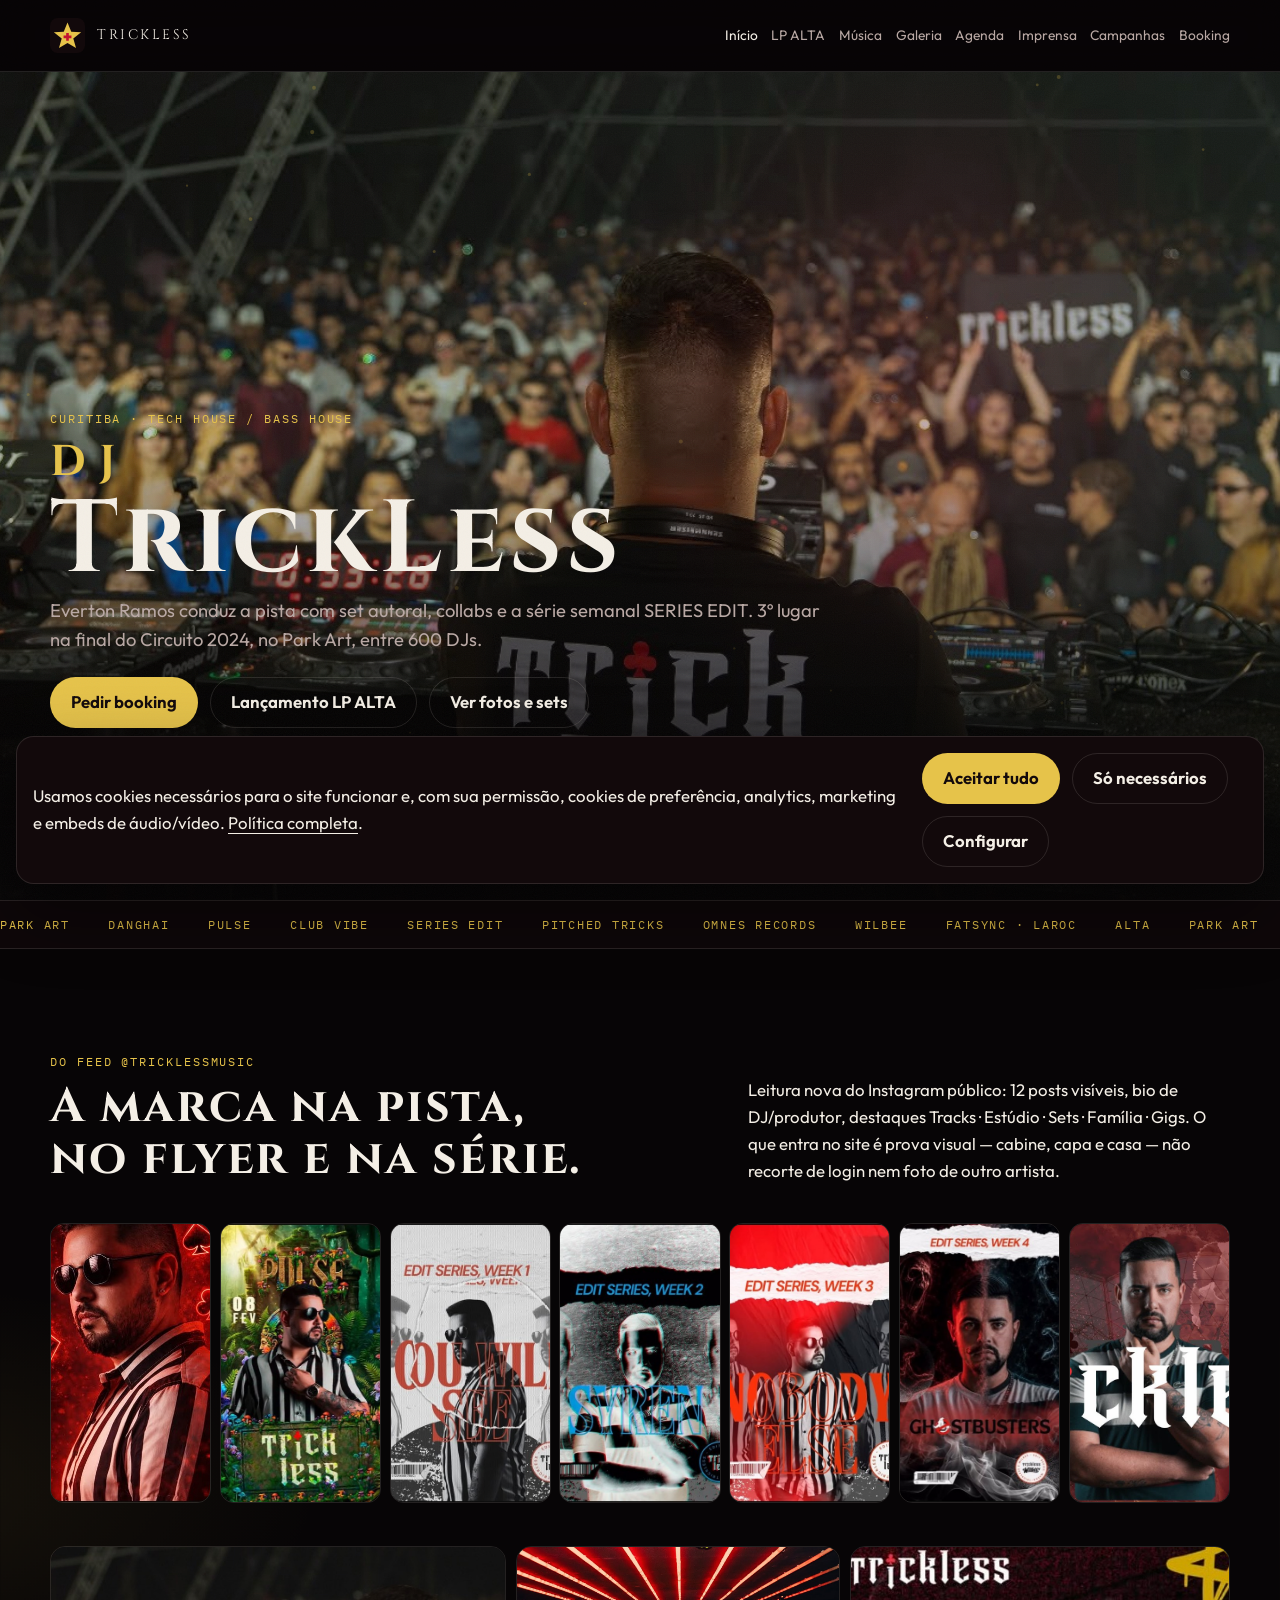
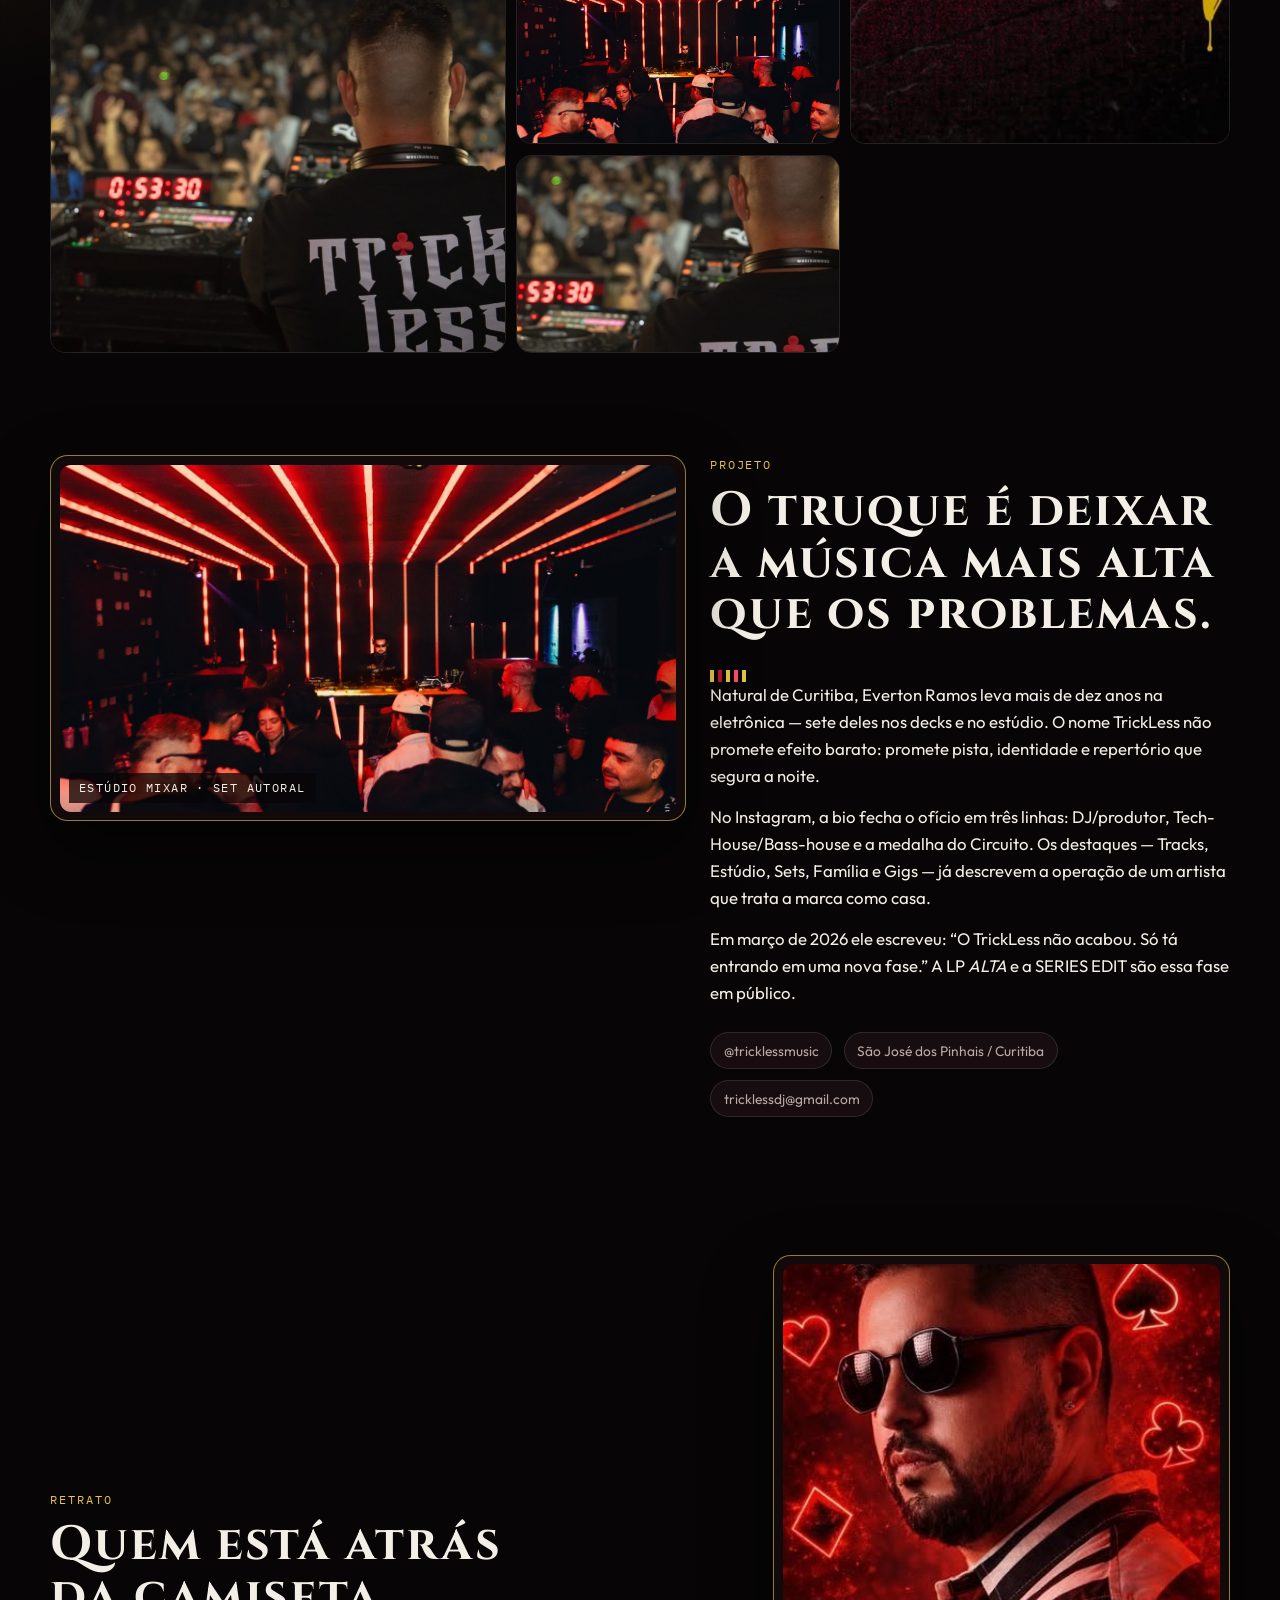
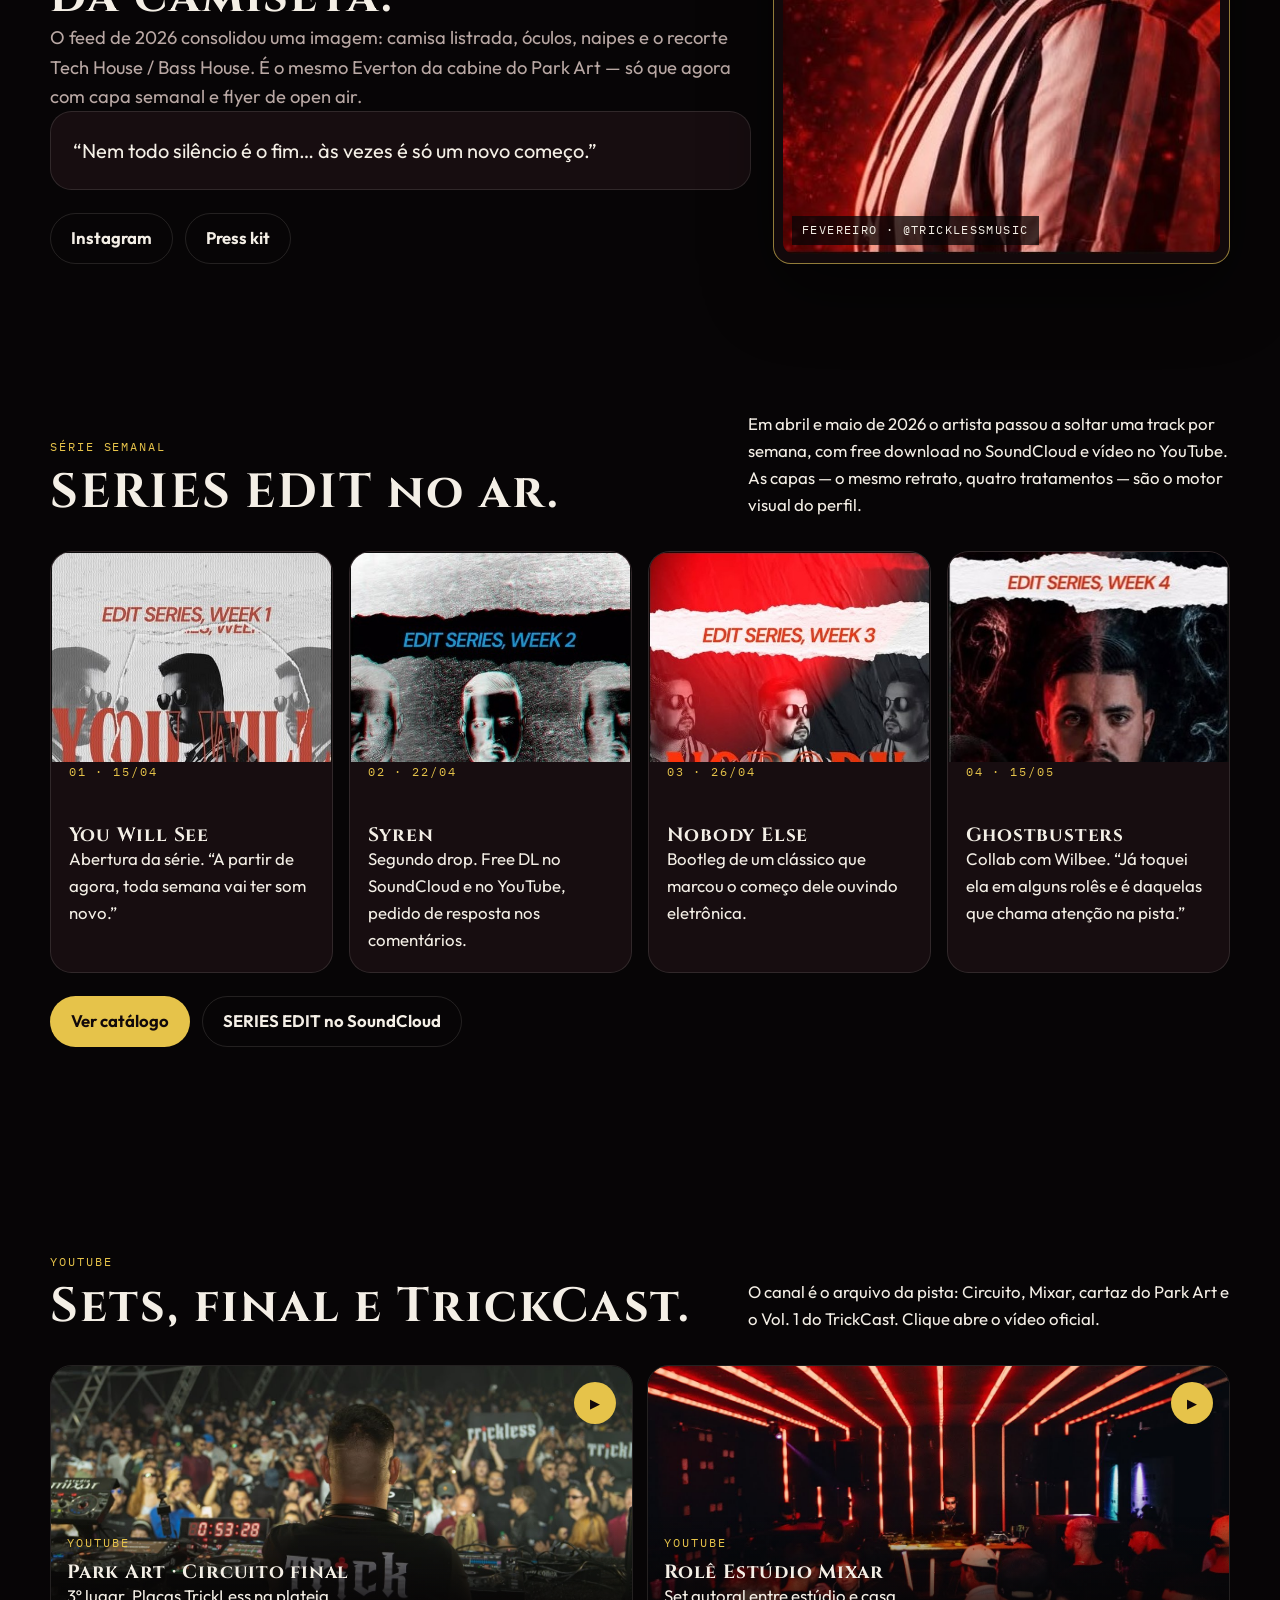
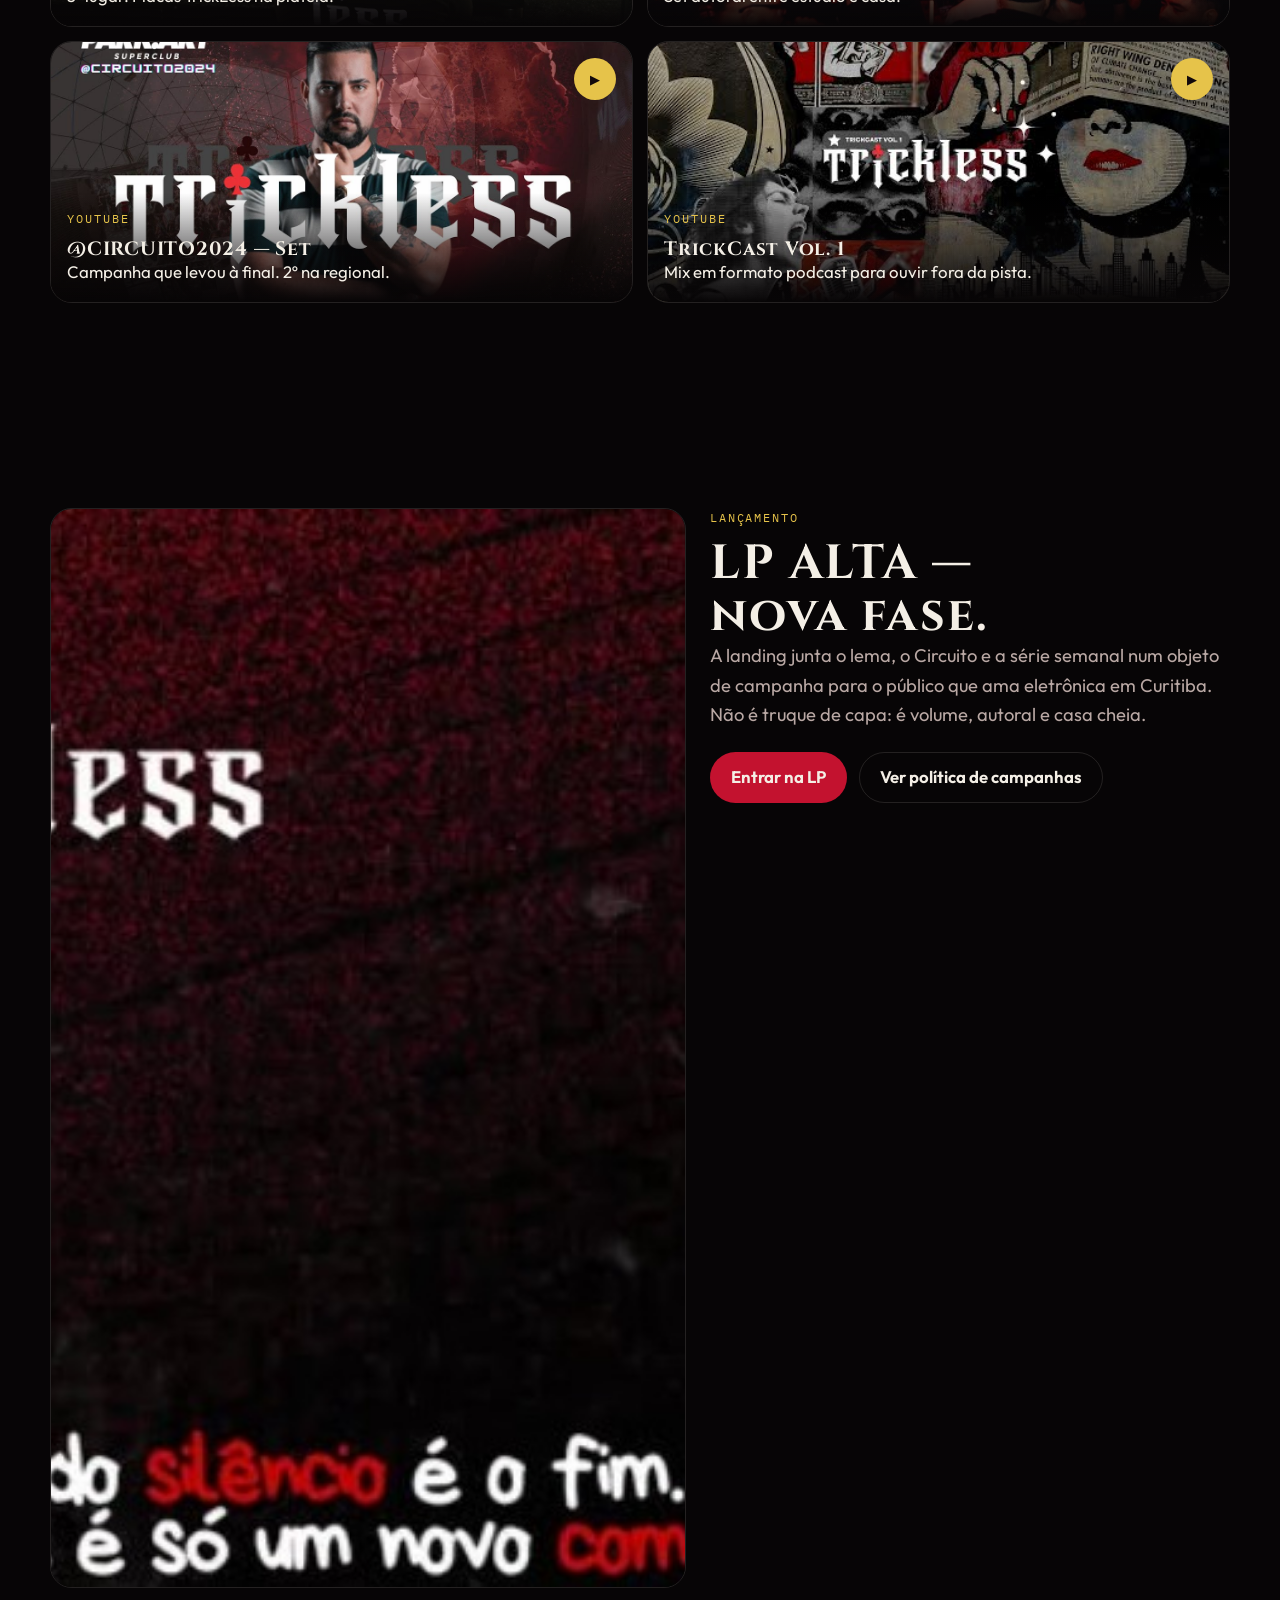
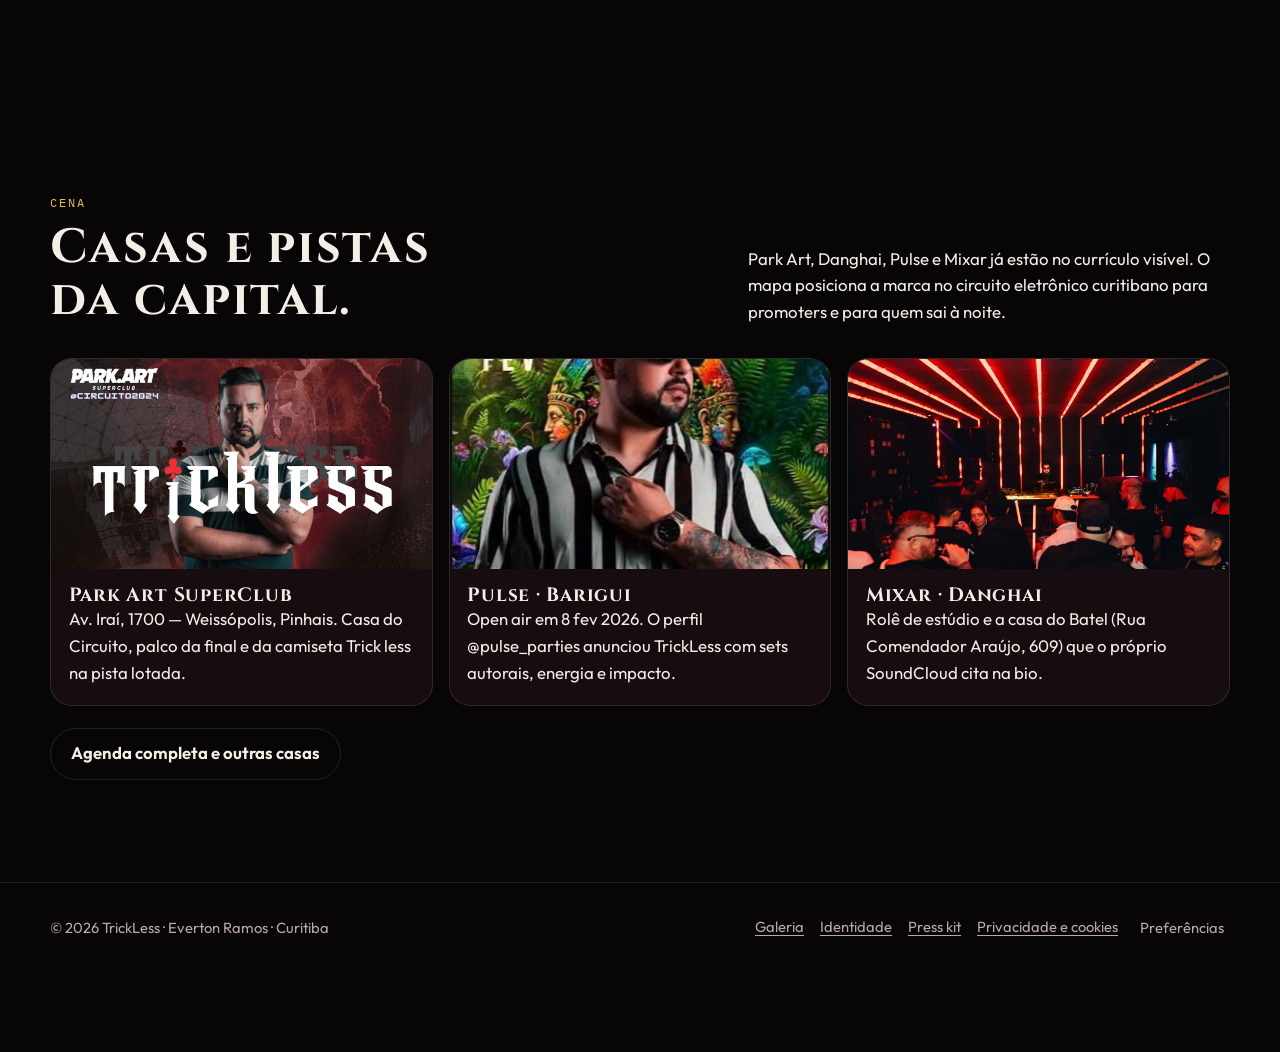
<file: index.html>
<!DOCTYPE html>
<html lang="pt-BR">
<head>
  <meta charset="utf-8">
  <meta name="viewport" content="width=device-width, initial-scale=1">
  <title>DJ TrickLess | Tech House e Bass House em Curitiba</title>
  <meta name="description" content="Everton Ramos é o TrickLess: DJ e produtor de Tech House e Bass House em Curitiba. 3º lugar no Circuito Park Art, SERIES EDIT, booking e LP ALTA.">
  <meta name="author" content="Everton Ramos / TrickLess">
  <meta name="robots" content="index,follow">
  <meta name="theme-color" content="#070506">
  <link rel="canonical" href="https://trickless.art/">
  <meta property="og:title" content="DJ TrickLess | Tech House e Bass House em Curitiba">
  <meta property="og:description" content="O truque é deixar a música mais alta que os problemas. Booking, press kit, SERIES EDIT e o lançamento da LP ALTA.">
  <meta property="og:image" content="assets/creatives/og-cover.jpg">
  <meta property="og:type" content="website">
  <meta property="og:locale" content="pt_BR">
  <meta name="twitter:card" content="summary_large_image">
  <link rel="icon" href="assets/brand/favicon.svg" type="image/svg+xml">
  <link rel="apple-touch-icon" href="assets/brand/apple-touch.png">
  <link rel="manifest" href="manifest.webmanifest">
  <link rel="preconnect" href="https://fonts.googleapis.com">
  <link rel="preconnect" href="https://fonts.gstatic.com" crossorigin>
  <link href="https://fonts.googleapis.com/css2?family=Cinzel:wght@600;700&family=IBM+Plex+Mono:wght@400;500&family=Outfit:wght@400;500;600;700&display=swap" rel="stylesheet">
  <link rel="stylesheet" href="css/styles.css">
  <script type="application/ld+json">
  {
    "@context": "https://schema.org",
    "@type": "MusicGroup",
    "name": "TrickLess",
    "alternateName": ["DJ TrickLess", "Everton Ramos", "tricklessmusic"],
    "genre": ["Tech House", "Bass House"],
    "foundingLocation": { "@type": "City", "name": "Curitiba" },
    "email": "tricklessdj@gmail.com",
    "sameAs": [
      "https://www.instagram.com/tricklessmusic/",
      "https://soundcloud.com/tricklessmusic",
      "https://linktr.ee/tricklessdj",
      "https://shotgun.live/pt-br/artists/tricklessmusic"
    ],
    "member": { "@type": "Person", "name": "Everton Ramos" },
    "description": "DJ e produtor de Tech House e Bass House baseado em Curitiba e São José dos Pinhais. 3º lugar no Circuito 2024 do Park Art."
  }
  </script>
</head>
<body>
  <a class="skip" href="#conteudo">Ir para o conteúdo</a>
  <header class="site-header">
    <div class="wrap">
      <a class="brand" href="index.html">
        <img src="assets/brand/favicon.svg" alt="">
        <span>TRICKLESS</span>
      </a>
      <button class="nav-toggle" type="button" data-nav-toggle aria-expanded="false" aria-controls="menu" aria-label="Abrir menu"><span></span></button>
      <nav class="nav" id="menu" data-nav aria-label="Principal">
        <a href="index.html" aria-current="page">Início</a>
        <a href="lp.html">LP ALTA</a>
        <a href="musica.html">Música</a>
        <a href="galeria.html">Galeria</a>
        <a href="agenda.html">Agenda</a>
        <a href="imprensa.html">Imprensa</a>
        <a href="campanhas.html">Campanhas</a>
        <a href="contato.html">Booking</a>
      </nav>
    </div>
  </header>

  <main id="conteudo">
    <section class="hero" aria-labelledby="hero-title">
      <div class="hero-media">
        <img src="assets/youtube/circuito-final.jpg" alt="TrickLess de costas para a pista lotada da final do Circuito no Park Art, camiseta Trick less, CDJs Pioneer e o público com placas do nome." width="1920" height="1080">
        <canvas data-hero-canvas aria-hidden="true" style="position:absolute;inset:0;width:100%;height:100%"></canvas>
      </div>
      <div class="wrap hero-copy">
        <p class="eyebrow">Curitiba · Tech House / Bass House</p>
        <h1 id="hero-title"><span>DJ</span>TrickLess</h1>
        <p class="lede">Everton Ramos conduz a pista com set autoral, collabs e a série semanal SERIES EDIT. 3º lugar na final do Circuito 2024, no Park Art, entre 600 DJs.</p>
        <div class="actions">
          <a class="btn" href="contato.html">Pedir booking</a>
          <a class="btn ghost" href="lp.html">Lançamento LP ALTA</a>
          <a class="btn ghost" href="galeria.html">Ver fotos e sets</a>
        </div>
        <div class="stat-row">
          <div class="stat"><strong>3º</strong><span>Circuito Park Art 2024</span></div>
          <div class="stat"><strong>100%</strong><span>sets autorais na seletiva</span></div>
          <div class="stat"><strong>1.162</strong><span>seguidores no Instagram</span></div>
          <div class="stat"><strong>CWB</strong><span>capital e região</span></div>
        </div>
      </div>
    </section>

    <div class="marquee" aria-hidden="true">
      <div class="marquee-track">
        <span>Park Art</span><span>Danghai</span><span>Pulse</span><span>Club Vibe</span><span>SERIES EDIT</span><span>Pitched Tricks</span><span>Omnes Records</span><span>Wilbee</span><span>FatSync · Laroc</span><span>ALTA</span>
        <span>Park Art</span><span>Danghai</span><span>Pulse</span><span>Club Vibe</span><span>SERIES EDIT</span><span>Pitched Tricks</span><span>Omnes Records</span><span>Wilbee</span><span>FatSync · Laroc</span><span>ALTA</span>
      </div>
    </div>

    <section class="section" aria-labelledby="feed-title" style="padding-bottom:1.5rem">
      <div class="wrap">
        <div class="section-head">
          <div>
            <p class="eyebrow">Do feed @tricklessmusic</p>
            <h2 id="feed-title">A marca na pista, no flyer e na série.</h2>
          </div>
          <p>Leitura nova do Instagram público: 12 posts visíveis, bio de DJ/produtor, destaques Tracks · Estúdio · Sets · Família · Gigs. O que entra no site é prova visual — cabine, capa e casa — não recorte de login nem foto de outro artista.</p>
        </div>
        <div class="film" role="list">
          <a class="zoom" href="assets/gallery/fevereiro.jpg" data-lightbox-src data-caption="Retrato de fevereiro · camisa listrada e naipes" role="listitem"><img src="assets/gallery/fevereiro.jpg" alt="TrickLess de perfil, óculos escuros e camisa listrada em fundo vermelho com naipes."></a>
          <a class="zoom" href="assets/gallery/pulse.jpg" data-lightbox-src data-caption="Pulse 2ª edição · 08 fev 2026" role="listitem"><img src="assets/gallery/pulse.jpg" alt="Flyer da Pulse com TrickLess à frente de um templo tropical."></a>
          <a class="zoom" href="assets/gallery/you-will-see.jpg" data-lightbox-src data-caption="SERIES EDIT 01 · You Will See" role="listitem"><img src="assets/gallery/you-will-see.jpg" alt="Capa You Will See, week 1 da SERIES EDIT."></a>
          <a class="zoom" href="assets/gallery/syren.jpg" data-lightbox-src data-caption="SERIES EDIT 02 · Syren" role="listitem"><img src="assets/gallery/syren.jpg" alt="Capa Syren, week 2 da SERIES EDIT."></a>
          <a class="zoom" href="assets/gallery/nobody-else.jpg" data-lightbox-src data-caption="SERIES EDIT 03 · Nobody Else" role="listitem"><img src="assets/gallery/nobody-else.jpg" alt="Capa Nobody Else, week 3 da SERIES EDIT."></a>
          <a class="zoom" href="assets/gallery/ghostbusters.jpg" data-lightbox-src data-caption="SERIES EDIT 04 · Ghostbusters com Wilbee" role="listitem"><img src="assets/gallery/ghostbusters.jpg" alt="Capa Ghostbusters, collab TrickLess e Wilbee."></a>
          <a class="zoom" href="assets/youtube/circuito-set.jpg" data-lightbox-src data-caption="Park Art · Circuito 2024" role="listitem"><img src="assets/youtube/circuito-set.jpg" alt="Cartaz TrickLess para o Circuito 2024 no Park Art SuperClub."></a>
        </div>
      </div>
    </section>

    <section class="section" style="padding-top:0">
      <div class="wrap">
        <div class="collage">
          <a class="span-2 zoom" href="assets/photos/pista-circuito.jpg" data-lightbox-src data-caption="Final do Circuito · braço no alto, pista cheia">
            <img src="assets/photos/pista-circuito.jpg" alt="TrickLess de costas, braço direito no alto, pista do Park Art lotada.">
          </a>
          <a class="zoom" href="assets/youtube/mixar.jpg" data-lightbox-src data-caption="Rolê Estúdio Mixar">
            <img src="assets/youtube/mixar.jpg" alt="TrickLess na cabine do Mixar, teto de LEDs vermelhos e pista em volta.">
          </a>
          <a class="zoom" href="assets/photos/nova-fase-art.jpg" data-lightbox-src data-caption="Nova fase · março 2026">
            <img src="assets/photos/nova-fase-art.jpg" alt="Arte Nova Fase: TrickLess, estrela dourada e a frase Nem todo silêncio é o fim.">
          </a>
          <a class="zoom" href="assets/youtube/circuito-final.jpg" data-lightbox-src data-caption="Cabine da final, placas TrickLess na plateia">
            <img src="assets/creatives/retrato-pista.jpg" alt="Close da camiseta Trick less na cabine, cronômetro 0:53:30 e o público.">
          </a>
        </div>
      </div>
    </section>

    <section class="section" style="padding-top:0">
      <div class="wrap split">
        <figure class="frame">
          <img src="assets/youtube/mixar.jpg" alt="Vista da pista do Mixar: LEDs vermelhos no teto, TrickLess ao centro da cabine, público encostado no deck." width="1280" height="720">
          <figcaption>Estúdio Mixar · set autoral</figcaption>
        </figure>
        <div>
          <p class="eyebrow">Projeto</p>
          <h2>O truque é deixar a música mais alta que os problemas.</h2>
          <div class="eq" aria-hidden="true"><i></i><i></i><i></i><i></i><i></i></div>
          <p>Natural de Curitiba, Everton Ramos leva mais de dez anos na eletrônica — sete deles nos decks e no estúdio. O nome TrickLess não promete efeito barato: promete pista, identidade e repertório que segura a noite.</p>
          <p>No Instagram, a bio fecha o ofício em três linhas: DJ/produtor, Tech-House/Bass-house e a medalha do Circuito. Os destaques — Tracks, Estúdio, Sets, Família e Gigs — já descrevem a operação de um artista que trata a marca como casa.</p>
          <p>Em março de 2026 ele escreveu: “O TrickLess não acabou. Só tá entrando em uma nova fase.” A LP <em>ALTA</em> e a SERIES EDIT são essa fase em público.</p>
          <div class="chip-row">
            <span class="chip">@tricklessmusic</span>
            <span class="chip">São José dos Pinhais / Curitiba</span>
            <span class="chip">tricklessdj@gmail.com</span>
          </div>
        </div>
      </div>
    </section>

    <section class="section" style="padding-top:0">
      <div class="wrap">
        <div class="hero-editorial">
          <div>
            <p class="eyebrow">Retrato</p>
            <h2>Quem está atrás da camiseta.</h2>
            <p class="lede">O feed de 2026 consolidou uma imagem: camisa listrada, óculos, naipes e o recorte Tech House / Bass House. É o mesmo Everton da cabine do Park Art — só que agora com capa semanal e flyer de open air.</p>
            <blockquote class="quote">“Nem todo silêncio é o fim… às vezes é só um novo começo.”</blockquote>
            <div class="actions">
              <a class="btn ghost" href="https://www.instagram.com/tricklessmusic/" rel="noopener noreferrer">Instagram</a>
              <a class="btn ghost" href="imprensa.html">Press kit</a>
            </div>
          </div>
          <figure class="frame portrait">
            <img src="assets/gallery/fevereiro.jpg" alt="Retrato editorial de TrickLess de perfil, óculos escuros, camisa listrada e naipes neon.">
            <figcaption>Fevereiro · @tricklessmusic</figcaption>
          </figure>
        </div>
      </div>
    </section>

    <section class="section" style="padding-top:0">
      <div class="wrap">
        <div class="section-head">
          <div>
            <p class="eyebrow">Série semanal</p>
            <h2>SERIES EDIT no ar.</h2>
          </div>
          <p>Em abril e maio de 2026 o artista passou a soltar uma track por semana, com free download no SoundCloud e vídeo no YouTube. As capas — o mesmo retrato, quatro tratamentos — são o motor visual do perfil.</p>
        </div>
        <div class="grid-4 cover-grid">
          <article class="card shot reveal">
            <img src="assets/gallery/you-will-see.jpg" alt="Capa You Will See.">
            <p class="kicker">01 · 15/04</p>
            <h3>You Will See</h3>
            <p>Abertura da série. “A partir de agora, toda semana vai ter som novo.”</p>
          </article>
          <article class="card shot reveal">
            <img src="assets/gallery/syren.jpg" alt="Capa Syren.">
            <p class="kicker">02 · 22/04</p>
            <h3>Syren</h3>
            <p>Segundo drop. Free DL no SoundCloud e no YouTube, pedido de resposta nos comentários.</p>
          </article>
          <article class="card shot reveal">
            <img src="assets/gallery/nobody-else.jpg" alt="Capa Nobody Else.">
            <p class="kicker">03 · 26/04</p>
            <h3>Nobody Else</h3>
            <p>Bootleg de um clássico que marcou o começo dele ouvindo eletrônica.</p>
          </article>
          <article class="card shot reveal">
            <img src="assets/gallery/ghostbusters.jpg" alt="Capa Ghostbusters.">
            <p class="kicker">04 · 15/05</p>
            <h3>Ghostbusters</h3>
            <p>Collab com Wilbee. “Já toquei ela em alguns rolês e é daquelas que chama atenção na pista.”</p>
          </article>
        </div>
        <div class="actions">
          <a class="btn" href="musica.html">Ver catálogo</a>
          <a class="btn ghost" href="https://on.soundcloud.com/jz6PVuJNOz5PpD59xj" rel="noopener noreferrer">SERIES EDIT no SoundCloud</a>
        </div>
      </div>
    </section>

    <section class="section">
      <div class="wrap">
        <div class="section-head">
          <div>
            <p class="eyebrow">YouTube</p>
            <h2>Sets, final e TrickCast.</h2>
          </div>
          <p>O canal é o arquivo da pista: Circuito, Mixar, cartaz do Park Art e o Vol. 1 do TrickCast. Clique abre o vídeo oficial.</p>
        </div>
        <div class="video-grid">
          <a class="video-card zoom" href="https://youtu.be/zRgaQLx3PXg" rel="noopener noreferrer">
            <img src="assets/youtube/circuito-final.jpg" alt="Still da final do Circuito no Park Art.">
            <span class="play-dot" aria-hidden="true">▶</span>
            <div>
              <p class="kicker">YouTube</p>
              <h3>Park Art · Circuito final</h3>
              <p>3º lugar. Placas TrickLess na plateia.</p>
            </div>
          </a>
          <a class="video-card zoom" href="https://youtu.be/YVIL2GOKNJg" rel="noopener noreferrer">
            <img src="assets/youtube/mixar.jpg" alt="Still do set no Estúdio Mixar.">
            <span class="play-dot" aria-hidden="true">▶</span>
            <div>
              <p class="kicker">YouTube</p>
              <h3>Rolê Estúdio Mixar</h3>
              <p>Set autoral entre estúdio e casa.</p>
            </div>
          </a>
          <a class="video-card zoom" href="https://www.youtube.com/watch?v=dW5OBZK8n5g" rel="noopener noreferrer">
            <img src="assets/youtube/circuito-set.jpg" alt="Thumb do set @CIRCUITO2024.">
            <span class="play-dot" aria-hidden="true">▶</span>
            <div>
              <p class="kicker">YouTube</p>
              <h3>@CIRCUITO2024 — Set</h3>
              <p>Campanha que levou à final. 2º na regional.</p>
            </div>
          </a>
          <a class="video-card zoom" href="https://youtu.be/O6XC5POo_Rs" rel="noopener noreferrer">
            <img src="assets/youtube/trickcast.jpg" alt="Capa TrickCast Vol. 1.">
            <span class="play-dot" aria-hidden="true">▶</span>
            <div>
              <p class="kicker">YouTube</p>
              <h3>TrickCast Vol. 1</h3>
              <p>Mix em formato podcast para ouvir fora da pista.</p>
            </div>
          </a>
        </div>
      </div>
    </section>

    <section class="section">
      <div class="wrap split">
        <img class="photo" src="assets/photos/nova-fase-art.jpg" alt="Arte Nova Fase com a estrela dourada e a frase Nem todo silêncio é o fim." width="1080" height="1080">
        <div>
          <p class="eyebrow">Lançamento</p>
          <h2>LP ALTA — nova fase.</h2>
          <p class="lede">A landing junta o lema, o Circuito e a série semanal num objeto de campanha para o público que ama eletrônica em Curitiba. Não é truque de capa: é volume, autoral e casa cheia.</p>
          <div class="actions">
            <a class="btn ember" href="lp.html">Entrar na LP</a>
            <a class="btn ghost" href="campanhas.html">Ver política de campanhas</a>
          </div>
        </div>
      </div>
    </section>

    <section class="section">
      <div class="wrap">
        <div class="section-head">
          <div>
            <p class="eyebrow">Cena</p>
            <h2>Casas e pistas da capital.</h2>
          </div>
          <p>Park Art, Danghai, Pulse e Mixar já estão no currículo visível. O mapa posiciona a marca no circuito eletrônico curitibano para promoters e para quem sai à noite.</p>
        </div>
        <div class="grid-3">
          <article class="card shot">
            <img src="assets/youtube/circuito-set.jpg" alt="Cartaz TrickLess no Park Art SuperClub.">
            <h3>Park Art SuperClub</h3>
            <p>Av. Iraí, 1700 — Weissópolis, Pinhais. Casa do Circuito, palco da final e da camiseta Trick less na pista lotada.</p>
          </article>
          <article class="card shot">
            <img src="assets/gallery/pulse.jpg" alt="Flyer TrickLess na Pulse.">
            <h3>Pulse · Barigui</h3>
            <p>Open air em 8 fev 2026. O perfil @pulse_parties anunciou TrickLess com sets autorais, energia e impacto.</p>
          </article>
          <article class="card shot">
            <img src="assets/youtube/mixar.jpg" alt="Cabine do Mixar com LEDs vermelhos.">
            <h3>Mixar · Danghai</h3>
            <p>Rolê de estúdio e a casa do Batel (Rua Comendador Araújo, 609) que o próprio SoundCloud cita na bio.</p>
          </article>
        </div>
        <div class="actions"><a class="btn ghost" href="agenda.html">Agenda completa e outras casas</a></div>
      </div>
    </section>
  </main>

  <footer class="site-footer">
    <div class="wrap">
      <p>© <span data-year>2026</span> TrickLess · Everton Ramos · Curitiba</p>
      <nav aria-label="Rodapé">
        <a href="galeria.html">Galeria</a>
        <a href="identidade.html">Identidade</a>
        <a href="imprensa.html">Press kit</a>
        <a href="privacidade.html">Privacidade e cookies</a>
        <button type="button" data-consent-open>Preferências</button>
      </nav>
    </div>
  </footer>

  <div class="lightbox" data-lightbox role="dialog" aria-modal="true" aria-label="Foto ampliada">
    <button type="button" data-lightbox-close aria-label="Fechar">Fechar</button>
    <figure>
      <img alt="">
      <figcaption data-lightbox-caption></figcaption>
    </figure>
  </div>

  <div class="consent-bar" data-consent-bar hidden>
    <p>Usamos cookies necessários para o site funcionar e, com sua permissão, cookies de preferência, analytics, marketing e embeds de áudio/vídeo. <a href="privacidade.html">Política completa</a>.</p>
    <div class="actions" style="margin:0">
      <button class="btn" type="button" data-consent-accept>Aceitar tudo</button>
      <button class="btn ghost" type="button" data-consent-reject>Só necessários</button>
      <button class="btn ghost" type="button" data-consent-open>Configurar</button>
    </div>
  </div>
  <div class="consent-panel" data-consent-panel hidden role="dialog" aria-labelledby="consent-title">
    <h2 id="consent-title" tabindex="-1">Permissões e cookies</h2>
    <form data-consent-form>
      <div class="switch"><div><strong>Necessários</strong><p class="muted">Sessão, segurança, consentimento.</p></div><input type="checkbox" data-consent="necessary" checked disabled></div>
      <div class="switch"><div><strong>Preferências</strong><p class="muted">Idioma e rascunho de booking no seu aparelho.</p></div><input type="checkbox" data-consent="preferences"></div>
      <div class="switch"><div><strong>Analytics</strong><p class="muted">Métricas agregadas de audiência. Off por padrão.</p></div><input type="checkbox" data-consent="analytics"></div>
      <div class="switch"><div><strong>Marketing</strong><p class="muted">Pixels e campanhas pagas. Off por padrão.</p></div><input type="checkbox" data-consent="marketing"></div>
      <div class="switch"><div><strong>Embeds</strong><p class="muted">SoundCloud, YouTube e Instagram.</p></div><input type="checkbox" data-consent="embeds"></div>
      <div class="actions">
        <button class="btn" type="submit">Salvar escolhas</button>
        <button class="btn ghost" type="button" data-consent-close>Fechar</button>
      </div>
    </form>
  </div>
  <script src="js/cookies.js"></script>
  <script src="js/site.js"></script>
</body>
</html>
</file>
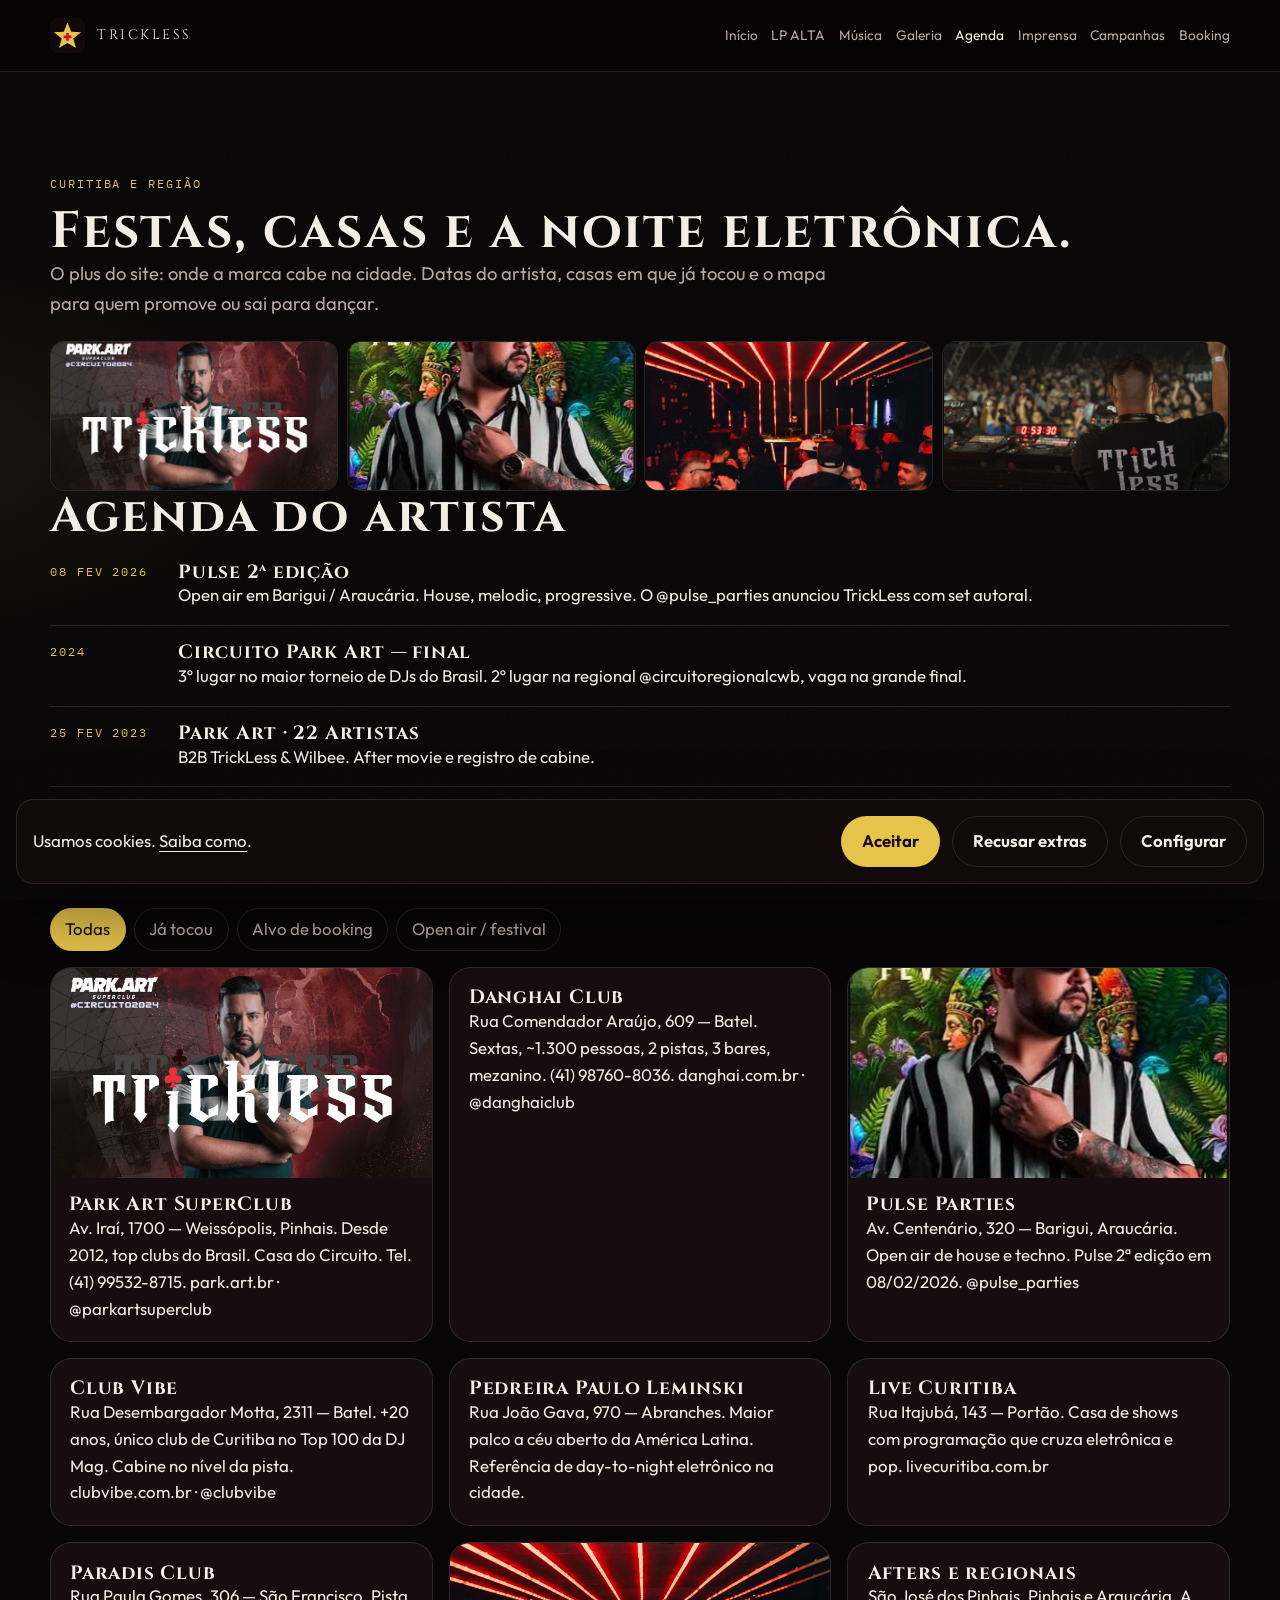
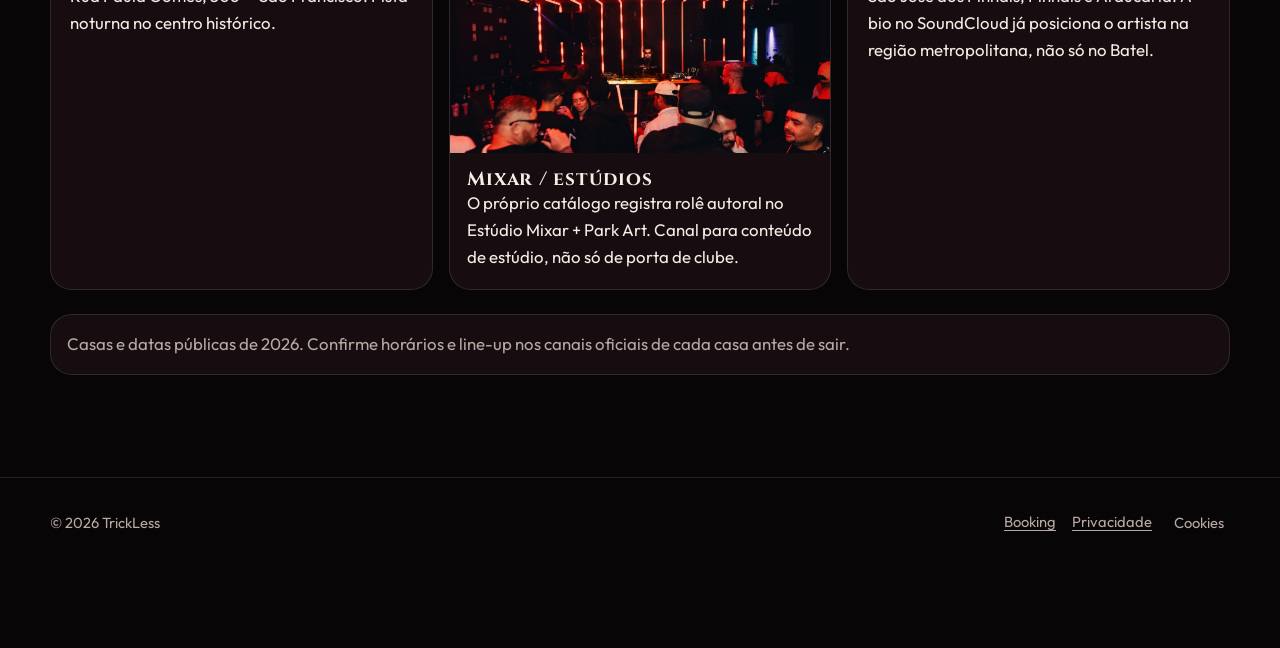
<file: agenda.html>
<!DOCTYPE html>
<html lang="pt-BR">
<head>
  <meta charset="utf-8">
  <meta name="viewport" content="width=device-width, initial-scale=1">
  <title>Agenda e casas | TrickLess em Curitiba</title>
  <meta name="description" content="Agenda TrickLess, Pulse, Circuito Park Art e o mapa das baladas eletrônicas de Curitiba: Park Art, Danghai, Club Vibe, Pedreira e mais.">
  <link rel="canonical" href="https://trickless.art/agenda.html">
  <link rel="icon" href="assets/brand/favicon.svg" type="image/svg+xml">
  <link rel="preconnect" href="https://fonts.googleapis.com">
  <link rel="preconnect" href="https://fonts.gstatic.com" crossorigin>
  <link href="https://fonts.googleapis.com/css2?family=Cinzel:wght@600;700&family=IBM+Plex+Mono:wght@400;500&family=Outfit:wght@400;500;600;700&display=swap" rel="stylesheet">
  <link rel="stylesheet" href="css/styles.css">
</head>
<body>
  <a class="skip" href="#conteudo">Ir para o conteúdo</a>
  <header class="site-header">
    <div class="wrap">
      <a class="brand" href="index.html"><img src="assets/brand/favicon.svg" alt=""><span>TRICKLESS</span></a>
      <button class="nav-toggle" type="button" data-nav-toggle aria-expanded="false" aria-controls="menu" aria-label="Abrir menu"><span></span></button>
      <nav class="nav" id="menu" data-nav aria-label="Principal">
        <a href="index.html">Início</a>
        <a href="lp.html">LP ALTA</a>
        <a href="musica.html">Música</a>
        <a href="galeria.html">Galeria</a>
        <a href="agenda.html" aria-current="page">Agenda</a>
        <a href="imprensa.html">Imprensa</a>
        <a href="campanhas.html">Campanhas</a>
        <a href="contato.html">Booking</a>
      </nav>
    </div>
  </header>
  <main id="conteudo" class="section">
    <div class="wrap">
      <p class="eyebrow">Curitiba e região</p>
      <h1>Festas, casas e a noite eletrônica.</h1>
      <p class="lede">O plus do site: onde a marca cabe na cidade. Datas do artista, casas em que já tocou e o mapa para quem promove ou sai para dançar.</p>
      <div class="page-strip">
        <img src="assets/youtube/circuito-set.jpg" alt="Cartaz TrickLess no Park Art.">
        <img src="assets/gallery/pulse.jpg" alt="Flyer TrickLess na Pulse.">
        <img src="assets/youtube/mixar.jpg" alt="Cabine do Mixar.">
        <img src="assets/photos/pista-circuito.jpg" alt="Pista do Circuito.">
      </div>

      <h2>Agenda do artista</h2>
      <div class="timeline" style="margin:1.2rem 0 2.5rem">
        <article><p class="kicker">08 fev 2026</p><div><h3>Pulse 2ª edição</h3><p>Open air em Barigui / Araucária. House, melodic, progressive. O @pulse_parties anunciou TrickLess com set autoral.</p></div></article>
        <article><p class="kicker">2024</p><div><h3>Circuito Park Art — final</h3><p>3º lugar no maior torneio de DJs do Brasil. 2º lugar na regional @circuitoregionalcwb, vaga na grande final.</p></div></article>
        <article><p class="kicker">25 fev 2023</p><div><h3>Park Art · 22 Artistas</h3><p>B2B TrickLess &amp; Wilbee. After movie e registro de cabine.</p></div></article>
        <article><p class="kicker">Agora</p><div><h3>Booking aberto</h3><p>Capital, São José dos Pinhais, Pinhais e região. Casas, afters, open air e festival. <a href="contato.html">Pedir data</a>.</p></div></article>
      </div>

      <div class="filters" data-filters>
        <button type="button" data-filter="todos" aria-pressed="true">Todas</button>
        <button type="button" data-filter="tocou">Já tocou</button>
        <button type="button" data-filter="alvo">Alvo de booking</button>
        <button type="button" data-filter="openair">Open air / festival</button>
      </div>
      <div class="grid-3">
        <article class="card shot" data-kind="tocou">
          <img src="assets/youtube/circuito-set.jpg" alt="Cartaz TrickLess no Park Art SuperClub.">
          <h3>Park Art SuperClub</h3>
          <p>Av. Iraí, 1700 — Weissópolis, Pinhais. Desde 2012, top clubs do Brasil. Casa do Circuito. Tel. (41) 99532-8715. park.art.br · @parkartsuperclub</p>
        </article>
        <article class="card" data-kind="tocou">
          <h3>Danghai Club</h3>
          <p>Rua Comendador Araújo, 609 — Batel. Sextas, ~1.300 pessoas, 2 pistas, 3 bares, mezanino. (41) 98760-8036. danghai.com.br · @danghaiclub</p>
        </article>
        <article class="card shot" data-kind="tocou">
          <img src="assets/gallery/pulse.jpg" alt="Flyer TrickLess na Pulse 2ª edição.">
          <h3>Pulse Parties</h3>
          <p>Av. Centenário, 320 — Barigui, Araucária. Open air de house e techno. Pulse 2ª edição em 08/02/2026. @pulse_parties</p>
        </article>
        <article class="card" data-kind="alvo">
          <h3>Club Vibe</h3>
          <p>Rua Desembargador Motta, 2311 — Batel. +20 anos, único club de Curitiba no Top 100 da DJ Mag. Cabine no nível da pista. clubvibe.com.br · @clubvibe</p>
        </article>
        <article class="card" data-kind="openair">
          <h3>Pedreira Paulo Leminski</h3>
          <p>Rua João Gava, 970 — Abranches. Maior palco a céu aberto da América Latina. Referência de day-to-night eletrônico na cidade.</p>
        </article>
        <article class="card" data-kind="alvo">
          <h3>Live Curitiba</h3>
          <p>Rua Itajubá, 143 — Portão. Casa de shows com programação que cruza eletrônica e pop. livecuritiba.com.br</p>
        </article>
        <article class="card" data-kind="alvo">
          <h3>Paradis Club</h3>
          <p>Rua Paula Gomes, 306 — São Francisco. Pista noturna no centro histórico.</p>
        </article>
        <article class="card shot" data-kind="alvo">
          <img src="assets/youtube/mixar.jpg" alt="TrickLess no Estúdio Mixar.">
          <h3>Mixar / estúdios</h3>
          <p>O próprio catálogo registra rolê autoral no Estúdio Mixar + Park Art. Canal para conteúdo de estúdio, não só de porta de clube.</p>
        </article>
        <article class="card" data-kind="alvo">
          <h3>Afters e regionais</h3>
          <p>São José dos Pinhais, Pinhais e Araucária. A bio no SoundCloud já posiciona o artista na região metropolitana, não só no Batel.</p>
        </article>
      </div>
      <p class="notice" style="margin-top:1.5rem">Casas e datas públicas de 2026. Confirme horários e line-up nos canais oficiais de cada casa antes de sair.</p>
    </div>
  </main>
  <footer class="site-footer">
    <div class="wrap">
      <p>© <span data-year>2026</span> TrickLess</p>
      <nav aria-label="Rodapé"><a href="contato.html">Booking</a><a href="privacidade.html">Privacidade</a><button type="button" data-consent-open>Cookies</button></nav>
    </div>
  </footer>
  <div class="consent-bar" data-consent-bar hidden>
    <p>Usamos cookies. <a href="privacidade.html">Saiba como</a>.</p>
    <div class="actions" style="margin:0">
      <button class="btn" type="button" data-consent-accept>Aceitar</button>
      <button class="btn ghost" type="button" data-consent-reject>Recusar extras</button>
      <button class="btn ghost" type="button" data-consent-open>Configurar</button>
    </div>
  </div>
  <div class="consent-panel" data-consent-panel hidden role="dialog" aria-labelledby="consent-title">
    <h2 id="consent-title" tabindex="-1">Permissões</h2>
    <form data-consent-form>
      <div class="switch"><div><strong>Necessários</strong></div><input type="checkbox" data-consent="necessary" checked disabled></div>
      <div class="switch"><div><strong>Preferências</strong></div><input type="checkbox" data-consent="preferences"></div>
      <div class="switch"><div><strong>Analytics</strong></div><input type="checkbox" data-consent="analytics"></div>
      <div class="switch"><div><strong>Marketing</strong></div><input type="checkbox" data-consent="marketing"></div>
      <div class="switch"><div><strong>Embeds</strong></div><input type="checkbox" data-consent="embeds"></div>
      <div class="actions"><button class="btn" type="submit">Salvar</button><button class="btn ghost" type="button" data-consent-close>Fechar</button></div>
    </form>
  </div>
  <script src="js/cookies.js"></script>
  <script src="js/site.js"></script>
</body>
</html>
</file>
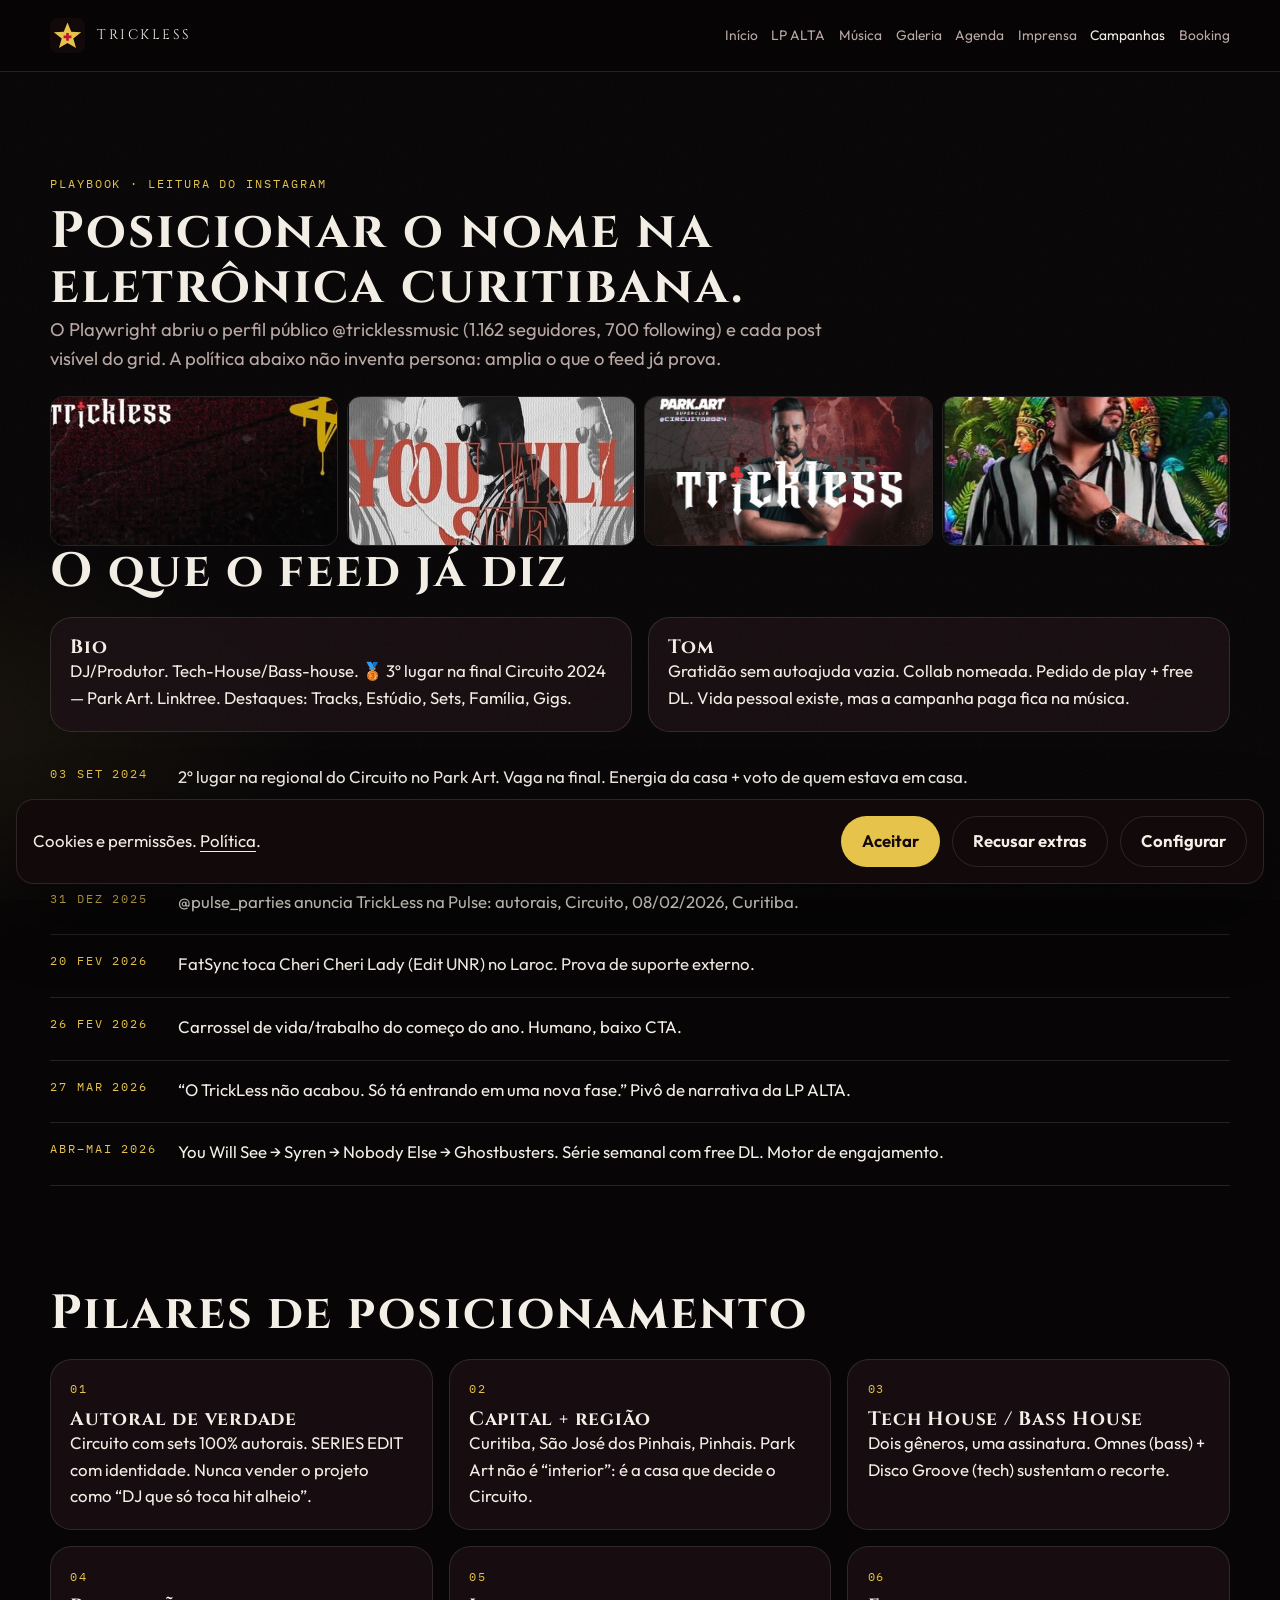
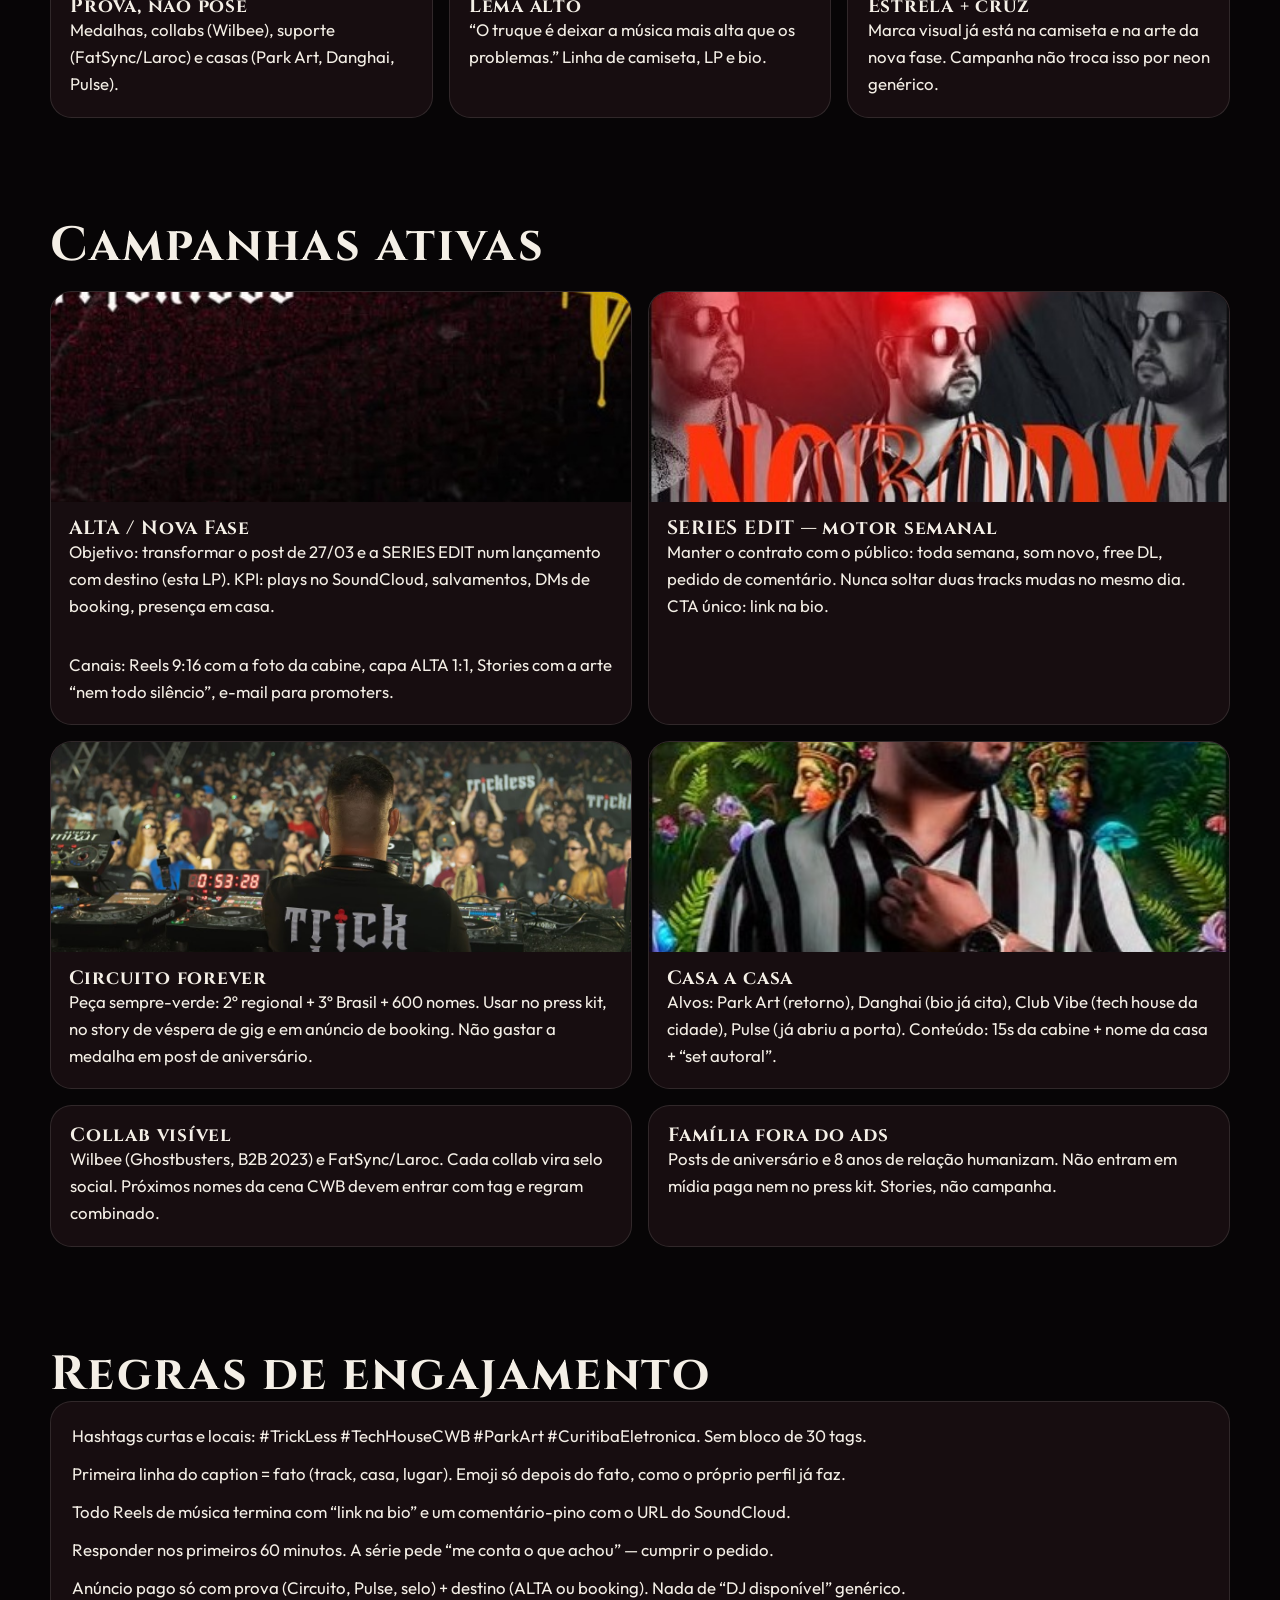
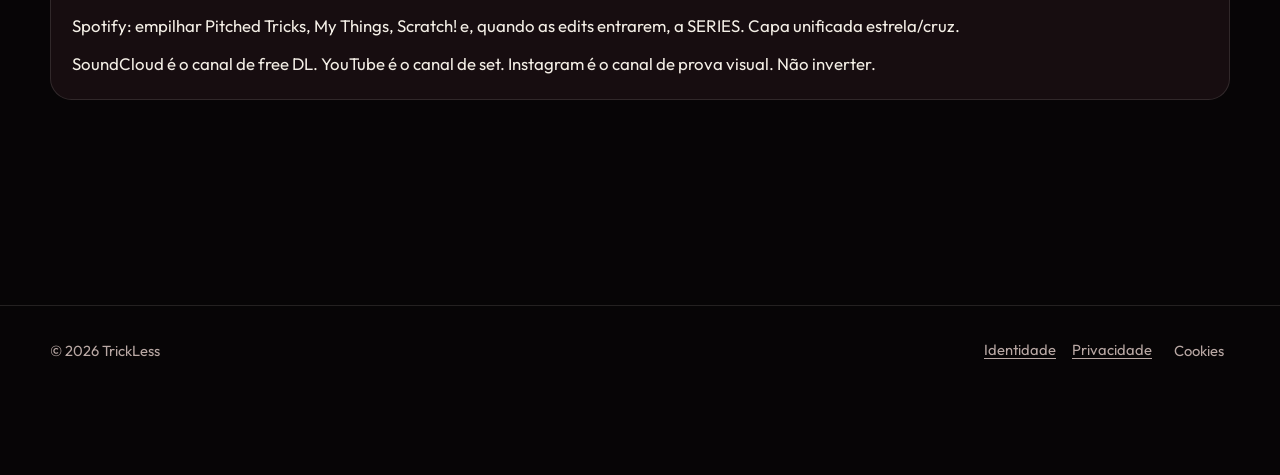
<file: campanhas.html>
<!DOCTYPE html>
<html lang="pt-BR">
<head>
  <meta charset="utf-8">
  <meta name="viewport" content="width=device-width, initial-scale=1">
  <title>Campanhas de posicionamento | TrickLess Curitiba</title>
  <meta name="description" content="Políticas de campanha TrickLess extraídas do Instagram @tricklessmusic: SERIES EDIT, Circuito, Nova Fase, collabs e booking no circuito eletrônico de Curitiba.">
  <link rel="canonical" href="https://trickless.art/campanhas.html">
  <link rel="icon" href="assets/brand/favicon.svg" type="image/svg+xml">
  <link rel="preconnect" href="https://fonts.googleapis.com">
  <link rel="preconnect" href="https://fonts.gstatic.com" crossorigin>
  <link href="https://fonts.googleapis.com/css2?family=Cinzel:wght@600;700&family=IBM+Plex+Mono:wght@400;500&family=Outfit:wght@400;500;600;700&display=swap" rel="stylesheet">
  <link rel="stylesheet" href="css/styles.css">
</head>
<body>
  <a class="skip" href="#conteudo">Ir para o conteúdo</a>
  <header class="site-header">
    <div class="wrap">
      <a class="brand" href="index.html"><img src="assets/brand/favicon.svg" alt=""><span>TRICKLESS</span></a>
      <button class="nav-toggle" type="button" data-nav-toggle aria-expanded="false" aria-controls="menu" aria-label="Abrir menu"><span></span></button>
      <nav class="nav" id="menu" data-nav aria-label="Principal">
        <a href="index.html">Início</a>
        <a href="lp.html">LP ALTA</a>
        <a href="musica.html">Música</a>
        <a href="galeria.html">Galeria</a>
        <a href="agenda.html">Agenda</a>
        <a href="imprensa.html">Imprensa</a>
        <a href="campanhas.html" aria-current="page">Campanhas</a>
        <a href="contato.html">Booking</a>
      </nav>
    </div>
  </header>
  <main id="conteudo" class="section">
    <div class="wrap">
      <p class="eyebrow">Playbook · leitura do Instagram</p>
      <h1>Posicionar o nome na eletrônica curitibana.</h1>
      <p class="lede">O Playwright abriu o perfil público @tricklessmusic (1.162 seguidores, 700 following) e cada post visível do grid. A política abaixo não inventa persona: amplia o que o feed já prova.</p>
      <div class="page-strip">
        <img src="assets/photos/nova-fase-art.jpg" alt="Arte Nova Fase.">
        <img src="assets/gallery/you-will-see.jpg" alt="Capa You Will See.">
        <img src="assets/youtube/circuito-set.jpg" alt="Cartaz Circuito.">
        <img src="assets/gallery/pulse.jpg" alt="Flyer Pulse.">
      </div>

      <section>
        <h2>O que o feed já diz</h2>
        <div class="grid-2" style="margin:1.2rem 0 2rem">
          <article class="card">
            <h3>Bio</h3>
            <p>DJ/Produtor. Tech-House/Bass-house. 🥉 3º lugar na final Circuito 2024 — Park Art. Linktree. Destaques: Tracks, Estúdio, Sets, Família, Gigs.</p>
          </article>
          <article class="card">
            <h3>Tom</h3>
            <p>Gratidão sem autoajuda vazia. Collab nomeada. Pedido de play + free DL. Vida pessoal existe, mas a campanha paga fica na música.</p>
          </article>
        </div>
        <div class="timeline">
          <article><p class="kicker">03 set 2024</p><div><p>2º lugar na regional do Circuito no Park Art. Vaga na final. Energia da casa + voto de quem estava em casa.</p></div></article>
          <article><p class="kicker">30 nov 2025</p><div><p>Um ano depois: “Conquistei o 3º lugar no maior torneio de DJs do Brasil.” Prova permanente da marca.</p></div></article>
          <article><p class="kicker">31 dez 2025</p><div><p>@pulse_parties anuncia TrickLess na Pulse: autorais, Circuito, 08/02/2026, Curitiba.</p></div></article>
          <article><p class="kicker">20 fev 2026</p><div><p>FatSync toca Cheri Cheri Lady (Edit UNR) no Laroc. Prova de suporte externo.</p></div></article>
          <article><p class="kicker">26 fev 2026</p><div><p>Carrossel de vida/trabalho do começo do ano. Humano, baixo CTA.</p></div></article>
          <article><p class="kicker">27 mar 2026</p><div><p>“O TrickLess não acabou. Só tá entrando em uma nova fase.” Pivô de narrativa da LP ALTA.</p></div></article>
          <article><p class="kicker">abr–mai 2026</p><div><p>You Will See → Syren → Nobody Else → Ghostbusters. Série semanal com free DL. Motor de engajamento.</p></div></article>
        </div>
      </section>

      <section class="section" style="padding-left:0;padding-right:0">
        <h2>Pilares de posicionamento</h2>
        <div class="grid-3" style="margin-top:1.2rem">
          <article class="card"><p class="kicker">01</p><h3>Autoral de verdade</h3><p>Circuito com sets 100% autorais. SERIES EDIT com identidade. Nunca vender o projeto como “DJ que só toca hit alheio”.</p></article>
          <article class="card"><p class="kicker">02</p><h3>Capital + região</h3><p>Curitiba, São José dos Pinhais, Pinhais. Park Art não é “interior”: é a casa que decide o Circuito.</p></article>
          <article class="card"><p class="kicker">03</p><h3>Tech House / Bass House</h3><p>Dois gêneros, uma assinatura. Omnes (bass) + Disco Groove (tech) sustentam o recorte.</p></article>
          <article class="card"><p class="kicker">04</p><h3>Prova, não pose</h3><p>Medalhas, collabs (Wilbee), suporte (FatSync/Laroc) e casas (Park Art, Danghai, Pulse).</p></article>
          <article class="card"><p class="kicker">05</p><h3>Lema alto</h3><p>“O truque é deixar a música mais alta que os problemas.” Linha de camiseta, LP e bio.</p></article>
          <article class="card"><p class="kicker">06</p><h3>Estrela + cruz</h3><p>Marca visual já está na camiseta e na arte da nova fase. Campanha não troca isso por neon genérico.</p></article>
        </div>
      </section>

      <section>
        <h2>Campanhas ativas</h2>
        <div class="grid-2" style="margin-top:1.2rem">
          <article class="card shot">
            <img src="assets/photos/nova-fase-art.jpg" alt="Arte Nova Fase.">
            <h3>ALTA / Nova Fase</h3>
            <p>Objetivo: transformar o post de 27/03 e a SERIES EDIT num lançamento com destino (esta LP). KPI: plays no SoundCloud, salvamentos, DMs de booking, presença em casa.</p>
            <p>Canais: Reels 9:16 com a foto da cabine, capa ALTA 1:1, Stories com a arte “nem todo silêncio”, e-mail para promoters.</p>
          </article>
          <article class="card shot">
            <img src="assets/gallery/nobody-else.jpg" alt="Capa Nobody Else.">
            <h3>SERIES EDIT — motor semanal</h3>
            <p>Manter o contrato com o público: toda semana, som novo, free DL, pedido de comentário. Nunca soltar duas tracks mudas no mesmo dia. CTA único: link na bio.</p>
          </article>
          <article class="card shot">
            <img src="assets/youtube/circuito-final.jpg" alt="Final do Circuito no Park Art.">
            <h3>Circuito forever</h3>
            <p>Peça sempre-verde: 2º regional + 3º Brasil + 600 nomes. Usar no press kit, no story de véspera de gig e em anúncio de booking. Não gastar a medalha em post de aniversário.</p>
          </article>
          <article class="card shot">
            <img src="assets/gallery/pulse.jpg" alt="Flyer Pulse.">
            <h3>Casa a casa</h3>
            <p>Alvos: Park Art (retorno), Danghai (bio já cita), Club Vibe (tech house da cidade), Pulse (já abriu a porta). Conteúdo: 15s da cabine + nome da casa + “set autoral”.</p>
          </article>
          <article class="card">
            <h3>Collab visível</h3>
            <p>Wilbee (Ghostbusters, B2B 2023) e FatSync/Laroc. Cada collab vira selo social. Próximos nomes da cena CWB devem entrar com tag e regram combinado.</p>
          </article>
          <article class="card">
            <h3>Família fora do ads</h3>
            <p>Posts de aniversário e 8 anos de relação humanizam. Não entram em mídia paga nem no press kit. Stories, não campanha.</p>
          </article>
        </div>
      </section>

      <section class="section" style="padding-left:0;padding-right:0">
        <h2>Regras de engajamento</h2>
        <ul class="card" style="padding:1.3rem;display:grid;gap:0.7rem">
          <li>Hashtags curtas e locais: #TrickLess #TechHouseCWB #ParkArt #CuritibaEletronica. Sem bloco de 30 tags.</li>
          <li>Primeira linha do caption = fato (track, casa, lugar). Emoji só depois do fato, como o próprio perfil já faz.</li>
          <li>Todo Reels de música termina com “link na bio” e um comentário-pino com o URL do SoundCloud.</li>
          <li>Responder nos primeiros 60 minutos. A série pede “me conta o que achou” — cumprir o pedido.</li>
          <li>Anúncio pago só com prova (Circuito, Pulse, selo) + destino (ALTA ou booking). Nada de “DJ disponível” genérico.</li>
          <li>Spotify: empilhar Pitched Tricks, My Things, Scratch! e, quando as edits entrarem, a SERIES. Capa unificada estrela/cruz.</li>
          <li>SoundCloud é o canal de free DL. YouTube é o canal de set. Instagram é o canal de prova visual. Não inverter.</li>
        </ul>
      </section>
    </div>
  </main>
  <footer class="site-footer">
    <div class="wrap">
      <p>© <span data-year>2026</span> TrickLess</p>
      <nav aria-label="Rodapé"><a href="identidade.html">Identidade</a><a href="privacidade.html">Privacidade</a><button type="button" data-consent-open>Cookies</button></nav>
    </div>
  </footer>
  <div class="consent-bar" data-consent-bar hidden>
    <p>Cookies e permissões. <a href="privacidade.html">Política</a>.</p>
    <div class="actions" style="margin:0">
      <button class="btn" type="button" data-consent-accept>Aceitar</button>
      <button class="btn ghost" type="button" data-consent-reject>Recusar extras</button>
      <button class="btn ghost" type="button" data-consent-open>Configurar</button>
    </div>
  </div>
  <div class="consent-panel" data-consent-panel hidden role="dialog" aria-labelledby="consent-title">
    <h2 id="consent-title" tabindex="-1">Permissões</h2>
    <form data-consent-form>
      <div class="switch"><div><strong>Necessários</strong></div><input type="checkbox" data-consent="necessary" checked disabled></div>
      <div class="switch"><div><strong>Preferências</strong></div><input type="checkbox" data-consent="preferences"></div>
      <div class="switch"><div><strong>Analytics</strong></div><input type="checkbox" data-consent="analytics"></div>
      <div class="switch"><div><strong>Marketing</strong></div><input type="checkbox" data-consent="marketing"></div>
      <div class="switch"><div><strong>Embeds</strong></div><input type="checkbox" data-consent="embeds"></div>
      <div class="actions"><button class="btn" type="submit">Salvar</button><button class="btn ghost" type="button" data-consent-close>Fechar</button></div>
    </form>
  </div>
  <script src="js/cookies.js"></script>
  <script src="js/site.js"></script>
</body>
</html>
</file>
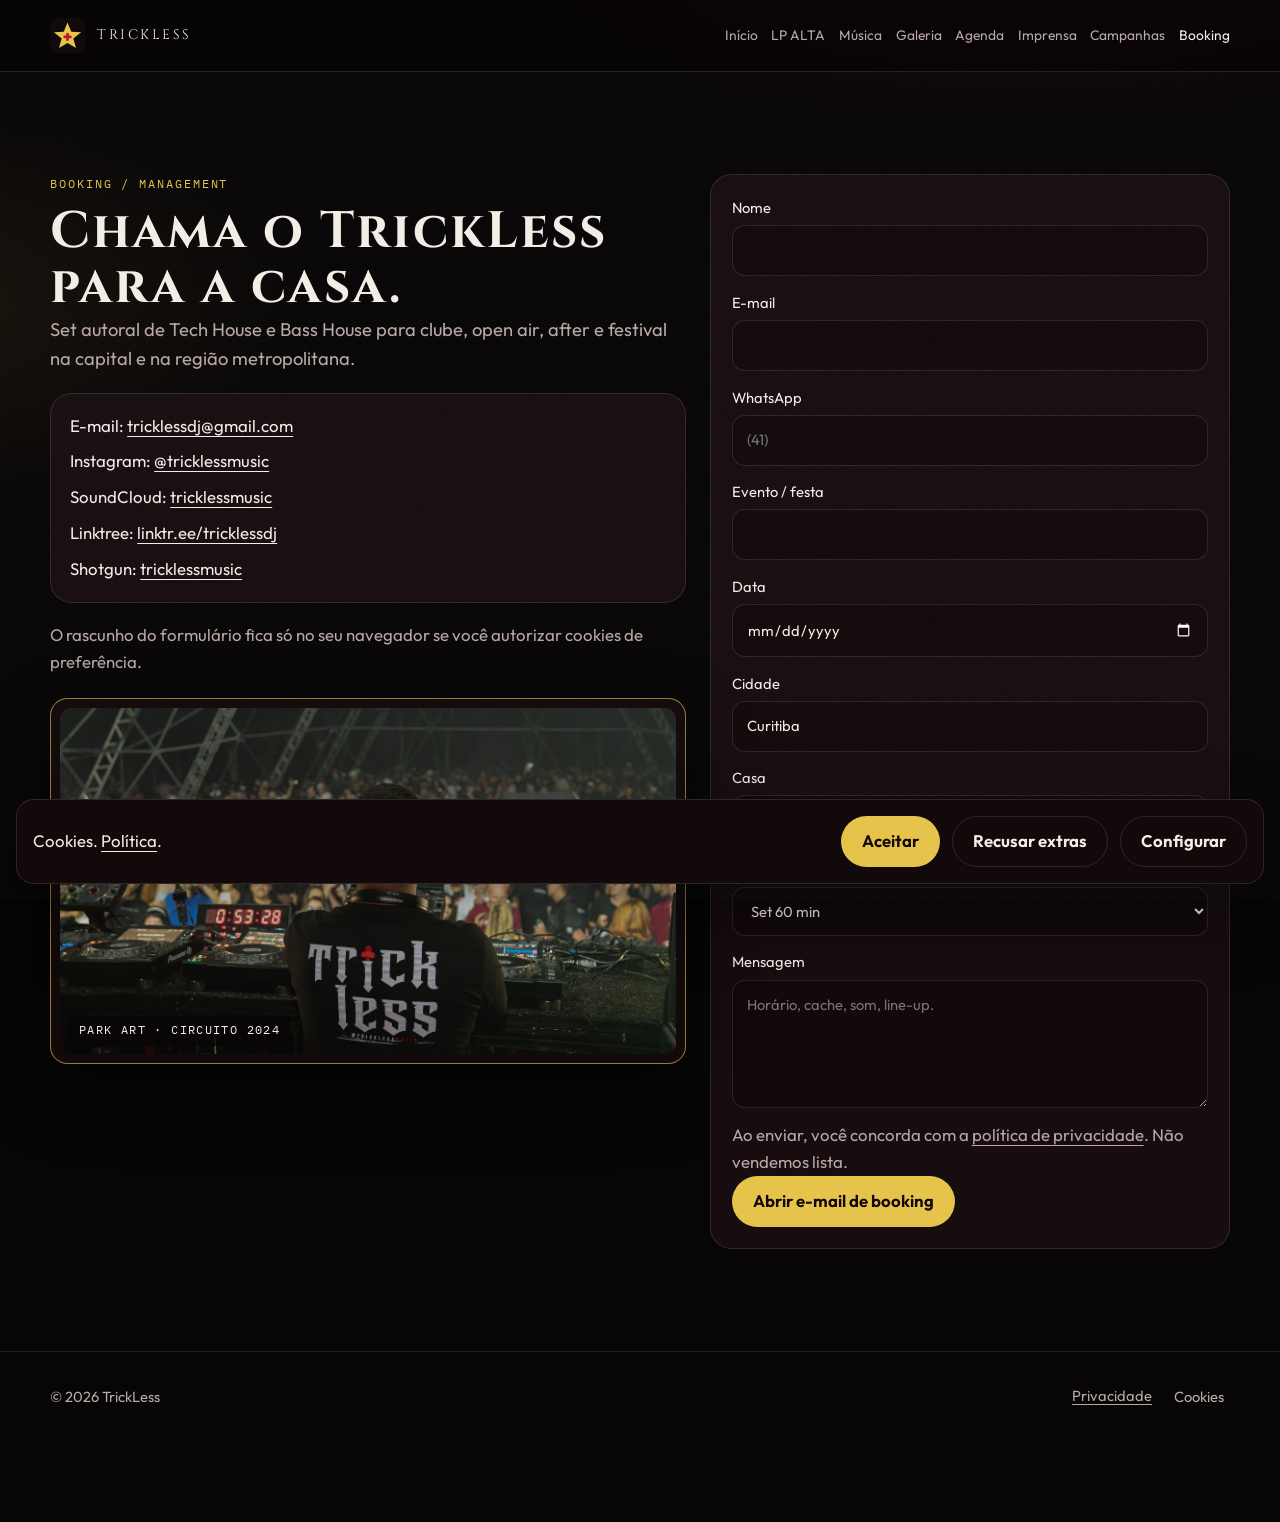
<file: contato.html>
<!DOCTYPE html>
<html lang="pt-BR">
<head>
  <meta charset="utf-8">
  <meta name="viewport" content="width=device-width, initial-scale=1">
  <title>Booking | TrickLess — Curitiba</title>
  <meta name="description" content="Peça TrickLess para festa, clube ou open air em Curitiba e região. E-mail tricklessdj@gmail.com, Instagram @tricklessmusic.">
  <link rel="canonical" href="https://trickless.art/contato.html">
  <link rel="icon" href="assets/brand/favicon.svg" type="image/svg+xml">
  <link rel="preconnect" href="https://fonts.googleapis.com">
  <link rel="preconnect" href="https://fonts.gstatic.com" crossorigin>
  <link href="https://fonts.googleapis.com/css2?family=Cinzel:wght@600;700&family=IBM+Plex+Mono:wght@400;500&family=Outfit:wght@400;500;600;700&display=swap" rel="stylesheet">
  <link rel="stylesheet" href="css/styles.css">
</head>
<body>
  <a class="skip" href="#conteudo">Ir para o conteúdo</a>
  <header class="site-header">
    <div class="wrap">
      <a class="brand" href="index.html"><img src="assets/brand/favicon.svg" alt=""><span>TRICKLESS</span></a>
      <button class="nav-toggle" type="button" data-nav-toggle aria-expanded="false" aria-controls="menu" aria-label="Abrir menu"><span></span></button>
      <nav class="nav" id="menu" data-nav aria-label="Principal">
        <a href="index.html">Início</a>
        <a href="lp.html">LP ALTA</a>
        <a href="musica.html">Música</a>
        <a href="galeria.html">Galeria</a>
        <a href="agenda.html">Agenda</a>
        <a href="imprensa.html">Imprensa</a>
        <a href="campanhas.html">Campanhas</a>
        <a href="contato.html" aria-current="page">Booking</a>
      </nav>
    </div>
  </header>
  <main id="conteudo" class="section">
    <div class="wrap split">
      <div>
        <p class="eyebrow">Booking / management</p>
        <h1>Chama o TrickLess para a casa.</h1>
        <p class="lede">Set autoral de Tech House e Bass House para clube, open air, after e festival na capital e na região metropolitana.</p>
        <ul class="card" style="padding:1.2rem;display:grid;gap:0.55rem;margin:1.2rem 0">
          <li>E-mail: <a href="mailto:tricklessdj@gmail.com">tricklessdj@gmail.com</a></li>
          <li>Instagram: <a href="https://www.instagram.com/tricklessmusic/" rel="noopener noreferrer">@tricklessmusic</a></li>
          <li>SoundCloud: <a href="https://soundcloud.com/tricklessmusic" rel="noopener noreferrer">tricklessmusic</a></li>
          <li>Linktree: <a href="https://linktr.ee/tricklessdj" rel="noopener noreferrer">linktr.ee/tricklessdj</a></li>
          <li>Shotgun: <a href="https://shotgun.live/pt-br/artists/tricklessmusic" rel="noopener noreferrer">tricklessmusic</a></li>
        </ul>
        <p class="muted">O rascunho do formulário fica só no seu navegador se você autorizar cookies de preferência.</p>
        <figure class="frame" style="margin-top:1.4rem">
          <img src="assets/youtube/circuito-final.jpg" alt="TrickLess na cabine da final do Circuito, pista lotada atrás.">
          <figcaption>Park Art · Circuito 2024</figcaption>
        </figure>
      </div>
      <form class="form" data-booking>
        <label>Nome <input name="nome" type="text" autocomplete="name" required></label>
        <label>E-mail <input name="email" type="email" autocomplete="email" required></label>
        <label>WhatsApp <input name="whatsapp" type="tel" autocomplete="tel" placeholder="(41)"></label>
        <label>Evento / festa <input name="evento" type="text" required></label>
        <label>Data <input name="data" type="date" required></label>
        <label>Cidade <input name="cidade" type="text" value="Curitiba" required></label>
        <label>Casa
          <select name="casa">
            <option value="">A definir</option>
            <option>Park Art SuperClub</option>
            <option>Danghai Club</option>
            <option>Club Vibe</option>
            <option>Pulse</option>
            <option>Pedreira Paulo Leminski</option>
            <option>Outra / privada</option>
          </select>
        </label>
        <label>Formato
          <select name="formato">
            <option>Set 60 min</option>
            <option>Set 90 min</option>
            <option>Set 120 min</option>
            <option>B2B</option>
            <option>Open to close</option>
          </select>
        </label>
        <label>Mensagem <textarea name="mensagem" placeholder="Horário, cache, som, line-up."></textarea></label>
        <p class="muted">Ao enviar, você concorda com a <a href="privacidade.html">política de privacidade</a>. Não vendemos lista.</p>
        <button class="btn" type="submit">Abrir e-mail de booking</button>
        <p data-form-status role="status"></p>
      </form>
    </div>
  </main>
  <footer class="site-footer">
    <div class="wrap">
      <p>© <span data-year>2026</span> TrickLess</p>
      <nav aria-label="Rodapé"><a href="privacidade.html">Privacidade</a><button type="button" data-consent-open>Cookies</button></nav>
    </div>
  </footer>
  <div class="consent-bar" data-consent-bar hidden>
    <p>Cookies. <a href="privacidade.html">Política</a>.</p>
    <div class="actions" style="margin:0">
      <button class="btn" type="button" data-consent-accept>Aceitar</button>
      <button class="btn ghost" type="button" data-consent-reject>Recusar extras</button>
      <button class="btn ghost" type="button" data-consent-open>Configurar</button>
    </div>
  </div>
  <div class="consent-panel" data-consent-panel hidden role="dialog" aria-labelledby="consent-title">
    <h2 id="consent-title" tabindex="-1">Permissões</h2>
    <form data-consent-form>
      <div class="switch"><div><strong>Necessários</strong></div><input type="checkbox" data-consent="necessary" checked disabled></div>
      <div class="switch"><div><strong>Preferências</strong></div><input type="checkbox" data-consent="preferences"></div>
      <div class="switch"><div><strong>Analytics</strong></div><input type="checkbox" data-consent="analytics"></div>
      <div class="switch"><div><strong>Marketing</strong></div><input type="checkbox" data-consent="marketing"></div>
      <div class="switch"><div><strong>Embeds</strong></div><input type="checkbox" data-consent="embeds"></div>
      <div class="actions"><button class="btn" type="submit">Salvar</button><button class="btn ghost" type="button" data-consent-close>Fechar</button></div>
    </form>
  </div>
  <script src="js/cookies.js"></script>
  <script src="js/site.js"></script>
</body>
</html>
</file>
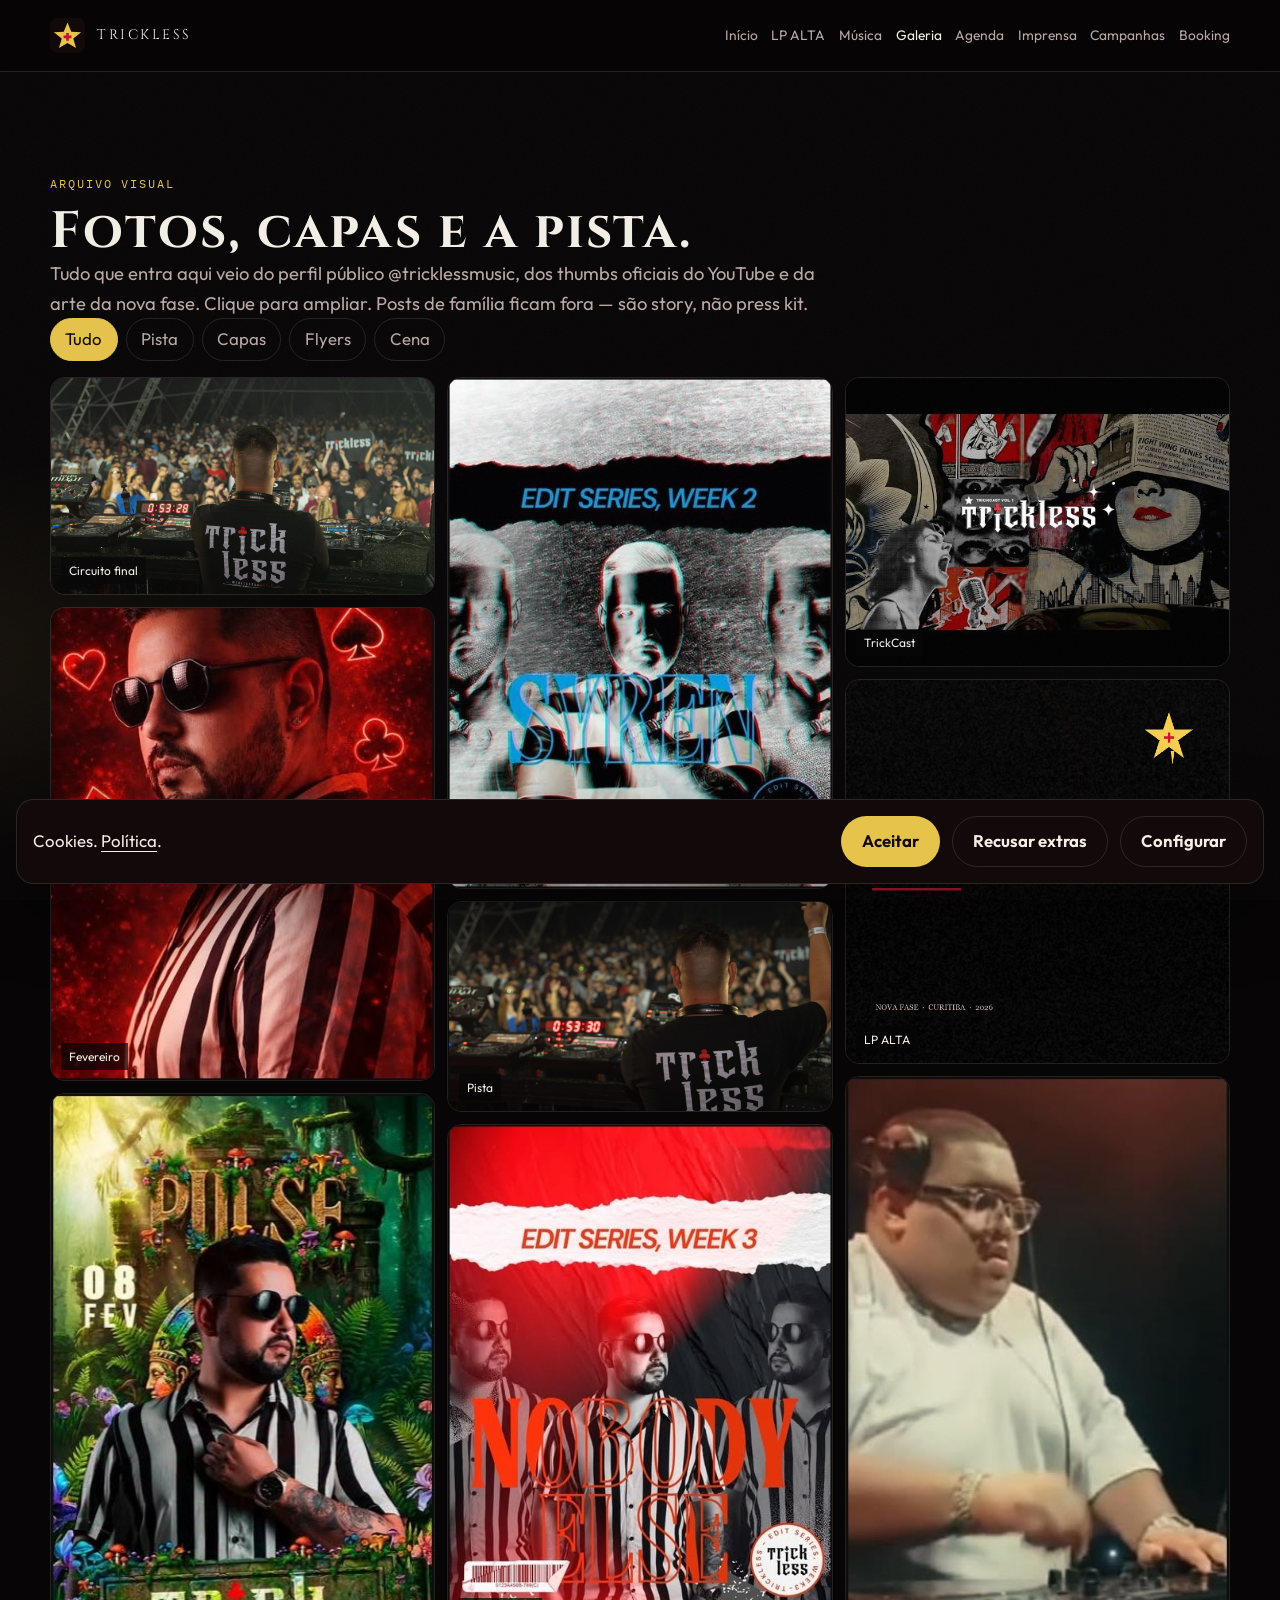
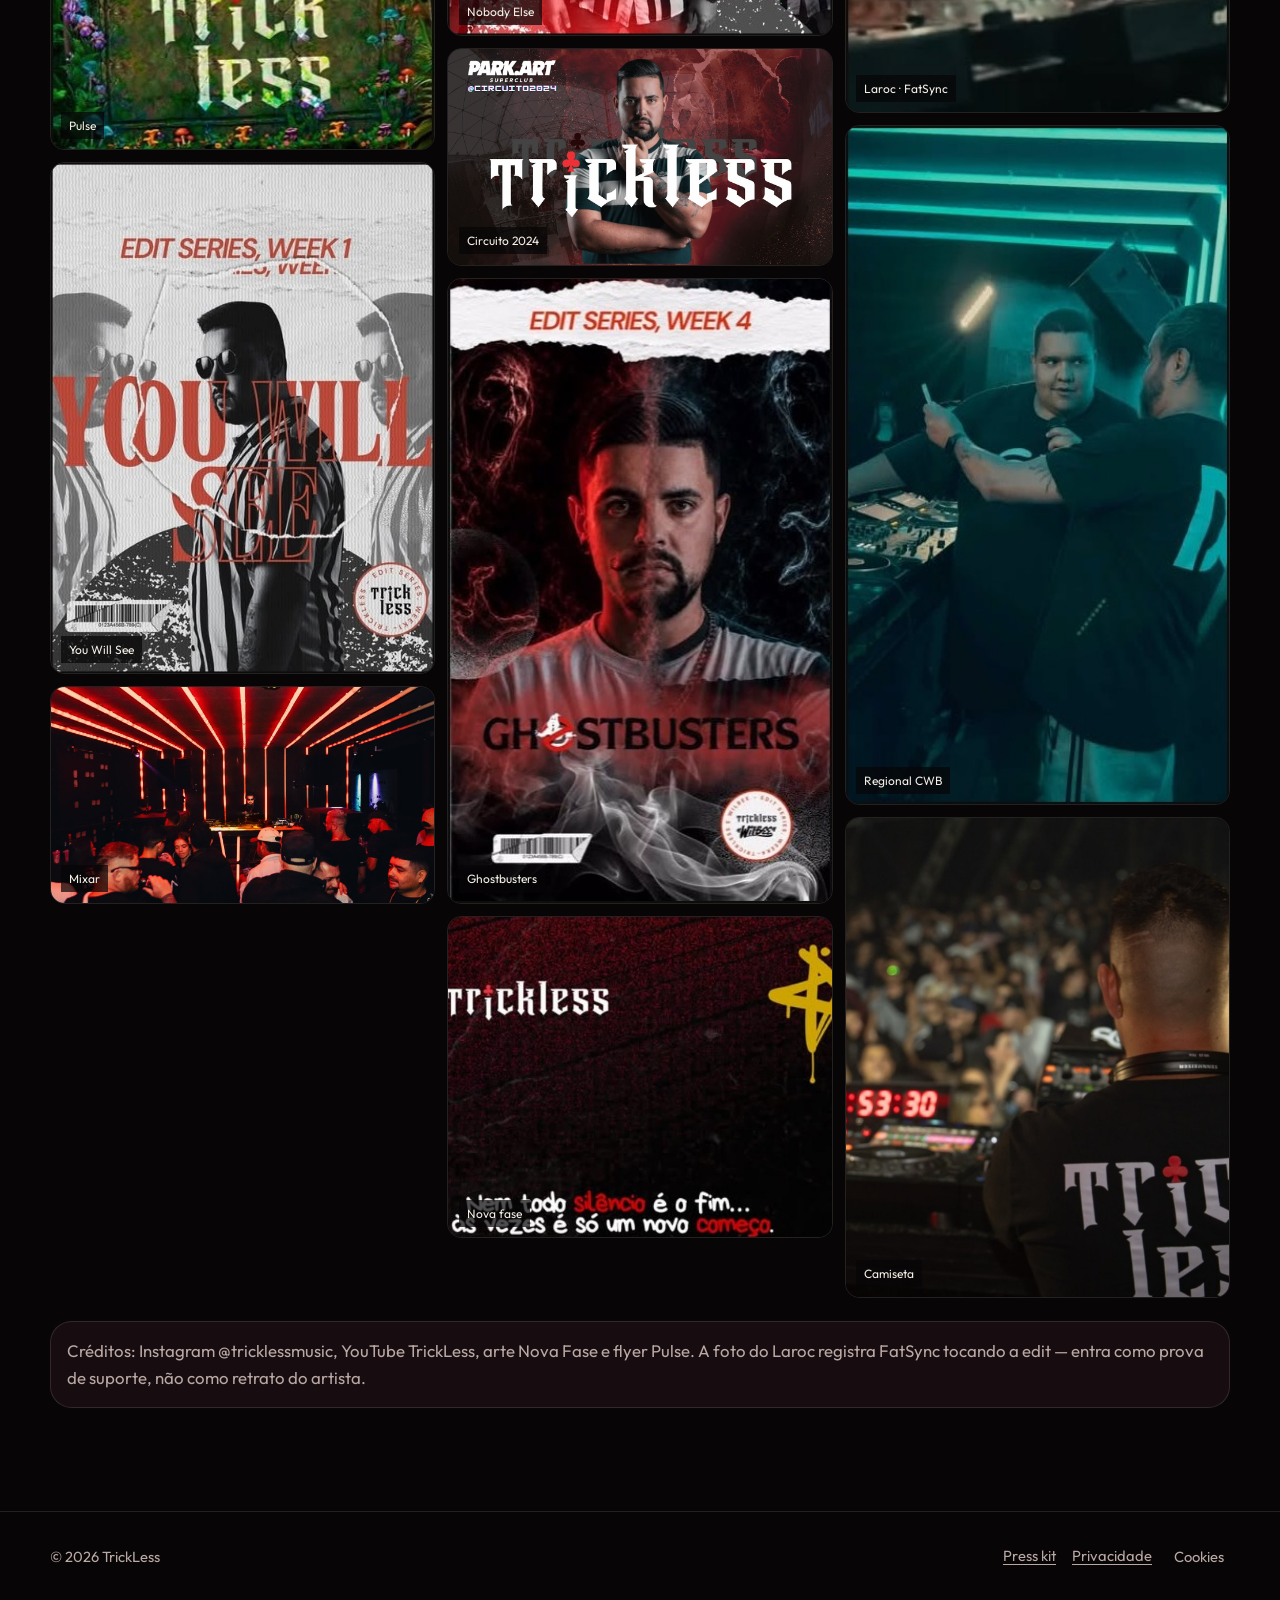
<file: galeria.html>
<!DOCTYPE html>
<html lang="pt-BR">
<head>
  <meta charset="utf-8">
  <meta name="viewport" content="width=device-width, initial-scale=1">
  <title>Galeria | TrickLess — fotos, flyers e sets</title>
  <meta name="description" content="Galeria TrickLess: Circuito Park Art, Pulse, SERIES EDIT, Mixar, retratos e arte da nova fase. Materiais do Instagram @tricklessmusic e do YouTube.">
  <link rel="canonical" href="https://trickless.art/galeria.html">
  <link rel="icon" href="assets/brand/favicon.svg" type="image/svg+xml">
  <link rel="preconnect" href="https://fonts.googleapis.com">
  <link rel="preconnect" href="https://fonts.gstatic.com" crossorigin>
  <link href="https://fonts.googleapis.com/css2?family=Cinzel:wght@600;700&family=IBM+Plex+Mono:wght@400;500&family=Outfit:wght@400;500;600;700&display=swap" rel="stylesheet">
  <link rel="stylesheet" href="css/styles.css">
</head>
<body>
  <a class="skip" href="#conteudo">Ir para o conteúdo</a>
  <header class="site-header">
    <div class="wrap">
      <a class="brand" href="index.html"><img src="assets/brand/favicon.svg" alt=""><span>TRICKLESS</span></a>
      <button class="nav-toggle" type="button" data-nav-toggle aria-expanded="false" aria-controls="menu" aria-label="Abrir menu"><span></span></button>
      <nav class="nav" id="menu" data-nav aria-label="Principal">
        <a href="index.html">Início</a>
        <a href="lp.html">LP ALTA</a>
        <a href="musica.html">Música</a>
        <a href="galeria.html" aria-current="page">Galeria</a>
        <a href="agenda.html">Agenda</a>
        <a href="imprensa.html">Imprensa</a>
        <a href="campanhas.html">Campanhas</a>
        <a href="contato.html">Booking</a>
      </nav>
    </div>
  </header>
  <main id="conteudo" class="section">
    <div class="wrap">
      <p class="eyebrow">Arquivo visual</p>
      <h1>Fotos, capas e a pista.</h1>
      <p class="lede">Tudo que entra aqui veio do perfil público @tricklessmusic, dos thumbs oficiais do YouTube e da arte da nova fase. Clique para ampliar. Posts de família ficam fora — são story, não press kit.</p>
      <div class="filters" data-filters>
        <button type="button" data-filter="todos" aria-pressed="true">Tudo</button>
        <button type="button" data-filter="pista">Pista</button>
        <button type="button" data-filter="capa">Capas</button>
        <button type="button" data-filter="flyer">Flyers</button>
        <button type="button" data-filter="cena">Cena</button>
      </div>
      <div class="masonry">
        <a class="zoom" href="assets/youtube/circuito-final.jpg" data-kind="pista" data-lightbox-src data-caption="Final do Circuito 2024 · Park Art">
          <img src="assets/youtube/circuito-final.jpg" alt="TrickLess de costas para a pista lotada da final do Circuito.">
          <span>Circuito final</span>
        </a>
        <a class="zoom" href="assets/gallery/fevereiro.jpg" data-kind="capa" data-lightbox-src data-caption="Retrato de fevereiro">
          <img src="assets/gallery/fevereiro.jpg" alt="Retrato de TrickLess com óculos e camisa listrada.">
          <span>Fevereiro</span>
        </a>
        <a class="zoom" href="assets/gallery/pulse.jpg" data-kind="flyer" data-lightbox-src data-caption="Pulse 2ª edição · 08 fev 2026">
          <img src="assets/gallery/pulse.jpg" alt="Flyer da Pulse com TrickLess.">
          <span>Pulse</span>
        </a>
        <a class="zoom" href="assets/gallery/you-will-see.jpg" data-kind="capa" data-lightbox-src data-caption="SERIES EDIT 01 · You Will See">
          <img src="assets/gallery/you-will-see.jpg" alt="Capa You Will See.">
          <span>You Will See</span>
        </a>
        <a class="zoom" href="assets/youtube/mixar.jpg" data-kind="pista" data-lightbox-src data-caption="Rolê Estúdio Mixar">
          <img src="assets/youtube/mixar.jpg" alt="Cabine do Mixar com LEDs vermelhos.">
          <span>Mixar</span>
        </a>
        <a class="zoom" href="assets/gallery/syren.jpg" data-kind="capa" data-lightbox-src data-caption="SERIES EDIT 02 · Syren">
          <img src="assets/gallery/syren.jpg" alt="Capa Syren.">
          <span>Syren</span>
        </a>
        <a class="zoom" href="assets/photos/pista-circuito.jpg" data-kind="pista" data-lightbox-src data-caption="Braço no alto · Park Art">
          <img src="assets/photos/pista-circuito.jpg" alt="TrickLess com o braço no alto na cabine do Park Art.">
          <span>Pista</span>
        </a>
        <a class="zoom" href="assets/gallery/nobody-else.jpg" data-kind="capa" data-lightbox-src data-caption="SERIES EDIT 03 · Nobody Else">
          <img src="assets/gallery/nobody-else.jpg" alt="Capa Nobody Else.">
          <span>Nobody Else</span>
        </a>
        <a class="zoom" href="assets/youtube/circuito-set.jpg" data-kind="flyer" data-lightbox-src data-caption="Cartaz Circuito 2024">
          <img src="assets/youtube/circuito-set.jpg" alt="Cartaz TrickLess Circuito 2024.">
          <span>Circuito 2024</span>
        </a>
        <a class="zoom" href="assets/gallery/ghostbusters.jpg" data-kind="capa" data-lightbox-src data-caption="SERIES EDIT 04 · Ghostbusters · Wilbee">
          <img src="assets/gallery/ghostbusters.jpg" alt="Capa Ghostbusters.">
          <span>Ghostbusters</span>
        </a>
        <a class="zoom" href="assets/photos/nova-fase-art.jpg" data-kind="capa" data-lightbox-src data-caption="Nova fase · março 2026">
          <img src="assets/photos/nova-fase-art.jpg" alt="Arte Nova Fase.">
          <span>Nova fase</span>
        </a>
        <a class="zoom" href="assets/youtube/trickcast.jpg" data-kind="capa" data-lightbox-src data-caption="TrickCast Vol. 1">
          <img src="assets/youtube/trickcast.jpg" alt="Capa TrickCast Vol. 1.">
          <span>TrickCast</span>
        </a>
        <a class="zoom" href="assets/lp/capa-alta.jpg" data-kind="capa" data-lightbox-src data-caption="Capa da LP ALTA">
          <img src="assets/lp/capa-alta.jpg" alt="Capa quadrada da LP ALTA.">
          <span>LP ALTA</span>
        </a>
        <a class="zoom" href="assets/gallery/laroc.jpg" data-kind="cena" data-lightbox-src data-caption="FatSync tocando Cheri Cheri Lady no Laroc — suporte à track, não retrato do TrickLess">
          <img src="assets/gallery/laroc.jpg" alt="FatSync no Laroc tocando a edit Cheri Cheri Lady.">
          <span>Laroc · FatSync</span>
        </a>
        <a class="zoom" href="assets/gallery/regional.jpg" data-kind="cena" data-lightbox-src data-caption="Bastidores da regional do Circuito em Curitiba">
          <img src="assets/gallery/regional.jpg" alt="Bastidores da etapa regional do Circuito em Curitiba.">
          <span>Regional CWB</span>
        </a>
        <a class="zoom" href="assets/creatives/retrato-pista.jpg" data-kind="pista" data-lightbox-src data-caption="Close da camiseta na cabine">
          <img src="assets/creatives/retrato-pista.jpg" alt="Close da camiseta Trick less na cabine.">
          <span>Camiseta</span>
        </a>
      </div>
      <p class="notice" style="margin-top:1.4rem">Créditos: Instagram @tricklessmusic, YouTube TrickLess, arte Nova Fase e flyer Pulse. A foto do Laroc registra FatSync tocando a edit — entra como prova de suporte, não como retrato do artista.</p>
    </div>
  </main>
  <footer class="site-footer">
    <div class="wrap">
      <p>© <span data-year>2026</span> TrickLess</p>
      <nav aria-label="Rodapé"><a href="imprensa.html">Press kit</a><a href="privacidade.html">Privacidade</a><button type="button" data-consent-open>Cookies</button></nav>
    </div>
  </footer>
  <div class="lightbox" data-lightbox role="dialog" aria-modal="true" aria-label="Foto ampliada">
    <button type="button" data-lightbox-close aria-label="Fechar">Fechar</button>
    <figure>
      <img alt="">
      <figcaption data-lightbox-caption></figcaption>
    </figure>
  </div>
  <div class="consent-bar" data-consent-bar hidden>
    <p>Cookies. <a href="privacidade.html">Política</a>.</p>
    <div class="actions" style="margin:0">
      <button class="btn" type="button" data-consent-accept>Aceitar</button>
      <button class="btn ghost" type="button" data-consent-reject>Recusar extras</button>
      <button class="btn ghost" type="button" data-consent-open>Configurar</button>
    </div>
  </div>
  <div class="consent-panel" data-consent-panel hidden role="dialog" aria-labelledby="consent-title">
    <h2 id="consent-title" tabindex="-1">Permissões</h2>
    <form data-consent-form>
      <div class="switch"><div><strong>Necessários</strong></div><input type="checkbox" data-consent="necessary" checked disabled></div>
      <div class="switch"><div><strong>Preferências</strong></div><input type="checkbox" data-consent="preferences"></div>
      <div class="switch"><div><strong>Analytics</strong></div><input type="checkbox" data-consent="analytics"></div>
      <div class="switch"><div><strong>Marketing</strong></div><input type="checkbox" data-consent="marketing"></div>
      <div class="switch"><div><strong>Embeds</strong></div><input type="checkbox" data-consent="embeds"></div>
      <div class="actions"><button class="btn" type="submit">Salvar</button><button class="btn ghost" type="button" data-consent-close>Fechar</button></div>
    </form>
  </div>
  <script src="js/cookies.js"></script>
  <script src="js/site.js"></script>
</body>
</html>
</file>
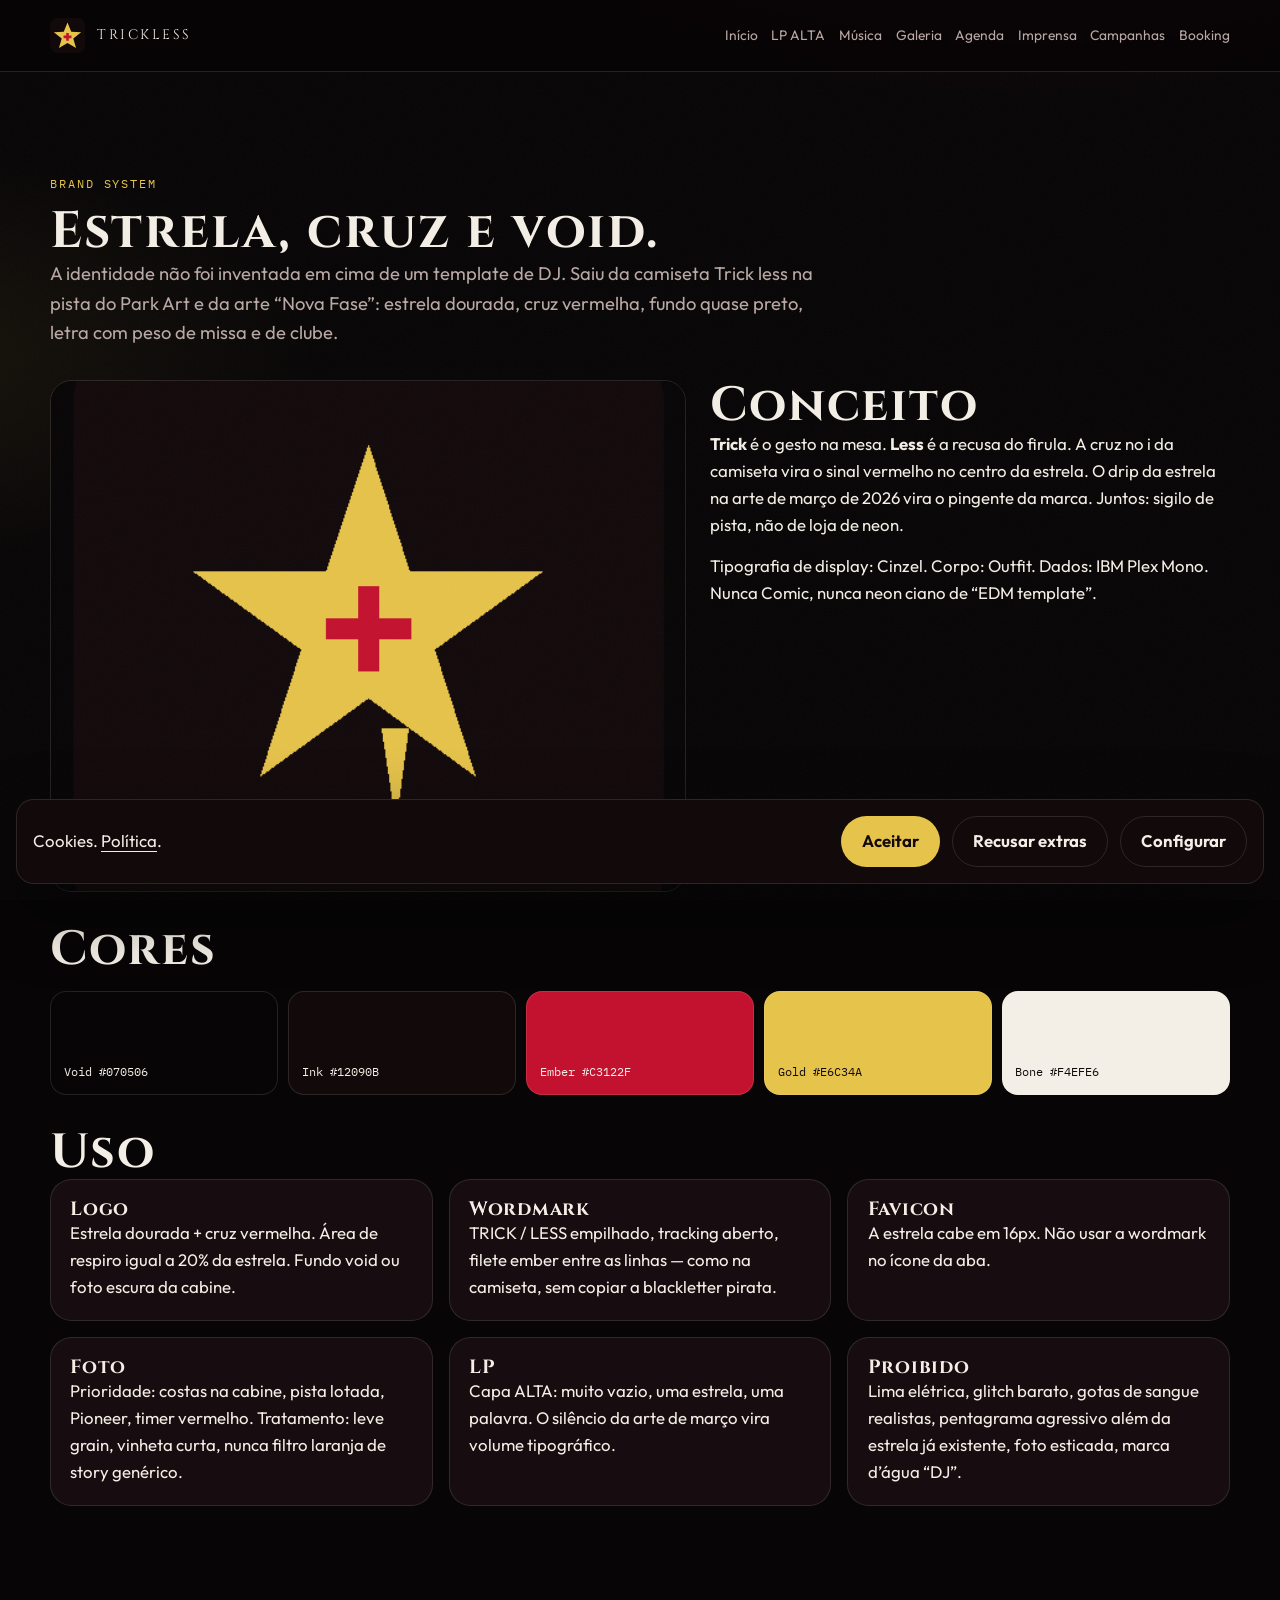
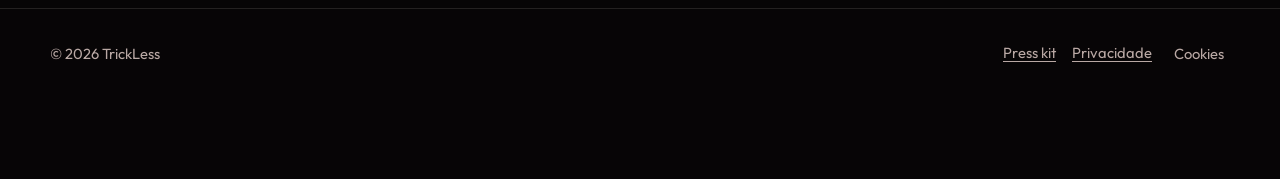
<file: identidade.html>
<!DOCTYPE html>
<html lang="pt-BR">
<head>
  <meta charset="utf-8">
  <meta name="viewport" content="width=device-width, initial-scale=1">
  <title>Identidade visual | TrickLess</title>
  <meta name="description" content="Sistema visual TrickLess: estrela dourada, cruz vermelha, void, Cinzel e Outfit. Extraído da camiseta da pista e da arte Nova Fase.">
  <link rel="canonical" href="https://trickless.art/identidade.html">
  <link rel="icon" href="assets/brand/favicon.svg" type="image/svg+xml">
  <link rel="preconnect" href="https://fonts.googleapis.com">
  <link rel="preconnect" href="https://fonts.gstatic.com" crossorigin>
  <link href="https://fonts.googleapis.com/css2?family=Cinzel:wght@600;700&family=IBM+Plex+Mono:wght@400;500&family=Outfit:wght@400;500;600;700&display=swap" rel="stylesheet">
  <link rel="stylesheet" href="css/styles.css">
</head>
<body>
  <a class="skip" href="#conteudo">Ir para o conteúdo</a>
  <header class="site-header">
    <div class="wrap">
      <a class="brand" href="index.html"><img src="assets/brand/favicon.svg" alt=""><span>TRICKLESS</span></a>
      <button class="nav-toggle" type="button" data-nav-toggle aria-expanded="false" aria-controls="menu" aria-label="Abrir menu"><span></span></button>
      <nav class="nav" id="menu" data-nav aria-label="Principal">
        <a href="index.html">Início</a>
        <a href="lp.html">LP ALTA</a>
        <a href="musica.html">Música</a>
        <a href="galeria.html">Galeria</a>
        <a href="agenda.html">Agenda</a>
        <a href="imprensa.html">Imprensa</a>
        <a href="campanhas.html">Campanhas</a>
        <a href="contato.html">Booking</a>
      </nav>
    </div>
  </header>
  <main id="conteudo" class="section">
    <div class="wrap">
      <p class="eyebrow">Brand system</p>
      <h1>Estrela, cruz e void.</h1>
      <p class="lede">A identidade não foi inventada em cima de um template de DJ. Saiu da camiseta Trick less na pista do Park Art e da arte “Nova Fase”: estrela dourada, cruz vermelha, fundo quase preto, letra com peso de missa e de clube.</p>

      <div class="split" style="margin:2rem 0">
        <img class="photo" src="assets/brand/logo-mark.png" alt="Marca TrickLess: estrela dourada com cruz vermelha em fundo void." width="512" height="512">
        <div>
          <h2>Conceito</h2>
          <p><strong>Trick</strong> é o gesto na mesa. <strong>Less</strong> é a recusa do firula. A cruz no i da camiseta vira o sinal vermelho no centro da estrela. O drip da estrela na arte de março de 2026 vira o pingente da marca. Juntos: sigilo de pista, não de loja de neon.</p>
          <p>Tipografia de display: Cinzel. Corpo: Outfit. Dados: IBM Plex Mono. Nunca Comic, nunca neon ciano de “EDM template”.</p>
        </div>
      </div>

      <h2>Cores</h2>
      <div class="palette" style="margin:1rem 0 2rem">
        <div class="swatch" style="background:#070506">Void #070506</div>
        <div class="swatch" style="background:#12090B">Ink #12090B</div>
        <div class="swatch" style="background:#C3122F">Ember #C3122F</div>
        <div class="swatch" style="background:#E6C34A;color:#12090B">Gold #E6C34A</div>
        <div class="swatch" style="background:#F4EFE6;color:#12090B">Bone #F4EFE6</div>
      </div>

      <h2>Uso</h2>
      <div class="grid-3">
        <article class="card"><h3>Logo</h3><p>Estrela dourada + cruz vermelha. Área de respiro igual a 20% da estrela. Fundo void ou foto escura da cabine.</p></article>
        <article class="card"><h3>Wordmark</h3><p>TRICK / LESS empilhado, tracking aberto, filete ember entre as linhas — como na camiseta, sem copiar a blackletter pirata.</p></article>
        <article class="card"><h3>Favicon</h3><p>A estrela cabe em 16px. Não usar a wordmark no ícone da aba.</p></article>
        <article class="card"><h3>Foto</h3><p>Prioridade: costas na cabine, pista lotada, Pioneer, timer vermelho. Tratamento: leve grain, vinheta curta, nunca filtro laranja de story genérico.</p></article>
        <article class="card"><h3>LP</h3><p>Capa ALTA: muito vazio, uma estrela, uma palavra. O silêncio da arte de março vira volume tipográfico.</p></article>
        <article class="card"><h3>Proibido</h3><p>Lima elétrica, glitch barato, gotas de sangue realistas, pentagrama agressivo além da estrela já existente, foto esticada, marca d’água “DJ”.</p></article>
      </div>
    </div>
  </main>
  <footer class="site-footer">
    <div class="wrap">
      <p>© <span data-year>2026</span> TrickLess</p>
      <nav aria-label="Rodapé"><a href="imprensa.html">Press kit</a><a href="privacidade.html">Privacidade</a><button type="button" data-consent-open>Cookies</button></nav>
    </div>
  </footer>
  <div class="consent-bar" data-consent-bar hidden>
    <p>Cookies. <a href="privacidade.html">Política</a>.</p>
    <div class="actions" style="margin:0">
      <button class="btn" type="button" data-consent-accept>Aceitar</button>
      <button class="btn ghost" type="button" data-consent-reject>Recusar extras</button>
      <button class="btn ghost" type="button" data-consent-open>Configurar</button>
    </div>
  </div>
  <div class="consent-panel" data-consent-panel hidden role="dialog" aria-labelledby="consent-title">
    <h2 id="consent-title" tabindex="-1">Permissões</h2>
    <form data-consent-form>
      <div class="switch"><div><strong>Necessários</strong></div><input type="checkbox" data-consent="necessary" checked disabled></div>
      <div class="switch"><div><strong>Preferências</strong></div><input type="checkbox" data-consent="preferences"></div>
      <div class="switch"><div><strong>Analytics</strong></div><input type="checkbox" data-consent="analytics"></div>
      <div class="switch"><div><strong>Marketing</strong></div><input type="checkbox" data-consent="marketing"></div>
      <div class="switch"><div><strong>Embeds</strong></div><input type="checkbox" data-consent="embeds"></div>
      <div class="actions"><button class="btn" type="submit">Salvar</button><button class="btn ghost" type="button" data-consent-close>Fechar</button></div>
    </form>
  </div>
  <script src="js/cookies.js"></script>
  <script src="js/site.js"></script>
</body>
</html>
</file>
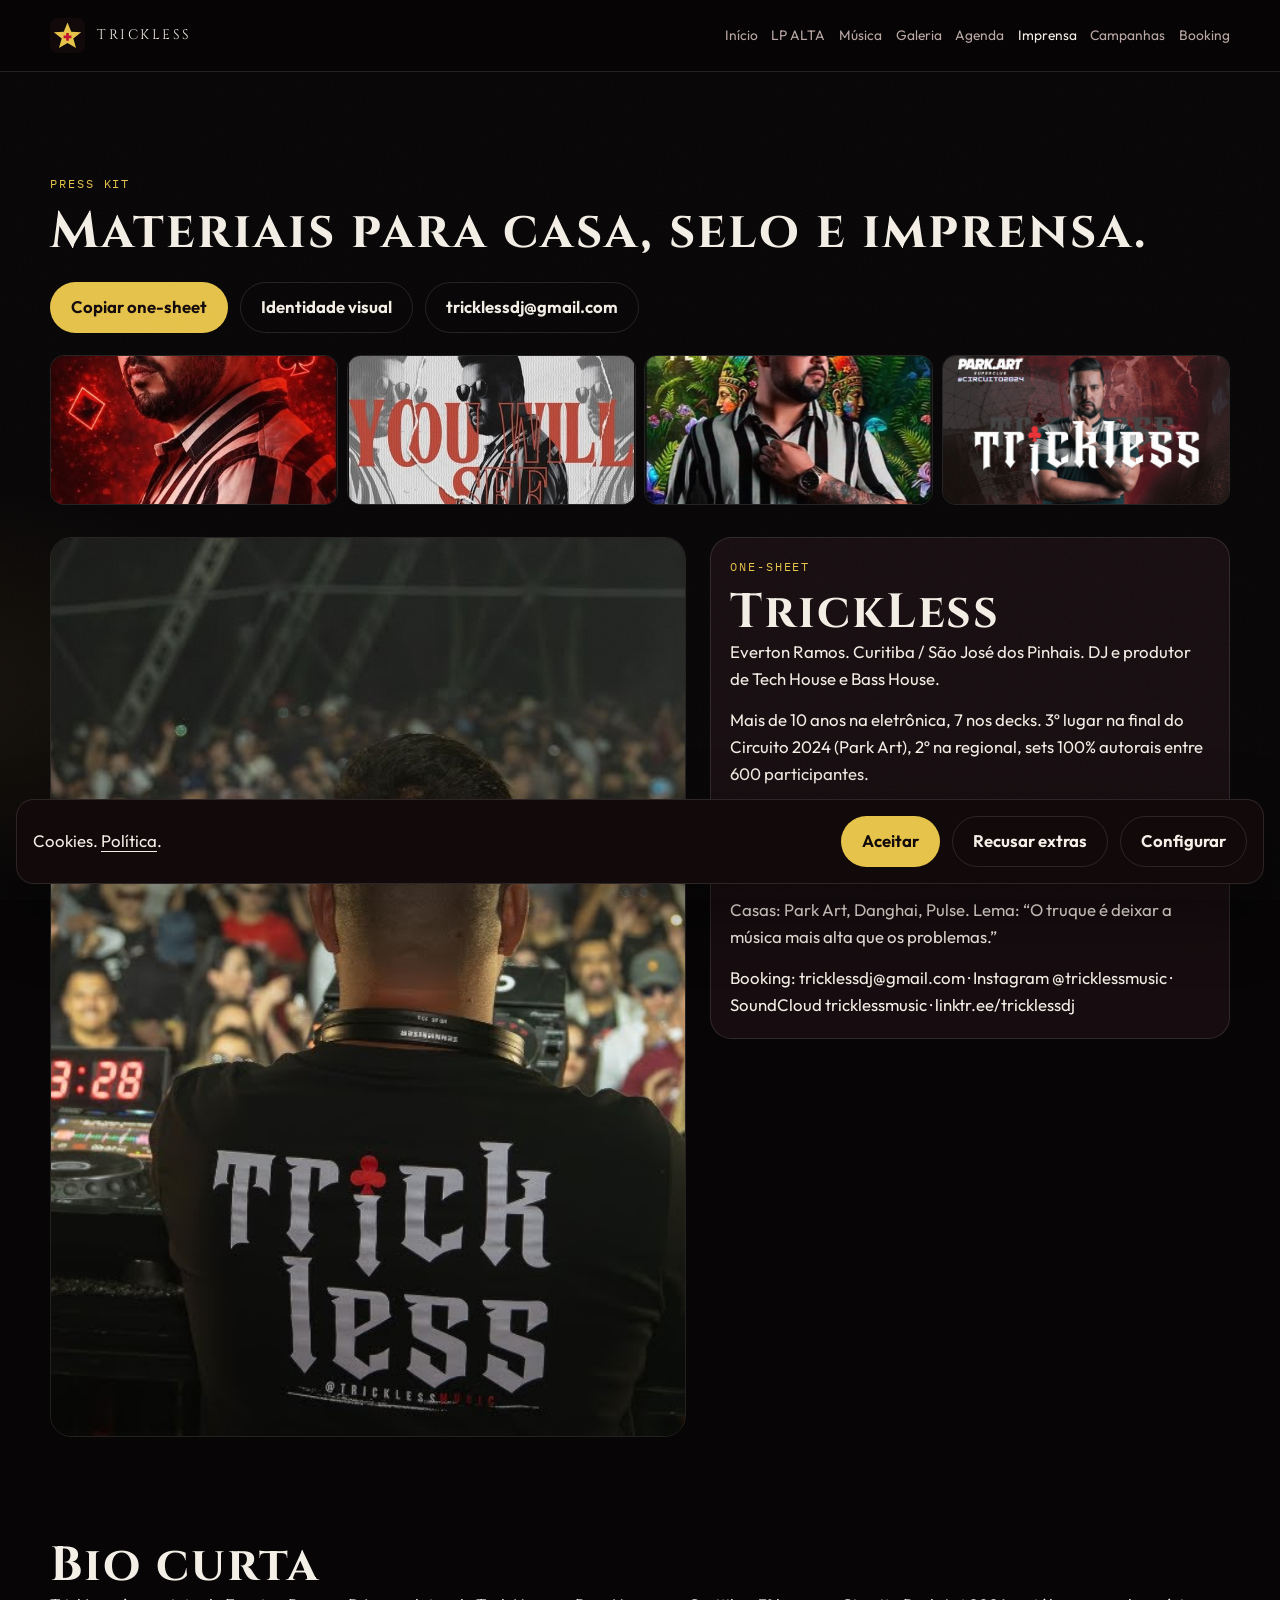
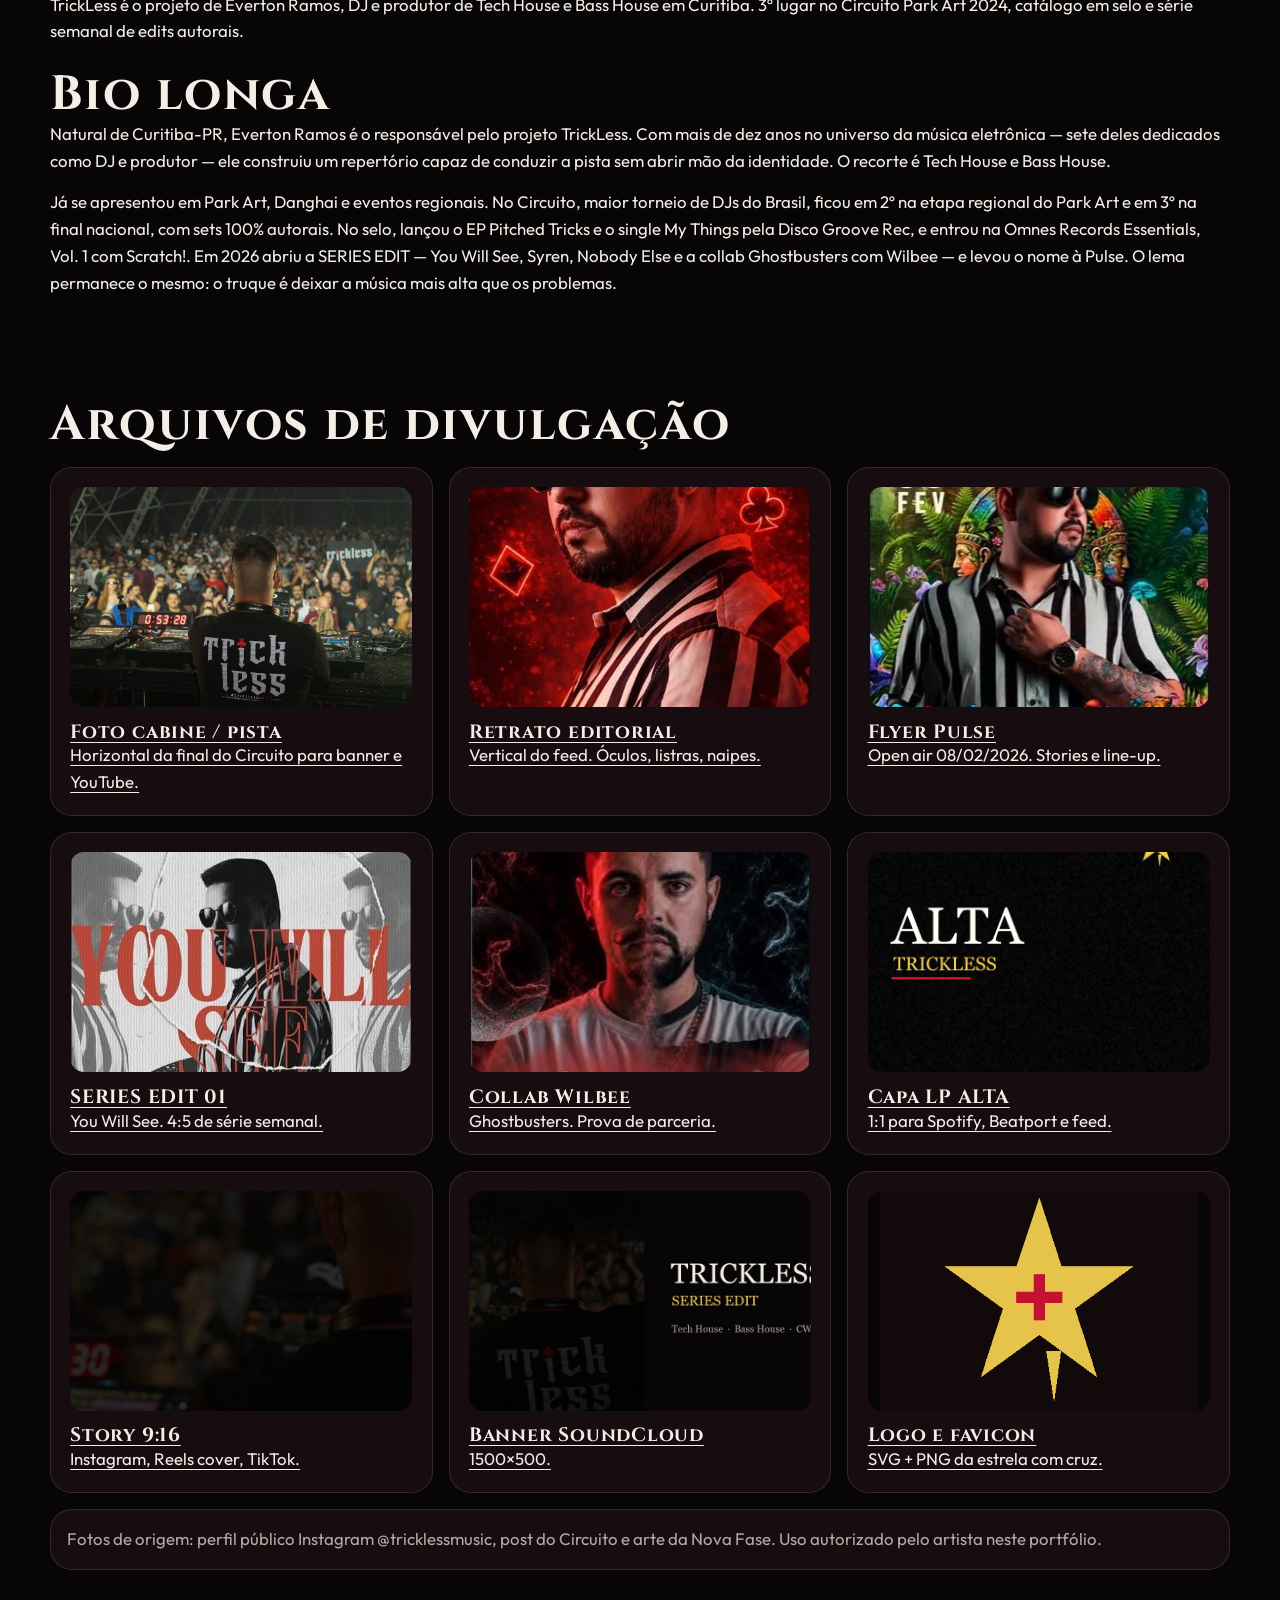
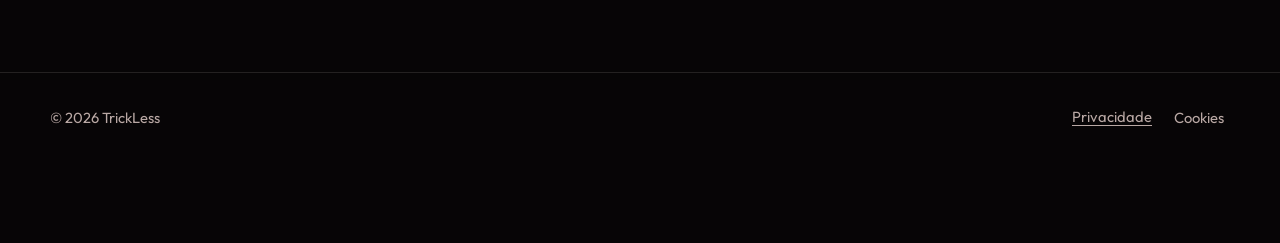
<file: imprensa.html>
<!DOCTYPE html>
<html lang="pt-BR">
<head>
  <meta charset="utf-8">
  <meta name="viewport" content="width=device-width, initial-scale=1">
  <title>Press kit | DJ TrickLess — Curitiba</title>
  <meta name="description" content="Press kit TrickLess: bio curta e longa, one-sheet, fotos, discografia, contatos de booking e materiais para imprensa, casas e redes.">
  <link rel="canonical" href="https://trickless.art/imprensa.html">
  <link rel="icon" href="assets/brand/favicon.svg" type="image/svg+xml">
  <link rel="preconnect" href="https://fonts.googleapis.com">
  <link rel="preconnect" href="https://fonts.gstatic.com" crossorigin>
  <link href="https://fonts.googleapis.com/css2?family=Cinzel:wght@600;700&family=IBM+Plex+Mono:wght@400;500&family=Outfit:wght@400;500;600;700&display=swap" rel="stylesheet">
  <link rel="stylesheet" href="css/styles.css">
</head>
<body>
  <a class="skip" href="#conteudo">Ir para o conteúdo</a>
  <header class="site-header">
    <div class="wrap">
      <a class="brand" href="index.html"><img src="assets/brand/favicon.svg" alt=""><span>TRICKLESS</span></a>
      <button class="nav-toggle" type="button" data-nav-toggle aria-expanded="false" aria-controls="menu" aria-label="Abrir menu"><span></span></button>
      <nav class="nav" id="menu" data-nav aria-label="Principal">
        <a href="index.html">Início</a>
        <a href="lp.html">LP ALTA</a>
        <a href="musica.html">Música</a>
        <a href="galeria.html">Galeria</a>
        <a href="agenda.html">Agenda</a>
        <a href="imprensa.html" aria-current="page">Imprensa</a>
        <a href="campanhas.html">Campanhas</a>
        <a href="contato.html">Booking</a>
      </nav>
    </div>
  </header>
  <main id="conteudo" class="section">
    <div class="wrap">
      <p class="eyebrow">Press kit</p>
      <h1>Materiais para casa, selo e imprensa.</h1>
      <div class="actions">
        <button class="btn" type="button" data-copy="#one-sheet">Copiar one-sheet</button>
        <a class="btn ghost" href="identidade.html">Identidade visual</a>
        <a class="btn ghost" href="mailto:tricklessdj@gmail.com">tricklessdj@gmail.com</a>
      </div>

      <div class="page-strip">
        <img src="assets/gallery/fevereiro.jpg" alt="Retrato editorial de TrickLess.">
        <img src="assets/gallery/you-will-see.jpg" alt="Capa You Will See.">
        <img src="assets/gallery/pulse.jpg" alt="Flyer Pulse.">
        <img src="assets/youtube/circuito-set.jpg" alt="Cartaz Circuito.">
      </div>
      <div class="split" style="margin-top:2rem">
        <img class="photo" src="assets/youtube/circuito-final.jpg" alt="TrickLess na cabine do Park Art, camiseta da marca, pista lotada." width="1600" height="900">
        <div id="one-sheet" class="card">
          <p class="kicker">One-sheet</p>
          <h2>TrickLess</h2>
          <p>Everton Ramos. Curitiba / São José dos Pinhais. DJ e produtor de Tech House e Bass House.</p>
          <p>Mais de 10 anos na eletrônica, 7 nos decks. 3º lugar na final do Circuito 2024 (Park Art), 2º na regional, sets 100% autorais entre 600 participantes.</p>
          <p>Selos: Disco Groove Rec (Pitched Tricks, My Things) e Omnes Records (Scratch!). Série SERIES EDIT com free download. Collabs: Wilbee, suporte FatSync no Laroc.</p>
          <p>Casas: Park Art, Danghai, Pulse. Lema: “O truque é deixar a música mais alta que os problemas.”</p>
          <p>Booking: tricklessdj@gmail.com · Instagram @tricklessmusic · SoundCloud tricklessmusic · linktr.ee/tricklessdj</p>
        </div>
      </div>

      <section class="section" style="padding-left:0;padding-right:0">
        <h2>Bio curta</h2>
        <p>TrickLess é o projeto de Everton Ramos, DJ e produtor de Tech House e Bass House em Curitiba. 3º lugar no Circuito Park Art 2024, catálogo em selo e série semanal de edits autorais.</p>
        <h2 style="margin-top:1.5rem">Bio longa</h2>
        <p>Natural de Curitiba-PR, Everton Ramos é o responsável pelo projeto TrickLess. Com mais de dez anos no universo da música eletrônica — sete deles dedicados como DJ e produtor — ele construiu um repertório capaz de conduzir a pista sem abrir mão da identidade. O recorte é Tech House e Bass House.</p>
        <p>Já se apresentou em Park Art, Danghai e eventos regionais. No Circuito, maior torneio de DJs do Brasil, ficou em 2º na etapa regional do Park Art e em 3º na final nacional, com sets 100% autorais. No selo, lançou o EP Pitched Tricks e o single My Things pela Disco Groove Rec, e entrou na Omnes Records Essentials, Vol. 1 com Scratch!. Em 2026 abriu a SERIES EDIT — You Will See, Syren, Nobody Else e a collab Ghostbusters com Wilbee — e levou o nome à Pulse. O lema permanece o mesmo: o truque é deixar a música mais alta que os problemas.</p>
      </section>

      <h2>Arquivos de divulgação</h2>
      <div class="grid-3" style="margin-top:1rem">
        <a class="card" href="assets/youtube/circuito-final.jpg"><img src="assets/youtube/circuito-final.jpg" alt=""><h3>Foto cabine / pista</h3><p>Horizontal da final do Circuito para banner e YouTube.</p></a>
        <a class="card" href="assets/gallery/fevereiro.jpg"><img src="assets/gallery/fevereiro.jpg" alt=""><h3>Retrato editorial</h3><p>Vertical do feed. Óculos, listras, naipes.</p></a>
        <a class="card" href="assets/gallery/pulse.jpg"><img src="assets/gallery/pulse.jpg" alt=""><h3>Flyer Pulse</h3><p>Open air 08/02/2026. Stories e line-up.</p></a>
        <a class="card" href="assets/gallery/you-will-see.jpg"><img src="assets/gallery/you-will-see.jpg" alt=""><h3>SERIES EDIT 01</h3><p>You Will See. 4:5 de série semanal.</p></a>
        <a class="card" href="assets/gallery/ghostbusters.jpg"><img src="assets/gallery/ghostbusters.jpg" alt=""><h3>Collab Wilbee</h3><p>Ghostbusters. Prova de parceria.</p></a>
        <a class="card" href="assets/lp/capa-alta.jpg"><img src="assets/lp/capa-alta.jpg" alt=""><h3>Capa LP ALTA</h3><p>1:1 para Spotify, Beatport e feed.</p></a>
        <a class="card" href="assets/creatives/story-alta.jpg"><img src="assets/creatives/story-alta.jpg" alt=""><h3>Story 9:16</h3><p>Instagram, Reels cover, TikTok.</p></a>
        <a class="card" href="assets/creatives/banner-soundcloud.jpg"><img src="assets/creatives/banner-soundcloud.jpg" alt=""><h3>Banner SoundCloud</h3><p>1500×500.</p></a>
        <a class="card" href="assets/brand/logo.svg"><img src="assets/brand/logo-mark.png" alt=""><h3>Logo e favicon</h3><p>SVG + PNG da estrela com cruz.</p></a>
      </div>
      <p class="notice" style="margin-top:1rem">Fotos de origem: perfil público Instagram @tricklessmusic, post do Circuito e arte da Nova Fase. Uso autorizado pelo artista neste portfólio.</p>
    </div>
  </main>
  <footer class="site-footer">
    <div class="wrap">
      <p>© <span data-year>2026</span> TrickLess</p>
      <nav aria-label="Rodapé"><a href="privacidade.html">Privacidade</a><button type="button" data-consent-open>Cookies</button></nav>
    </div>
  </footer>
  <div class="consent-bar" data-consent-bar hidden>
    <p>Cookies. <a href="privacidade.html">Política</a>.</p>
    <div class="actions" style="margin:0">
      <button class="btn" type="button" data-consent-accept>Aceitar</button>
      <button class="btn ghost" type="button" data-consent-reject>Recusar extras</button>
      <button class="btn ghost" type="button" data-consent-open>Configurar</button>
    </div>
  </div>
  <div class="consent-panel" data-consent-panel hidden role="dialog" aria-labelledby="consent-title">
    <h2 id="consent-title" tabindex="-1">Permissões</h2>
    <form data-consent-form>
      <div class="switch"><div><strong>Necessários</strong></div><input type="checkbox" data-consent="necessary" checked disabled></div>
      <div class="switch"><div><strong>Preferências</strong></div><input type="checkbox" data-consent="preferences"></div>
      <div class="switch"><div><strong>Analytics</strong></div><input type="checkbox" data-consent="analytics"></div>
      <div class="switch"><div><strong>Marketing</strong></div><input type="checkbox" data-consent="marketing"></div>
      <div class="switch"><div><strong>Embeds</strong></div><input type="checkbox" data-consent="embeds"></div>
      <div class="actions"><button class="btn" type="submit">Salvar</button><button class="btn ghost" type="button" data-consent-close>Fechar</button></div>
    </form>
  </div>
  <script src="js/cookies.js"></script>
  <script src="js/site.js"></script>
</body>
</html>
</file>
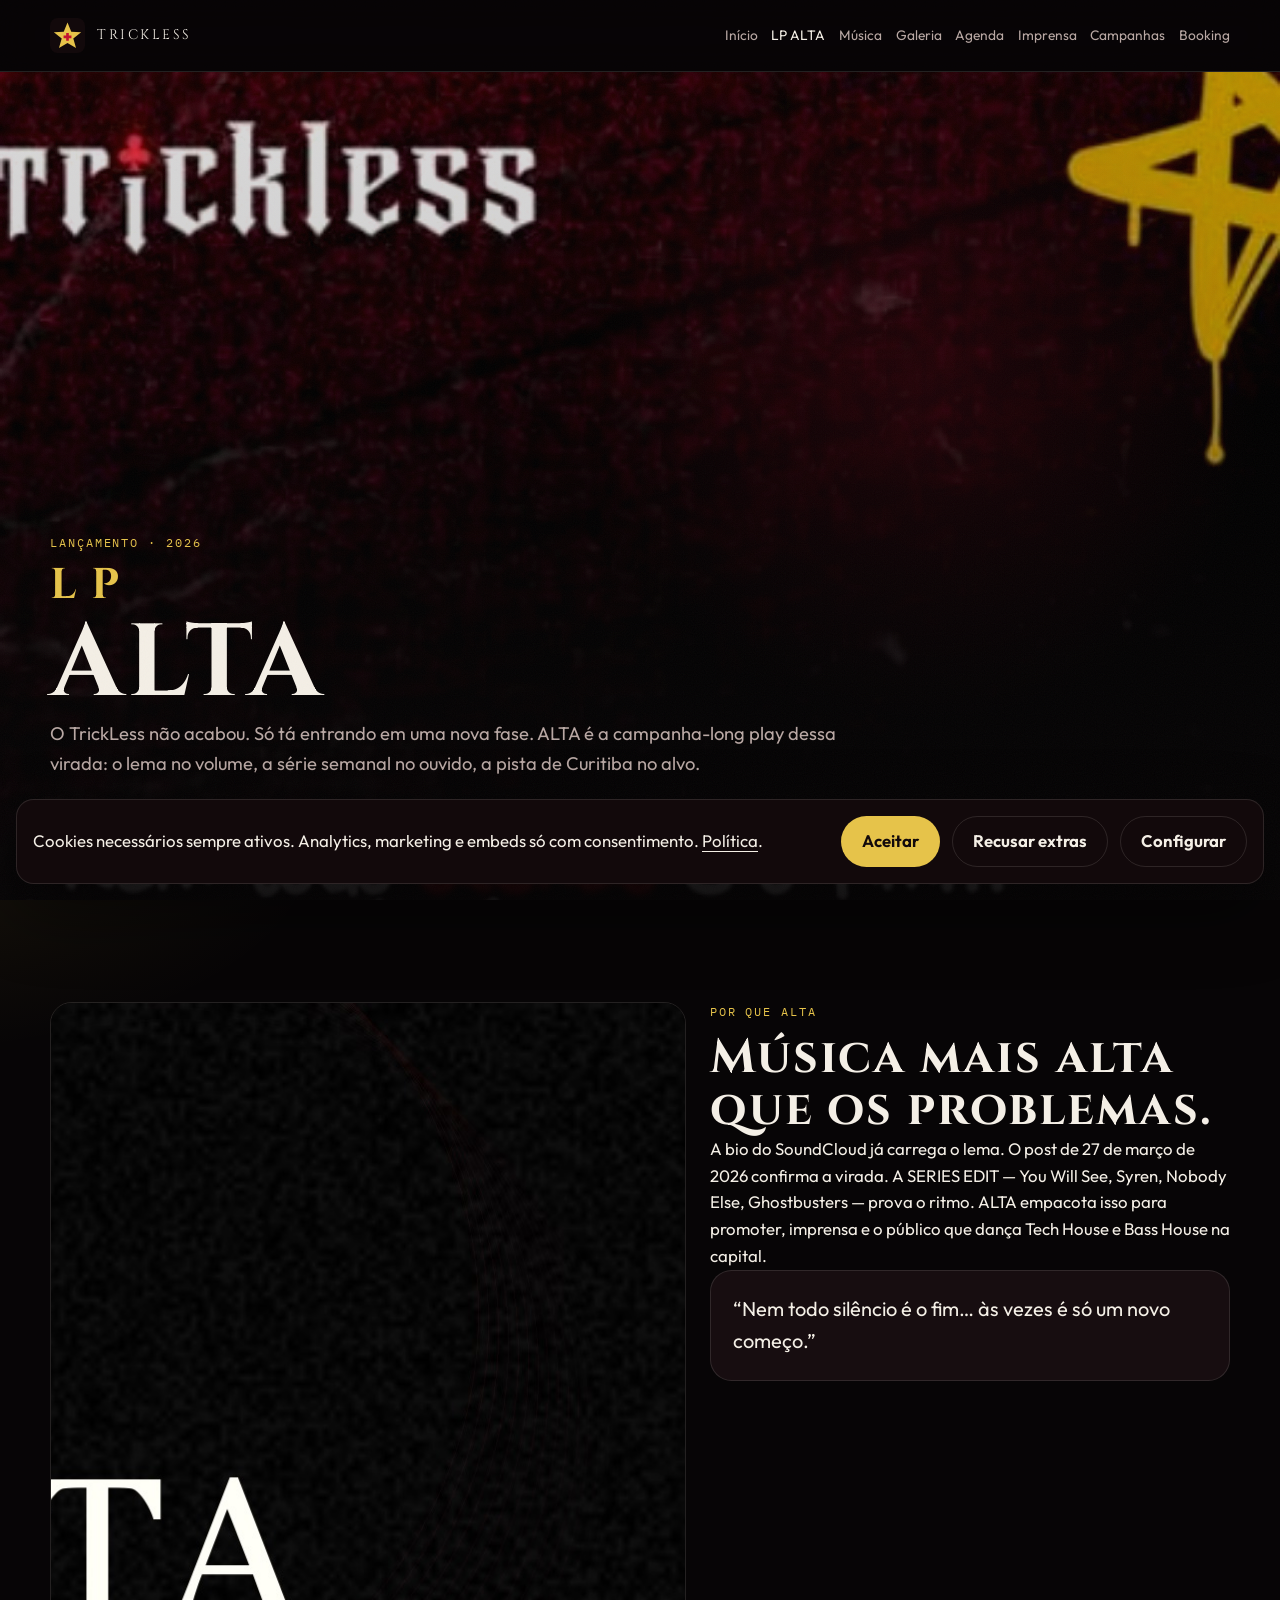
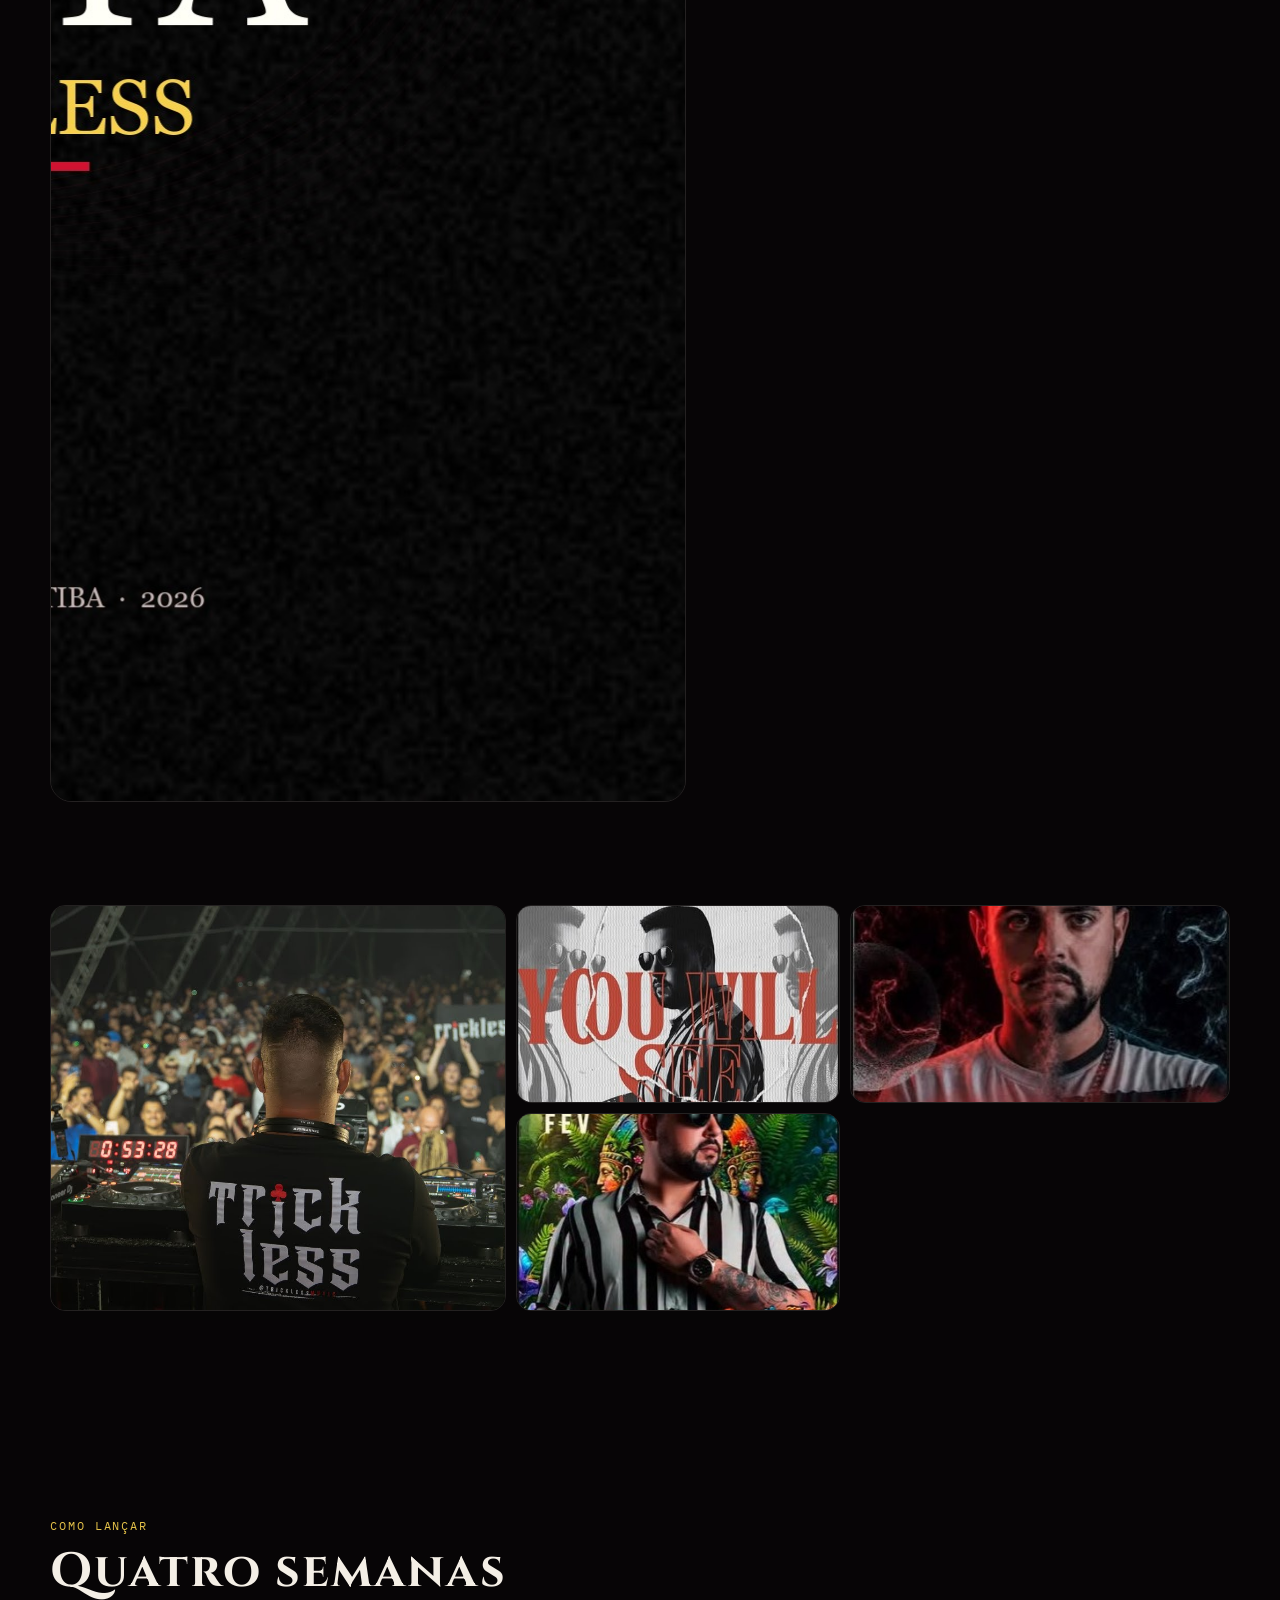
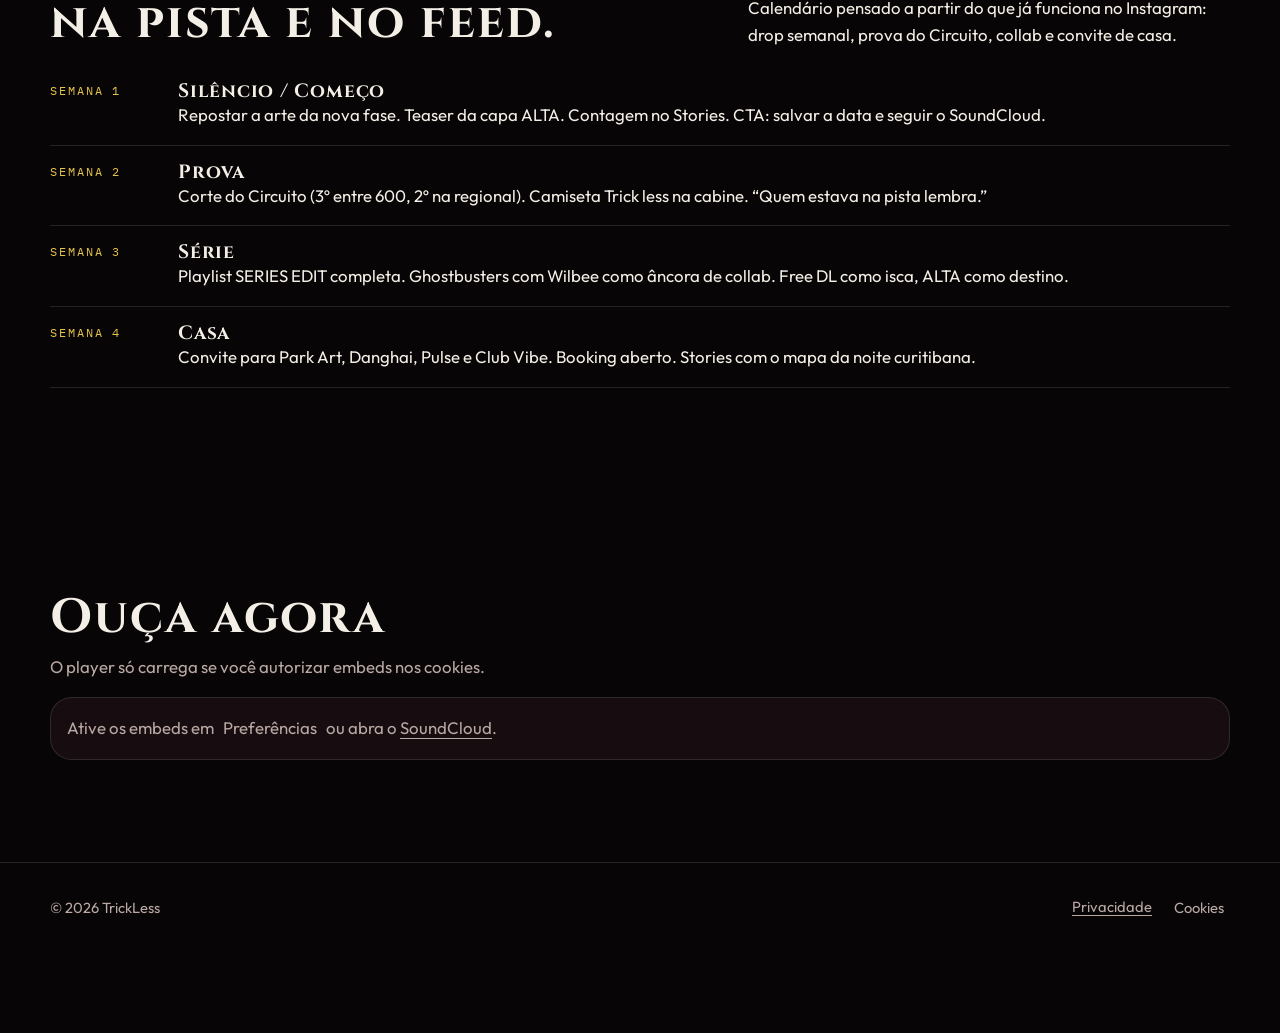
<file: lp.html>
<!DOCTYPE html>
<html lang="pt-BR">
<head>
  <meta charset="utf-8">
  <meta name="viewport" content="width=device-width, initial-scale=1">
  <title>LP ALTA | TrickLess — Nova fase em Curitiba</title>
  <meta name="description" content="Landing da LP ALTA de TrickLess: o truque é deixar a música mais alta que os problemas. SERIES EDIT, Circuito Park Art e o público da eletrônica curitibana.">
  <meta property="og:title" content="LP ALTA | TrickLess">
  <meta property="og:description" content="Nem todo silêncio é o fim. Às vezes é só um novo começo.">
  <meta property="og:image" content="assets/lp/capa-alta.jpg">
  <meta name="theme-color" content="#070506">
  <link rel="canonical" href="https://trickless.art/lp.html">
  <link rel="icon" href="assets/brand/favicon.svg" type="image/svg+xml">
  <link rel="preconnect" href="https://fonts.googleapis.com">
  <link rel="preconnect" href="https://fonts.gstatic.com" crossorigin>
  <link href="https://fonts.googleapis.com/css2?family=Cinzel:wght@600;700&family=IBM+Plex+Mono:wght@400;500&family=Outfit:wght@400;500;600;700&display=swap" rel="stylesheet">
  <link rel="stylesheet" href="css/styles.css">
</head>
<body>
  <a class="skip" href="#conteudo">Ir para o conteúdo</a>
  <header class="site-header">
    <div class="wrap">
      <a class="brand" href="index.html"><img src="assets/brand/favicon.svg" alt=""><span>TRICKLESS</span></a>
      <button class="nav-toggle" type="button" data-nav-toggle aria-expanded="false" aria-controls="menu" aria-label="Abrir menu"><span></span></button>
      <nav class="nav" id="menu" data-nav aria-label="Principal">
        <a href="index.html">Início</a>
        <a href="lp.html" aria-current="page">LP ALTA</a>
        <a href="musica.html">Música</a>
        <a href="galeria.html">Galeria</a>
        <a href="agenda.html">Agenda</a>
        <a href="imprensa.html">Imprensa</a>
        <a href="campanhas.html">Campanhas</a>
        <a href="contato.html">Booking</a>
      </nav>
    </div>
  </header>
  <main id="conteudo">
    <section class="hero" aria-labelledby="alta-title">
      <div class="hero-media">
        <img src="assets/photos/nova-fase-art.jpg" alt="Arte Nova Fase: TrickLess, estrela dourada e a frase Nem todo silêncio é o fim." width="1080" height="1080">
      </div>
      <div class="wrap hero-copy">
        <p class="eyebrow">Lançamento · 2026</p>
        <h1 id="alta-title"><span>LP</span>ALTA</h1>
        <p class="lede">O TrickLess não acabou. Só tá entrando em uma nova fase. ALTA é a campanha-long play dessa virada: o lema no volume, a série semanal no ouvido, a pista de Curitiba no alvo.</p>
        <div class="actions">
          <a class="btn ember" href="https://on.soundcloud.com/jz6PVuJNOz5PpD59xj" rel="noopener noreferrer">Ouvir SERIES EDIT</a>
          <a class="btn" href="contato.html">Chamar para a festa</a>
        </div>
      </div>
    </section>
    <section class="section">
      <div class="wrap split">
        <img class="photo" src="assets/lp/capa-alta.jpg" alt="Capa quadrada da LP ALTA." width="1400" height="1400">
        <div>
          <p class="eyebrow">Por que ALTA</p>
          <h2>Música mais alta que os problemas.</h2>
          <p>A bio do SoundCloud já carrega o lema. O post de 27 de março de 2026 confirma a virada. A SERIES EDIT — You Will See, Syren, Nobody Else, Ghostbusters — prova o ritmo. ALTA empacota isso para promoter, imprensa e o público que dança Tech House e Bass House na capital.</p>
          <blockquote class="quote">“Nem todo silêncio é o fim… às vezes é só um novo começo.”</blockquote>
        </div>
      </div>
    </section>
    <section class="section" style="padding-top:0">
      <div class="wrap">
        <div class="collage">
          <figure class="span-2"><img src="assets/youtube/circuito-final.jpg" alt="TrickLess na final do Circuito, pista lotada."></figure>
          <figure><img src="assets/gallery/you-will-see.jpg" alt="Capa You Will See."></figure>
          <figure><img src="assets/gallery/ghostbusters.jpg" alt="Capa Ghostbusters."></figure>
          <figure><img src="assets/gallery/pulse.jpg" alt="Flyer da Pulse."></figure>
        </div>
      </div>
    </section>
    <section class="section">
      <div class="wrap">
        <div class="section-head">
          <div>
            <p class="eyebrow">Como lançar</p>
            <h2>Quatro semanas na pista e no feed.</h2>
          </div>
          <p>Calendário pensado a partir do que já funciona no Instagram: drop semanal, prova do Circuito, collab e convite de casa.</p>
        </div>
        <div class="timeline">
          <article><p class="kicker">Semana 1</p><div><h3>Silêncio / Começo</h3><p>Repostar a arte da nova fase. Teaser da capa ALTA. Contagem no Stories. CTA: salvar a data e seguir o SoundCloud.</p></div></article>
          <article><p class="kicker">Semana 2</p><div><h3>Prova</h3><p>Corte do Circuito (3º entre 600, 2º na regional). Camiseta Trick less na cabine. “Quem estava na pista lembra.”</p></div></article>
          <article><p class="kicker">Semana 3</p><div><h3>Série</h3><p>Playlist SERIES EDIT completa. Ghostbusters com Wilbee como âncora de collab. Free DL como isca, ALTA como destino.</p></div></article>
          <article><p class="kicker">Semana 4</p><div><h3>Casa</h3><p>Convite para Park Art, Danghai, Pulse e Club Vibe. Booking aberto. Stories com o mapa da noite curitibana.</p></div></article>
        </div>
      </div>
    </section>
    <section class="section">
      <div class="wrap">
        <h2>Ouça agora</h2>
        <p class="muted" style="margin:0.6rem 0 1rem">O player só carrega se você autorizar embeds nos cookies.</p>
        <div class="player" data-needs-consent="embeds" hidden>
          <iframe title="SERIES EDIT no SoundCloud" src="https://w.soundcloud.com/player/?url=https%3A//soundcloud.com/tricklessmusic&color=%23c3122f&auto_play=false" loading="lazy" allow="autoplay"></iframe>
        </div>
        <p class="notice" data-consent-fallback>Ative os embeds em <button type="button" data-consent-open>Preferências</button> ou abra o <a href="https://soundcloud.com/tricklessmusic">SoundCloud</a>.</p>
      </div>
    </section>
  </main>
  <footer class="site-footer">
    <div class="wrap">
      <p>© <span data-year>2026</span> TrickLess</p>
      <nav aria-label="Rodapé"><a href="privacidade.html">Privacidade</a><button type="button" data-consent-open>Cookies</button></nav>
    </div>
  </footer>
  <div class="consent-bar" data-consent-bar hidden>
    <p>Cookies necessários sempre ativos. Analytics, marketing e embeds só com consentimento. <a href="privacidade.html">Política</a>.</p>
    <div class="actions" style="margin:0">
      <button class="btn" type="button" data-consent-accept>Aceitar</button>
      <button class="btn ghost" type="button" data-consent-reject>Recusar extras</button>
      <button class="btn ghost" type="button" data-consent-open>Configurar</button>
    </div>
  </div>
  <div class="consent-panel" data-consent-panel hidden role="dialog" aria-labelledby="consent-title">
    <h2 id="consent-title" tabindex="-1">Permissões</h2>
    <form data-consent-form>
      <div class="switch"><div><strong>Necessários</strong></div><input type="checkbox" data-consent="necessary" checked disabled></div>
      <div class="switch"><div><strong>Preferências</strong></div><input type="checkbox" data-consent="preferences"></div>
      <div class="switch"><div><strong>Analytics</strong></div><input type="checkbox" data-consent="analytics"></div>
      <div class="switch"><div><strong>Marketing</strong></div><input type="checkbox" data-consent="marketing"></div>
      <div class="switch"><div><strong>Embeds</strong></div><input type="checkbox" data-consent="embeds"></div>
      <div class="actions"><button class="btn" type="submit">Salvar</button><button class="btn ghost" type="button" data-consent-close>Fechar</button></div>
    </form>
  </div>
  <script src="js/cookies.js"></script>
  <script src="js/site.js"></script>
</body>
</html>
</file>
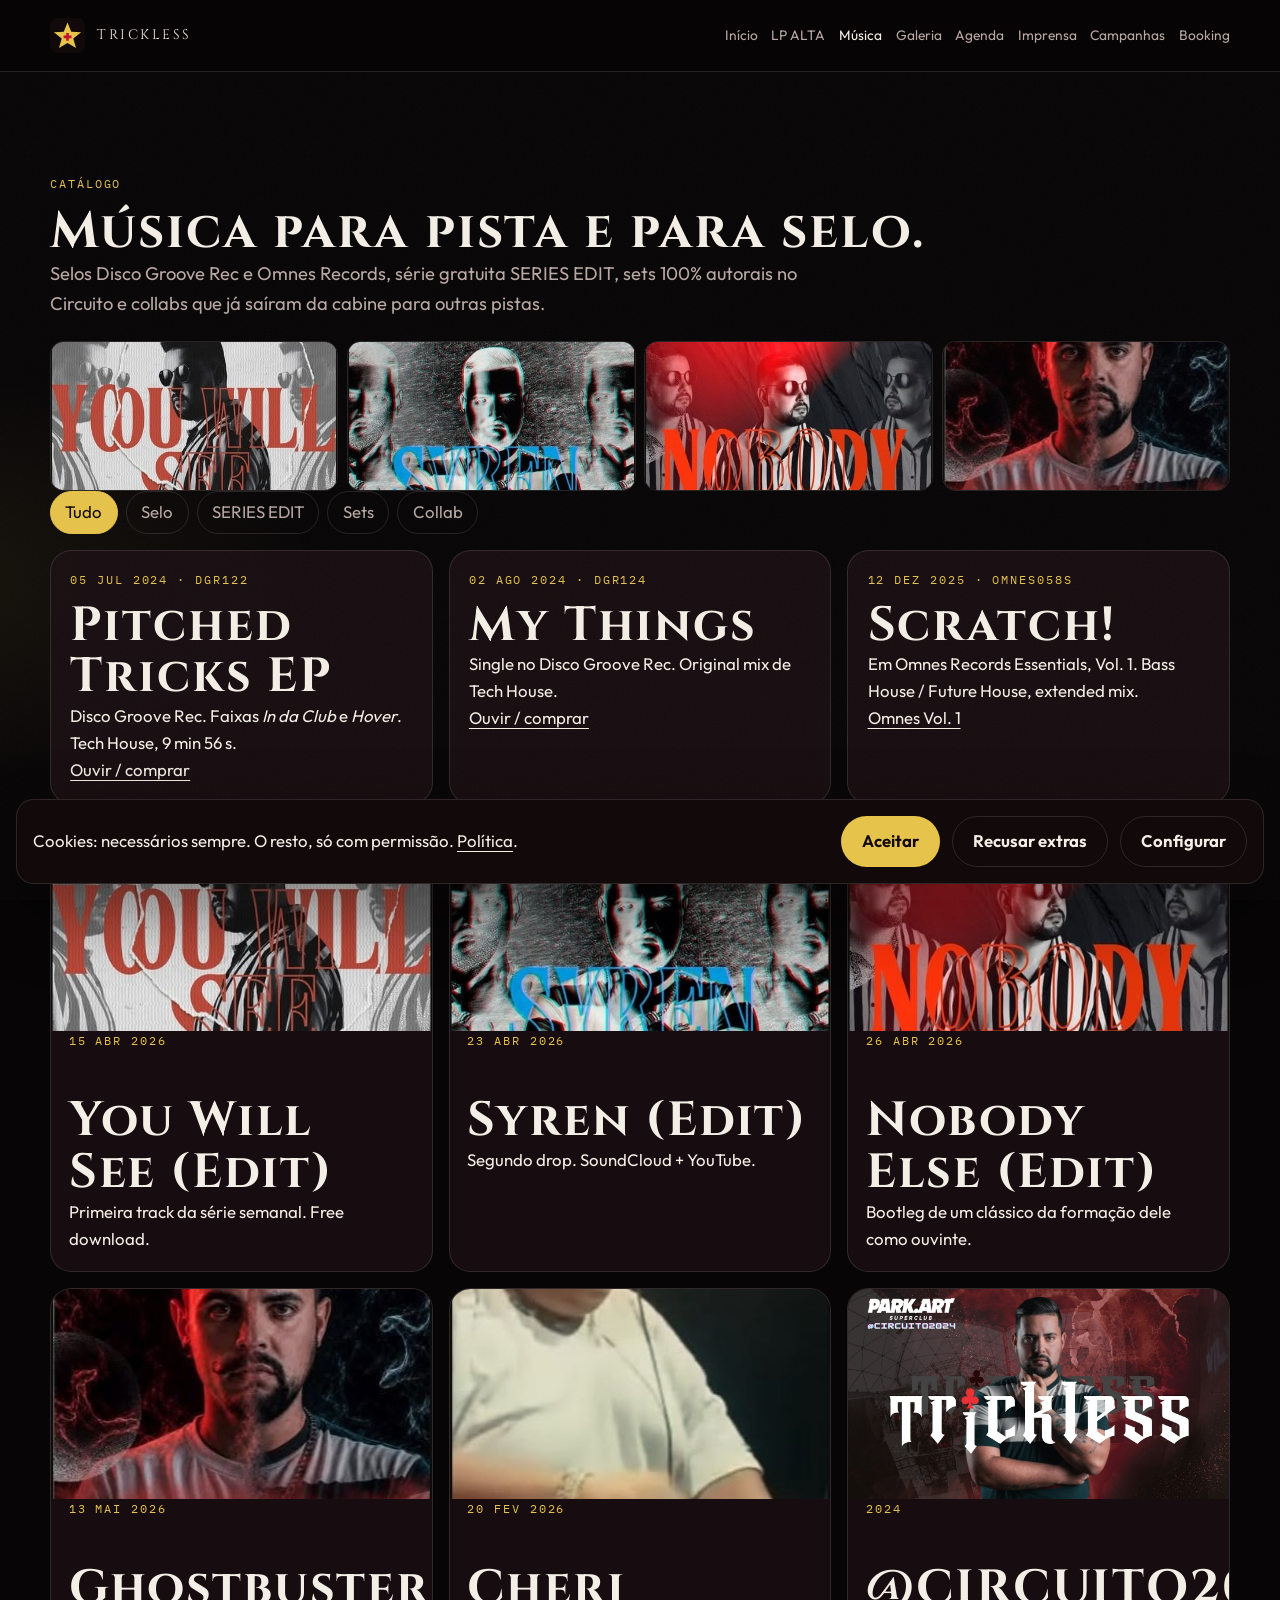
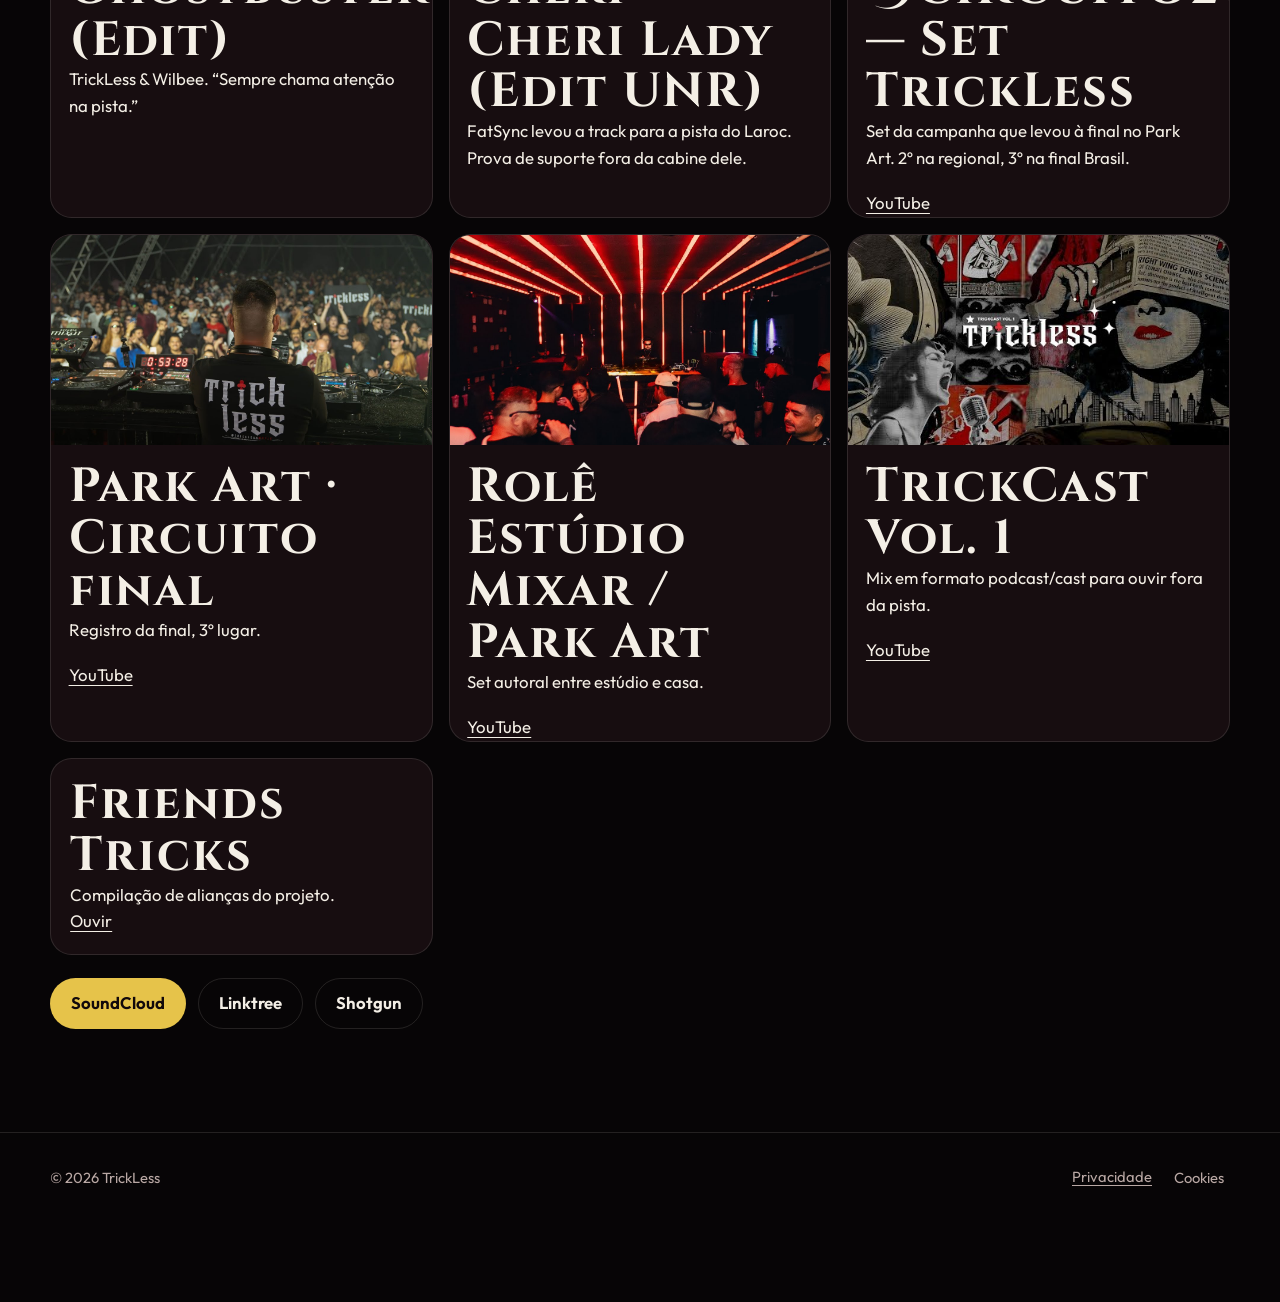
<file: musica.html>
<!DOCTYPE html>
<html lang="pt-BR">
<head>
  <meta charset="utf-8">
  <meta name="viewport" content="width=device-width, initial-scale=1">
  <title>Música | TrickLess — discografia, SERIES EDIT e sets</title>
  <meta name="description" content="Catálogo TrickLess: Pitched Tricks, My Things, Scratch! na Omnes, SERIES EDIT, Circuito 2024 e TrickCast.">
  <link rel="canonical" href="https://trickless.art/musica.html">
  <link rel="icon" href="assets/brand/favicon.svg" type="image/svg+xml">
  <link rel="preconnect" href="https://fonts.googleapis.com">
  <link rel="preconnect" href="https://fonts.gstatic.com" crossorigin>
  <link href="https://fonts.googleapis.com/css2?family=Cinzel:wght@600;700&family=IBM+Plex+Mono:wght@400;500&family=Outfit:wght@400;500;600;700&display=swap" rel="stylesheet">
  <link rel="stylesheet" href="css/styles.css">
</head>
<body>
  <a class="skip" href="#conteudo">Ir para o conteúdo</a>
  <header class="site-header">
    <div class="wrap">
      <a class="brand" href="index.html"><img src="assets/brand/favicon.svg" alt=""><span>TRICKLESS</span></a>
      <button class="nav-toggle" type="button" data-nav-toggle aria-expanded="false" aria-controls="menu" aria-label="Abrir menu"><span></span></button>
      <nav class="nav" id="menu" data-nav aria-label="Principal">
        <a href="index.html">Início</a>
        <a href="lp.html">LP ALTA</a>
        <a href="musica.html" aria-current="page">Música</a>
        <a href="galeria.html">Galeria</a>
        <a href="agenda.html">Agenda</a>
        <a href="imprensa.html">Imprensa</a>
        <a href="campanhas.html">Campanhas</a>
        <a href="contato.html">Booking</a>
      </nav>
    </div>
  </header>
  <main id="conteudo" class="section">
    <div class="wrap">
      <p class="eyebrow">Catálogo</p>
      <h1>Música para pista e para selo.</h1>
      <p class="lede">Selos Disco Groove Rec e Omnes Records, série gratuita SERIES EDIT, sets 100% autorais no Circuito e collabs que já saíram da cabine para outras pistas.</p>
      <div class="page-strip" aria-hidden="true">
        <img src="assets/gallery/you-will-see.jpg" alt="">
        <img src="assets/gallery/syren.jpg" alt="">
        <img src="assets/gallery/nobody-else.jpg" alt="">
        <img src="assets/gallery/ghostbusters.jpg" alt="">
      </div>
      <div class="filters" data-filters>
        <button type="button" data-filter="todos" aria-pressed="true">Tudo</button>
        <button type="button" data-filter="selo">Selo</button>
        <button type="button" data-filter="serie">SERIES EDIT</button>
        <button type="button" data-filter="set">Sets</button>
        <button type="button" data-filter="collab">Collab</button>
      </div>
      <div class="grid-3">
        <article class="card" data-kind="selo">
          <p class="kicker">05 jul 2024 · DGR122</p>
          <h2>Pitched Tricks EP</h2>
          <p>Disco Groove Rec. Faixas <em>In da Club</em> e <em>Hover</em>. Tech House, 9 min 56 s.</p>
          <a href="https://discogrooverec.fanlink.tv/trickless-pitchedtricksep" rel="noopener noreferrer">Ouvir / comprar</a>
        </article>
        <article class="card" data-kind="selo">
          <p class="kicker">02 ago 2024 · DGR124</p>
          <h2>My Things</h2>
          <p>Single no Disco Groove Rec. Original mix de Tech House.</p>
          <a href="https://discogrooverec.fanlink.tv/trickless-mythings" rel="noopener noreferrer">Ouvir / comprar</a>
        </article>
        <article class="card" data-kind="selo">
          <p class="kicker">12 dez 2025 · OMNES058S</p>
          <h2>Scratch!</h2>
          <p>Em Omnes Records Essentials, Vol. 1. Bass House / Future House, extended mix.</p>
          <a href="https://sym.ffm.to/orevol1" rel="noopener noreferrer">Omnes Vol. 1</a>
        </article>
        <article class="card shot" data-kind="serie">
          <img src="assets/gallery/you-will-see.jpg" alt="Capa You Will See.">
          <p class="kicker">15 abr 2026</p>
          <h2>You Will See (Edit)</h2>
          <p>Primeira track da série semanal. Free download.</p>
        </article>
        <article class="card shot" data-kind="serie">
          <img src="assets/gallery/syren.jpg" alt="Capa Syren.">
          <p class="kicker">23 abr 2026</p>
          <h2>Syren (Edit)</h2>
          <p>Segundo drop. SoundCloud + YouTube.</p>
        </article>
        <article class="card shot" data-kind="serie">
          <img src="assets/gallery/nobody-else.jpg" alt="Capa Nobody Else.">
          <p class="kicker">26 abr 2026</p>
          <h2>Nobody Else (Edit)</h2>
          <p>Bootleg de um clássico da formação dele como ouvinte.</p>
        </article>
        <article class="card shot" data-kind="collab">
          <img src="assets/gallery/ghostbusters.jpg" alt="Capa Ghostbusters.">
          <p class="kicker">13 mai 2026</p>
          <h2>Ghostbusters (Edit)</h2>
          <p>TrickLess &amp; Wilbee. “Sempre chama atenção na pista.”</p>
        </article>
        <article class="card shot" data-kind="collab">
          <img src="assets/gallery/laroc.jpg" alt="FatSync tocando a edit no Laroc.">
          <p class="kicker">20 fev 2026</p>
          <h2>Cheri Cheri Lady (Edit UNR)</h2>
          <p>FatSync levou a track para a pista do Laroc. Prova de suporte fora da cabine dele.</p>
        </article>
        <article class="card shot" data-kind="set">
          <img src="assets/youtube/circuito-set.jpg" alt="Thumb do set Circuito 2024.">
          <p class="kicker">2024</p>
          <h2>@CIRCUITO2024 — Set TrickLess</h2>
          <p>Set da campanha que levou à final no Park Art. 2º na regional, 3º na final Brasil.</p>
          <a href="https://www.youtube.com/watch?v=dW5OBZK8n5g" rel="noopener noreferrer">YouTube</a>
        </article>
        <article class="card shot" data-kind="set">
          <img src="assets/youtube/circuito-final.jpg" alt="Still da final no Park Art.">
          <h2>Park Art · Circuito final</h2>
          <p>Registro da final, 3º lugar.</p>
          <a href="https://youtu.be/zRgaQLx3PXg" rel="noopener noreferrer">YouTube</a>
        </article>
        <article class="card shot" data-kind="set">
          <img src="assets/youtube/mixar.jpg" alt="Still do Mixar.">
          <h2>Rolê Estúdio Mixar / Park Art</h2>
          <p>Set autoral entre estúdio e casa.</p>
          <a href="https://youtu.be/YVIL2GOKNJg" rel="noopener noreferrer">YouTube</a>
        </article>
        <article class="card shot" data-kind="set">
          <img src="assets/youtube/trickcast.jpg" alt="Capa TrickCast Vol. 1.">
          <h2>TrickCast Vol. 1</h2>
          <p>Mix em formato podcast/cast para ouvir fora da pista.</p>
          <a href="https://youtu.be/O6XC5POo_Rs" rel="noopener noreferrer">YouTube</a>
        </article>
        <article class="card" data-kind="collab">
          <h2>Friends Tricks</h2>
          <p>Compilação de alianças do projeto.</p>
          <a href="https://onerpm.link/148965180050" rel="noopener noreferrer">Ouvir</a>
        </article>
      </div>
      <div class="actions">
        <a class="btn" href="https://soundcloud.com/tricklessmusic" rel="noopener noreferrer">SoundCloud</a>
        <a class="btn ghost" href="https://linktr.ee/tricklessdj" rel="noopener noreferrer">Linktree</a>
        <a class="btn ghost" href="https://shotgun.live/pt-br/artists/tricklessmusic" rel="noopener noreferrer">Shotgun</a>
      </div>
    </div>
  </main>
  <footer class="site-footer">
    <div class="wrap">
      <p>© <span data-year>2026</span> TrickLess</p>
      <nav aria-label="Rodapé"><a href="privacidade.html">Privacidade</a><button type="button" data-consent-open>Cookies</button></nav>
    </div>
  </footer>
  <div class="consent-bar" data-consent-bar hidden>
    <p>Cookies: necessários sempre. O resto, só com permissão. <a href="privacidade.html">Política</a>.</p>
    <div class="actions" style="margin:0">
      <button class="btn" type="button" data-consent-accept>Aceitar</button>
      <button class="btn ghost" type="button" data-consent-reject>Recusar extras</button>
      <button class="btn ghost" type="button" data-consent-open>Configurar</button>
    </div>
  </div>
  <div class="consent-panel" data-consent-panel hidden role="dialog" aria-labelledby="consent-title">
    <h2 id="consent-title" tabindex="-1">Permissões</h2>
    <form data-consent-form>
      <div class="switch"><div><strong>Necessários</strong></div><input type="checkbox" data-consent="necessary" checked disabled></div>
      <div class="switch"><div><strong>Preferências</strong></div><input type="checkbox" data-consent="preferences"></div>
      <div class="switch"><div><strong>Analytics</strong></div><input type="checkbox" data-consent="analytics"></div>
      <div class="switch"><div><strong>Marketing</strong></div><input type="checkbox" data-consent="marketing"></div>
      <div class="switch"><div><strong>Embeds</strong></div><input type="checkbox" data-consent="embeds"></div>
      <div class="actions"><button class="btn" type="submit">Salvar</button><button class="btn ghost" type="button" data-consent-close>Fechar</button></div>
    </form>
  </div>
  <script src="js/cookies.js"></script>
  <script src="js/site.js"></script>
</body>
</html>
</file>
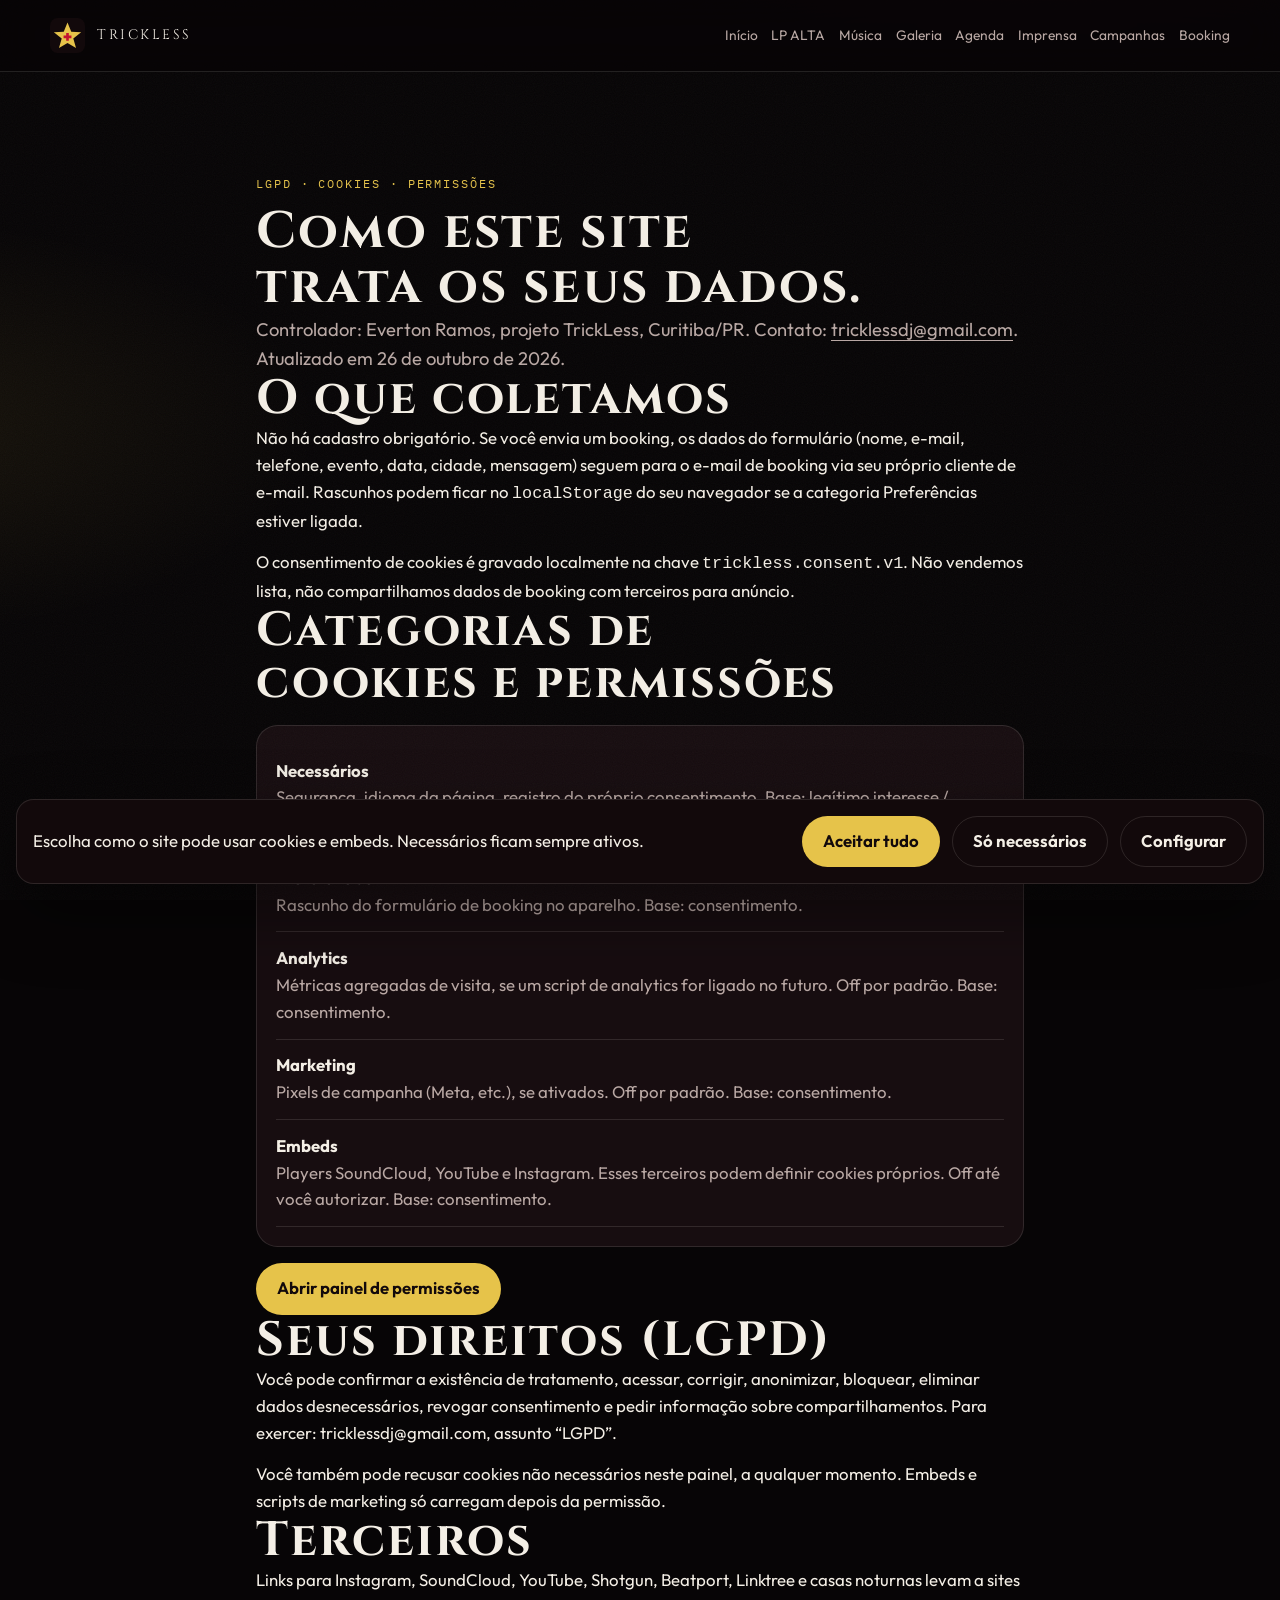
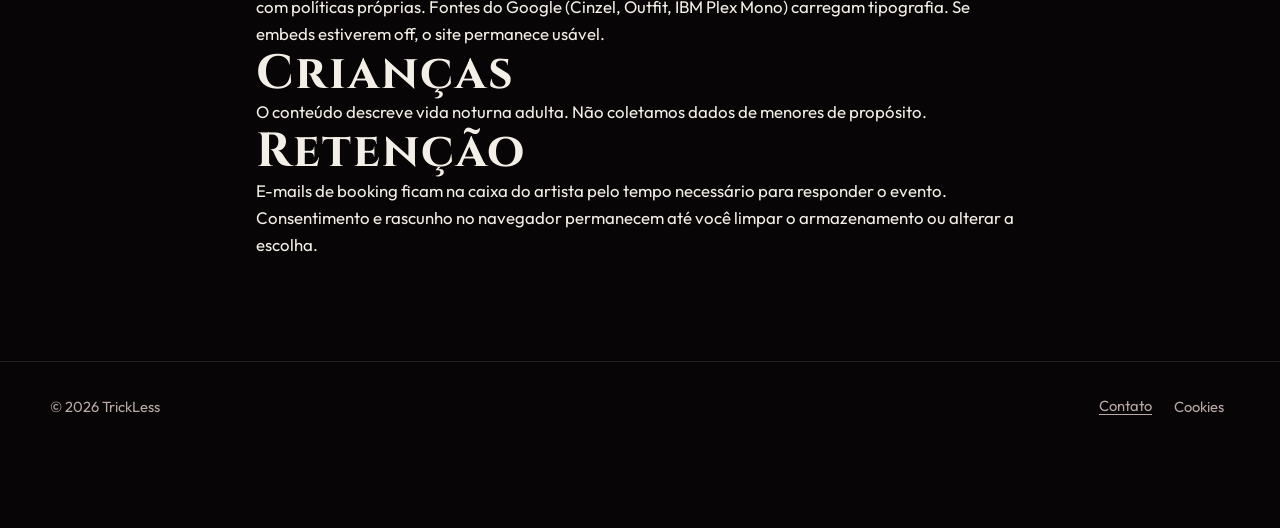
<file: privacidade.html>
<!DOCTYPE html>
<html lang="pt-BR">
<head>
  <meta charset="utf-8">
  <meta name="viewport" content="width=device-width, initial-scale=1">
  <title>Privacidade, cookies e permissões | TrickLess</title>
  <meta name="description" content="Política de privacidade LGPD do site TrickLess: cookies necessários, preferências, analytics, marketing, embeds e seus direitos.">
  <link rel="canonical" href="https://trickless.art/privacidade.html">
  <link rel="icon" href="assets/brand/favicon.svg" type="image/svg+xml">
  <link rel="preconnect" href="https://fonts.googleapis.com">
  <link rel="preconnect" href="https://fonts.gstatic.com" crossorigin>
  <link href="https://fonts.googleapis.com/css2?family=Cinzel:wght@600;700&family=IBM+Plex+Mono:wght@400;500&family=Outfit:wght@400;500;600;700&display=swap" rel="stylesheet">
  <link rel="stylesheet" href="css/styles.css">
</head>
<body>
  <a class="skip" href="#conteudo">Ir para o conteúdo</a>
  <header class="site-header">
    <div class="wrap">
      <a class="brand" href="index.html"><img src="assets/brand/favicon.svg" alt=""><span>TRICKLESS</span></a>
      <button class="nav-toggle" type="button" data-nav-toggle aria-expanded="false" aria-controls="menu" aria-label="Abrir menu"><span></span></button>
      <nav class="nav" id="menu" data-nav aria-label="Principal">
        <a href="index.html">Início</a>
        <a href="lp.html">LP ALTA</a>
        <a href="musica.html">Música</a>
        <a href="galeria.html">Galeria</a>
        <a href="agenda.html">Agenda</a>
        <a href="imprensa.html">Imprensa</a>
        <a href="campanhas.html">Campanhas</a>
        <a href="contato.html">Booking</a>
      </nav>
    </div>
  </header>
  <main id="conteudo" class="section">
    <div class="wrap" style="max-width:48rem">
      <p class="eyebrow">LGPD · cookies · permissões</p>
      <h1>Como este site trata os seus dados.</h1>
      <p class="lede">Controlador: Everton Ramos, projeto TrickLess, Curitiba/PR. Contato: <a href="mailto:tricklessdj@gmail.com">tricklessdj@gmail.com</a>. Atualizado em 26 de outubro de 2026.</p>

      <h2>O que coletamos</h2>
      <p>Não há cadastro obrigatório. Se você envia um booking, os dados do formulário (nome, e-mail, telefone, evento, data, cidade, mensagem) seguem para o e-mail de booking via seu próprio cliente de e-mail. Rascunhos podem ficar no <code>localStorage</code> do seu navegador se a categoria Preferências estiver ligada.</p>
      <p>O consentimento de cookies é gravado localmente na chave <code>trickless.consent.v1</code>. Não vendemos lista, não compartilhamos dados de booking com terceiros para anúncio.</p>

      <h2>Categorias de cookies e permissões</h2>
      <div class="card" style="margin:1rem 0">
        <div class="switch"><div><strong>Necessários</strong><p class="muted">Segurança, idioma da página, registro do próprio consentimento. Base: legítimo interesse / obrigação de lembrar a escolha. Sempre on.</p></div></div>
        <div class="switch"><div><strong>Preferências</strong><p class="muted">Rascunho do formulário de booking no aparelho. Base: consentimento.</p></div></div>
        <div class="switch"><div><strong>Analytics</strong><p class="muted">Métricas agregadas de visita, se um script de analytics for ligado no futuro. Off por padrão. Base: consentimento.</p></div></div>
        <div class="switch"><div><strong>Marketing</strong><p class="muted">Pixels de campanha (Meta, etc.), se ativados. Off por padrão. Base: consentimento.</p></div></div>
        <div class="switch"><div><strong>Embeds</strong><p class="muted">Players SoundCloud, YouTube e Instagram. Esses terceiros podem definir cookies próprios. Off até você autorizar. Base: consentimento.</p></div></div>
      </div>
      <p><button class="btn" type="button" data-consent-open>Abrir painel de permissões</button></p>

      <h2>Seus direitos (LGPD)</h2>
      <p>Você pode confirmar a existência de tratamento, acessar, corrigir, anonimizar, bloquear, eliminar dados desnecessários, revogar consentimento e pedir informação sobre compartilhamentos. Para exercer: tricklessdj@gmail.com, assunto “LGPD”.</p>
      <p>Você também pode recusar cookies não necessários neste painel, a qualquer momento. Embeds e scripts de marketing só carregam depois da permissão.</p>

      <h2>Terceiros</h2>
      <p>Links para Instagram, SoundCloud, YouTube, Shotgun, Beatport, Linktree e casas noturnas levam a sites com políticas próprias. Fontes do Google (Cinzel, Outfit, IBM Plex Mono) carregam tipografia. Se embeds estiverem off, o site permanece usável.</p>

      <h2>Crianças</h2>
      <p>O conteúdo descreve vida noturna adulta. Não coletamos dados de menores de propósito.</p>

      <h2>Retenção</h2>
      <p>E-mails de booking ficam na caixa do artista pelo tempo necessário para responder o evento. Consentimento e rascunho no navegador permanecem até você limpar o armazenamento ou alterar a escolha.</p>
    </div>
  </main>
  <footer class="site-footer">
    <div class="wrap">
      <p>© <span data-year>2026</span> TrickLess</p>
      <nav aria-label="Rodapé"><a href="contato.html">Contato</a><button type="button" data-consent-open>Cookies</button></nav>
    </div>
  </footer>
  <div class="consent-bar" data-consent-bar hidden>
    <p>Escolha como o site pode usar cookies e embeds. Necessários ficam sempre ativos.</p>
    <div class="actions" style="margin:0">
      <button class="btn" type="button" data-consent-accept>Aceitar tudo</button>
      <button class="btn ghost" type="button" data-consent-reject>Só necessários</button>
      <button class="btn ghost" type="button" data-consent-open>Configurar</button>
    </div>
  </div>
  <div class="consent-panel" data-consent-panel hidden role="dialog" aria-labelledby="consent-title">
    <h2 id="consent-title" tabindex="-1">Permissões e cookies</h2>
    <form data-consent-form>
      <div class="switch"><div><strong>Necessários</strong><p class="muted">Sempre ativos.</p></div><input type="checkbox" data-consent="necessary" checked disabled></div>
      <div class="switch"><div><strong>Preferências</strong><p class="muted">Rascunho de booking.</p></div><input type="checkbox" data-consent="preferences"></div>
      <div class="switch"><div><strong>Analytics</strong><p class="muted">Métricas. Off por padrão.</p></div><input type="checkbox" data-consent="analytics"></div>
      <div class="switch"><div><strong>Marketing</strong><p class="muted">Campanhas. Off por padrão.</p></div><input type="checkbox" data-consent="marketing"></div>
      <div class="switch"><div><strong>Embeds</strong><p class="muted">Som e vídeo de terceiros.</p></div><input type="checkbox" data-consent="embeds"></div>
      <div class="actions"><button class="btn" type="submit">Salvar escolhas</button><button class="btn ghost" type="button" data-consent-close>Fechar</button></div>
    </form>
  </div>
  <script src="js/cookies.js"></script>
  <script src="js/site.js"></script>
</body>
</html>
</file>
<file: css/styles.css>
@layer reset, tokens, base, layout, components, motion, print;

@layer reset {
  *, *::before, *::after { box-sizing: border-box; }
  html { scroll-behavior: smooth; }
  body, h1, h2, h3, h4, p, figure, blockquote, ul, ol, dl, dd { margin: 0; }
  ul, ol { padding: 0; list-style: none; }
  img, svg, video, canvas { display: block; max-width: 100%; }
  button, input, textarea, select { font: inherit; color: inherit; }
  button { cursor: pointer; background: none; border: 0; }
  a { color: inherit; text-decoration-thickness: 1px; text-underline-offset: 0.22em; }
  :focus-visible { outline: 2px solid var(--gold); outline-offset: 3px; }
}

@layer tokens {
  :root {
    --void: #070506;
    --ink: #12090b;
    --panel: #1a1013;
    --line: rgba(244, 239, 230, 0.12);
    --bone: #f4efe6;
    --fog: #b9a8a4;
    --ember: #c3122f;
    --ember-hot: #ff4d6d;
    --gold: #e6c34a;
    --gold-hot: #ffe36a;
    --ok: #c6e39a;
    --danger: #ff8d7a;
    --header: 4.5rem;
    --radius: 1.35rem;
    --shadow: 0 28px 70px rgba(0, 0, 0, 0.45);
    --font-display: Cinzel, "Times New Roman", serif;
    --font-body: Outfit, "Segoe UI", sans-serif;
    --font-mono: "IBM Plex Mono", ui-monospace, monospace;
    --measure: 66ch;
    color-scheme: dark;
  }
}

@layer base {
  html { background: var(--void); }
  body {
    min-height: 100vh;
    font-family: var(--font-body);
    font-size: 1.05rem;
    line-height: 1.6;
    color: var(--bone);
    background:
      radial-gradient(1200px 500px at 80% -10%, rgba(195, 18, 47, 0.22), transparent 55%),
      radial-gradient(900px 420px at -10% 20%, rgba(230, 195, 74, 0.08), transparent 50%),
      var(--void);
  }
  body::before {
    content: "";
    pointer-events: none;
    position: fixed;
    inset: 0;
    z-index: 8;
    opacity: 0.07;
    background-image: url("data:image/svg+xml;utf8,<svg xmlns='http://www.w3.org/2000/svg' width='140' height='140'><filter id='n'><feTurbulence type='fractalNoise' baseFrequency='.9' numOctaves='2'/></filter><rect width='100%' height='100%' filter='url(%23n)' opacity='.55'/></svg>");
  }
  h1, h2, h3 {
    font-family: var(--font-display);
    font-weight: 700;
    letter-spacing: 0.04em;
    line-height: 1.08;
    text-wrap: balance;
  }
  h1 { font-size: clamp(1.85rem, 4.4vw, 3.2rem); }
  .hero h1 { font-size: clamp(2.8rem, 8vw, 7.2rem); }
  h2 { font-size: clamp(1.7rem, 4vw, 3rem); }
  h3 { font-size: 1.2rem; }
  p + p { margin-top: 0.9rem; }
  .skip {
    position: absolute;
    left: 1rem;
    top: -4rem;
    z-index: 40;
    padding: 0.7rem 1rem;
    background: var(--gold);
    color: var(--ink);
  }
  .skip:focus { top: 1rem; }
}

@layer layout {
  .wrap {
    width: min(1180px, calc(100% - 2rem));
    margin-inline: auto;
  }
  .site-header {
    position: sticky;
    top: 0;
    z-index: 20;
    height: var(--header);
    backdrop-filter: blur(16px);
    background: color-mix(in srgb, var(--void) 78%, transparent);
    border-bottom: 1px solid var(--line);
  }
  .site-header .wrap,
  .site-footer .wrap {
    display: flex;
    align-items: center;
    justify-content: space-between;
    gap: 1rem;
    height: 100%;
  }
  .brand {
    display: flex;
    align-items: center;
    gap: 0.75rem;
    font-family: var(--font-display);
    letter-spacing: 0.18em;
    font-size: 0.86rem;
    text-decoration: none;
  }
  .brand img, .brand svg { width: 2.2rem; height: 2.2rem; flex: none; }
  .nav {
    display: flex;
    flex-wrap: wrap;
    justify-content: flex-end;
    gap: 0.85rem;
    font-size: 0.86rem;
  }
  .nav a { text-decoration: none; color: var(--fog); }
  .nav a[aria-current="page"],
  .nav a:hover { color: var(--bone); }
  .nav-toggle {
    display: none;
    width: 2.6rem;
    height: 2.6rem;
    border: 1px solid var(--line);
    border-radius: 999px;
    place-items: center;
  }
  .nav-toggle span {
    display: block;
    width: 1.15rem;
    height: 2px;
    background: var(--bone);
    position: relative;
  }
  .nav-toggle span::before,
  .nav-toggle span::after {
    content: "";
    position: absolute;
    left: 0;
    width: 100%;
    height: 2px;
    background: var(--bone);
  }
  .nav-toggle span::before { top: -6px; }
  .nav-toggle span::after { top: 6px; }
  main { position: relative; z-index: 1; }
  .section { padding: clamp(3.5rem, 8vw, 6.5rem) 0; }
  .section-head {
    display: grid;
    grid-template-columns: minmax(0, 1.4fr) minmax(0, 1fr);
    gap: 1.5rem;
    margin-bottom: 2rem;
    align-items: end;
  }
  .split {
    display: grid;
    grid-template-columns: minmax(0, 1.1fr) minmax(0, 0.9fr);
    gap: 1.5rem;
    align-items: start;
  }
  .grid-2, .grid-3, .grid-4 {
    display: grid;
    gap: 1rem;
  }
  .grid-2 { grid-template-columns: repeat(2, minmax(0, 1fr)); }
  .grid-3 { grid-template-columns: repeat(3, minmax(0, 1fr)); }
  .grid-4 { grid-template-columns: repeat(4, minmax(0, 1fr)); }
  .site-footer {
    border-top: 1px solid var(--line);
    padding: 2rem 0 7rem;
    color: var(--fog);
    font-size: 0.92rem;
  }
  .site-footer nav { display: flex; gap: 1rem; flex-wrap: wrap; }
}

@layer components {
  .eyebrow, .kicker {
    font-family: var(--font-mono);
    font-size: 0.75rem;
    letter-spacing: 0.16em;
    text-transform: uppercase;
    color: var(--gold);
    margin-bottom: 0.65rem;
  }
  .lede { font-size: 1.15rem; color: var(--fog); max-width: var(--measure); }
  .btn {
    display: inline-flex;
    align-items: center;
    justify-content: center;
    gap: 0.5rem;
    min-height: 3rem;
    padding: 0.7rem 1.25rem;
    border-radius: 999px;
    background: var(--gold);
    color: var(--ink);
    text-decoration: none;
    font-weight: 650;
    border: 1px solid transparent;
  }
  .btn.ghost {
    background: transparent;
    color: var(--bone);
    border-color: var(--line);
  }
  .btn.ember {
    background: var(--ember);
    color: var(--bone);
  }
  .actions { display: flex; flex-wrap: wrap; gap: 0.75rem; margin-top: 1.4rem; }
  .hero {
    position: relative;
    min-height: min(92vh, 860px);
    display: grid;
    align-items: end;
    overflow: hidden;
  }
  .hero-media {
    position: absolute;
    inset: 0;
  }
  .hero-media img {
    width: 100%;
    height: 100%;
    object-fit: cover;
    object-position: 50% 68%;
    filter: saturate(1.08) contrast(1.08);
  }
  .hero-media canvas { pointer-events: none; }
  .hero-media::after {
    content: "";
    position: absolute;
    inset: 0;
    background:
      linear-gradient(180deg, rgba(7,5,6,0.15) 0%, rgba(7,5,6,0.2) 40%, rgba(7,5,6,0.92) 100%),
      radial-gradient(circle at 72% 38%, rgba(195,18,47,0.18), transparent 32%);
  }
  .hero-copy {
    position: relative;
    z-index: 2;
    padding: 5rem 0 3rem;
  }
  .hero h1 span {
    display: block;
    font-size: 0.42em;
    letter-spacing: 0.32em;
    color: var(--gold);
  }
  .stat-row, .chip-row {
    display: flex;
    flex-wrap: wrap;
    gap: 0.7rem;
    margin-top: 1.6rem;
  }
  .stat, .chip, .card, .quote, .form, .notice {
    background: color-mix(in srgb, var(--panel) 86%, transparent);
    border: 1px solid var(--line);
    border-radius: var(--radius);
  }
  .stat {
    min-width: 9rem;
    padding: 1rem 1.1rem;
  }
  .stat strong {
    display: block;
    font-family: var(--font-display);
    font-size: 1.45rem;
  }
  .stat span, .muted, .chip { color: var(--fog); }
  .chip {
    padding: 0.4rem 0.8rem;
    font-size: 0.86rem;
  }
  .card { padding: 1.2rem; }
  .card img {
    width: 100%;
    height: 220px;
    object-fit: cover;
    border-radius: 0.9rem;
    margin-bottom: 0.9rem;
  }
  .photo {
    width: 100%;
    border-radius: var(--radius);
    object-fit: cover;
    border: 1px solid var(--line);
  }
  .photo.portrait { aspect-ratio: 4 / 5; }
  .photo.wide { aspect-ratio: 16 / 9; }
  .marquee {
    overflow: hidden;
    border-block: 1px solid var(--line);
    padding: 0.85rem 0;
    background: color-mix(in srgb, var(--ink) 70%, transparent);
  }
  .marquee-track {
    display: flex;
    gap: 2.4rem;
    width: max-content;
    animation: ticker 28s linear infinite;
    font-family: var(--font-mono);
    letter-spacing: 0.14em;
    text-transform: uppercase;
    font-size: 0.78rem;
    color: var(--gold);
  }
  .eq {
    display: flex;
    align-items: end;
    gap: 4px;
    height: 42px;
  }
  .eq i {
    width: 4px;
    height: 30%;
    background: var(--gold);
    animation: eq 1.1s ease-in-out infinite;
  }
  .eq i:nth-child(2) { animation-delay: .1s; background: var(--ember); }
  .eq i:nth-child(3) { animation-delay: .2s; }
  .eq i:nth-child(4) { animation-delay: .05s; background: var(--ember-hot); }
  .eq i:nth-child(5) { animation-delay: .18s; }
  .quote { padding: 1.4rem; font-size: 1.25rem; }
  .filters { display: flex; flex-wrap: wrap; gap: 0.5rem; margin-bottom: 1rem; }
  .filters button {
    border: 1px solid var(--line);
    border-radius: 999px;
    padding: 0.45rem 0.9rem;
    color: var(--fog);
  }
  .filters button[aria-pressed="true"] {
    background: var(--gold);
    color: var(--ink);
    border-color: var(--gold);
  }
  .hidden { display: none !important; }
  label { display: grid; gap: 0.35rem; font-size: 0.92rem; margin-bottom: 0.9rem; }
  input, textarea, select {
    width: 100%;
    border: 1px solid var(--line);
    background: var(--ink);
    border-radius: 0.8rem;
    padding: 0.8rem 0.9rem;
  }
  textarea { min-height: 8rem; resize: vertical; }
  .form { padding: 1.3rem; }
  .consent-bar, .consent-panel {
    position: fixed;
    z-index: 30;
    background: var(--ink);
    border: 1px solid var(--line);
    box-shadow: var(--shadow);
  }
  .consent-bar {
    left: 1rem;
    right: 1rem;
    bottom: 1rem;
    padding: 1rem;
    border-radius: 1.1rem;
    display: none;
    gap: 1rem;
    align-items: center;
    justify-content: space-between;
  }
  .consent-bar.open, .consent-panel.open { display: flex; }
  .consent-panel {
    display: none;
    flex-direction: column;
    gap: 0.8rem;
    left: 50%;
    top: 50%;
    transform: translate(-50%, -50%);
    width: min(640px, calc(100% - 2rem));
    max-height: min(82vh, 720px);
    overflow: auto;
    padding: 1.3rem;
    border-radius: 1.2rem;
  }
  .switch {
    display: flex;
    justify-content: space-between;
    gap: 1rem;
    padding: 0.8rem 0;
    border-bottom: 1px solid var(--line);
  }
  .switch input { width: auto; accent-color: var(--gold); }
  .palette {
    display: grid;
    grid-template-columns: repeat(5, minmax(0, 1fr));
    gap: 0.6rem;
  }
  .swatch {
    min-height: 6.5rem;
    border-radius: 1rem;
    padding: 0.8rem;
    display: flex;
    align-items: end;
    font-family: var(--font-mono);
    font-size: 0.75rem;
    border: 1px solid var(--line);
  }
  .timeline { display: grid; gap: 1rem; }
  .timeline article {
    display: grid;
    grid-template-columns: 7rem 1fr;
    gap: 1rem;
    padding-bottom: 1rem;
    border-bottom: 1px solid var(--line);
  }
  .player {
    border: 1px solid var(--line);
    border-radius: var(--radius);
    overflow: hidden;
    min-height: 166px;
    background: var(--ink);
  }
  .player iframe { width: 100%; min-height: 166px; border: 0; }
  .notice { padding: 1rem; color: var(--fog); }
  .frame {
    position: relative;
    padding: 0.55rem;
    background: var(--ink);
    border: 1px solid color-mix(in srgb, var(--gold) 55%, var(--line));
    border-radius: 1.1rem;
    box-shadow: var(--shadow);
  }
  .frame img { width: 100%; height: 100%; object-fit: cover; border-radius: 0.7rem; }
  .frame figcaption {
    position: absolute;
    left: 1.1rem;
    bottom: 1.1rem;
    padding: 0.35rem 0.65rem;
    background: color-mix(in srgb, var(--void) 75%, transparent);
    font-family: var(--font-mono);
    font-size: 0.72rem;
    letter-spacing: 0.12em;
    text-transform: uppercase;
  }
  .hero-editorial {
    display: grid;
    grid-template-columns: minmax(0, 1.15fr) minmax(240px, 0.75fr);
    gap: 1.4rem;
    align-items: end;
    padding: 2.2rem 0 2.8rem;
  }
  .film {
    display: grid;
    grid-auto-flow: column;
    grid-auto-columns: minmax(160px, 1fr);
    gap: 0.55rem;
    overflow-x: auto;
    padding: 0.4rem 0 1.2rem;
    scrollbar-width: thin;
  }
  .film a, .film figure { margin: 0; }
  .film img {
    width: 100%;
    height: 280px;
    object-fit: cover;
    object-position: center top;
    border-radius: 0.85rem;
    border: 1px solid var(--line);
  }
  .masonry {
    columns: 3;
    column-gap: 0.75rem;
  }
  .masonry a {
    break-inside: avoid;
    display: block;
    margin: 0 0 0.75rem;
    position: relative;
  }
  .masonry img {
    width: 100%;
    border-radius: 0.9rem;
    border: 1px solid var(--line);
  }
  .masonry span {
    position: absolute;
    left: 0.7rem;
    bottom: 0.7rem;
    padding: 0.25rem 0.5rem;
    background: color-mix(in srgb, var(--void) 70%, transparent);
    font-size: 0.75rem;
  }
  .video-grid {
    display: grid;
    grid-template-columns: repeat(2, minmax(0, 1fr));
    gap: 0.9rem;
  }
  .video-card {
    position: relative;
    overflow: hidden;
    border-radius: var(--radius);
    border: 1px solid var(--line);
    min-height: 220px;
    color: var(--bone);
    text-decoration: none;
  }
  .video-card img {
    width: 100%;
    height: 260px;
    object-fit: cover;
    margin: 0;
  }
  .video-card div {
    position: absolute;
    inset: auto 0 0;
    padding: 1rem;
    background: linear-gradient(transparent, var(--void));
  }
  .play-dot {
    position: absolute;
    top: 1rem;
    right: 1rem;
    width: 2.6rem;
    height: 2.6rem;
    border-radius: 999px;
    background: var(--gold);
    color: var(--ink);
    display: grid;
    place-items: center;
    font-size: 0.8rem;
  }
  .lightbox {
    position: fixed;
    inset: 0;
    z-index: 40;
    display: none;
    place-items: center;
    background: rgba(7, 5, 6, 0.92);
    padding: 1.5rem;
  }
  .lightbox.open { display: grid; }
  .lightbox img {
    max-height: min(86vh, 920px);
    max-width: min(92vw, 1100px);
    border-radius: 1rem;
  }
  .lightbox button {
    position: absolute;
    top: 1rem;
    right: 1rem;
    color: var(--bone);
    font-size: 1.4rem;
  }
  .cover-grid .card img { height: 280px; object-position: center top; }
  .collage {
    display: grid;
    grid-template-columns: 1.2fr 0.85fr 1fr;
    grid-template-rows: minmax(190px, 22vh) minmax(190px, 22vh);
    gap: 0.65rem;
  }
  .collage a, .collage figure {
    margin: 0;
    overflow: hidden;
    border-radius: 0.95rem;
    border: 1px solid var(--line);
    min-height: 0;
  }
  .collage img {
    width: 100%;
    height: 100%;
    object-fit: cover;
  }
  .collage .span-2 { grid-row: span 2; }
  .zoom { overflow: hidden; }
  .zoom img { transition: transform 0.55s ease; }
  .zoom:hover img, .zoom:focus-visible img { transform: scale(1.05); }
  .card.shot { padding: 0; overflow: hidden; }
  .card.shot img {
    margin: 0;
    height: 210px;
    border-radius: 0;
  }
  .card.shot > :not(img) { padding: 0 1.1rem 1.15rem; }
  .card.shot h3, .card.shot h2 { padding: 1rem 1.1rem 0; }
  .frame.portrait { aspect-ratio: 3 / 4; }
  .lightbox p, .lightbox figcaption {
    margin-top: 0.75rem;
    color: var(--fog);
    text-align: center;
    font-size: 0.92rem;
  }
  .lightbox figure { margin: 0; text-align: center; }
  .page-strip {
    display: grid;
    grid-template-columns: repeat(4, minmax(0, 1fr));
    gap: 0.55rem;
    margin: 1.4rem 0 0;
  }
  .page-strip img {
    width: 100%;
    height: 150px;
    object-fit: cover;
    border-radius: 0.85rem;
    border: 1px solid var(--line);
  }
}

@media (max-width: 900px) {
  .collage {
    grid-template-columns: 1fr 1fr;
    grid-template-rows: 210px 210px 210px;
  }
  .collage .span-2 { grid-row: span 1; min-height: 210px; }
  .page-strip { grid-template-columns: repeat(2, minmax(0, 1fr)); }
}

@media (max-width: 560px) {
  .collage {
    grid-template-columns: 1fr;
    grid-template-rows: none;
  }
  .collage a, .collage figure { min-height: 240px; }
}

@media (max-width: 900px) {
  .hero-editorial, .video-grid { grid-template-columns: 1fr; }
  .masonry { columns: 2; }
  .film img { height: 200px; }
}

@media (max-width: 560px) {
  .masonry { columns: 1; }
}

@layer motion {
  @keyframes ticker {
    from { transform: translateX(0); }
    to { transform: translateX(-50%); }
  }
  @keyframes eq {
    0%, 100% { height: 22%; }
    50% { height: 100%; }
  }
  @keyframes reveal {
    from { opacity: 0; transform: translateY(16px); }
    to { opacity: 1; transform: none; }
  }
  .reveal { animation: reveal 0.7s ease both; }
  @media (prefers-reduced-motion: reduce) {
    html { scroll-behavior: auto; }
    .marquee-track, .eq i, .reveal { animation: none !important; }
    .zoom img { transition: none; }
  }
}

@layer print {
  @media print {
    .site-header, .site-footer, .consent-bar, .consent-panel, .nav-toggle, .actions, .marquee {
      display: none !important;
    }
    body { background: white; color: black; }
    a { color: black; }
  }
}

@media (min-width: 901px) and (max-width: 1180px) {
  .nav { gap: 0.62rem; font-size: 0.8rem; }
}

@media (max-width: 900px) {
  .section-head, .split, .grid-2, .grid-3, .grid-4, .timeline article {
    grid-template-columns: 1fr;
  }
  .nav-toggle { display: grid; place-items: center; }
  .nav {
    display: none;
    position: absolute;
    inset: var(--header) 0 auto;
    flex-direction: column;
    padding: 1rem;
    background: var(--ink);
    border-bottom: 1px solid var(--line);
  }
  .nav.open { display: flex; }
  .consent-bar { flex-direction: column; align-items: stretch; }
  .palette { grid-template-columns: repeat(2, minmax(0, 1fr)); }
}
</file>
